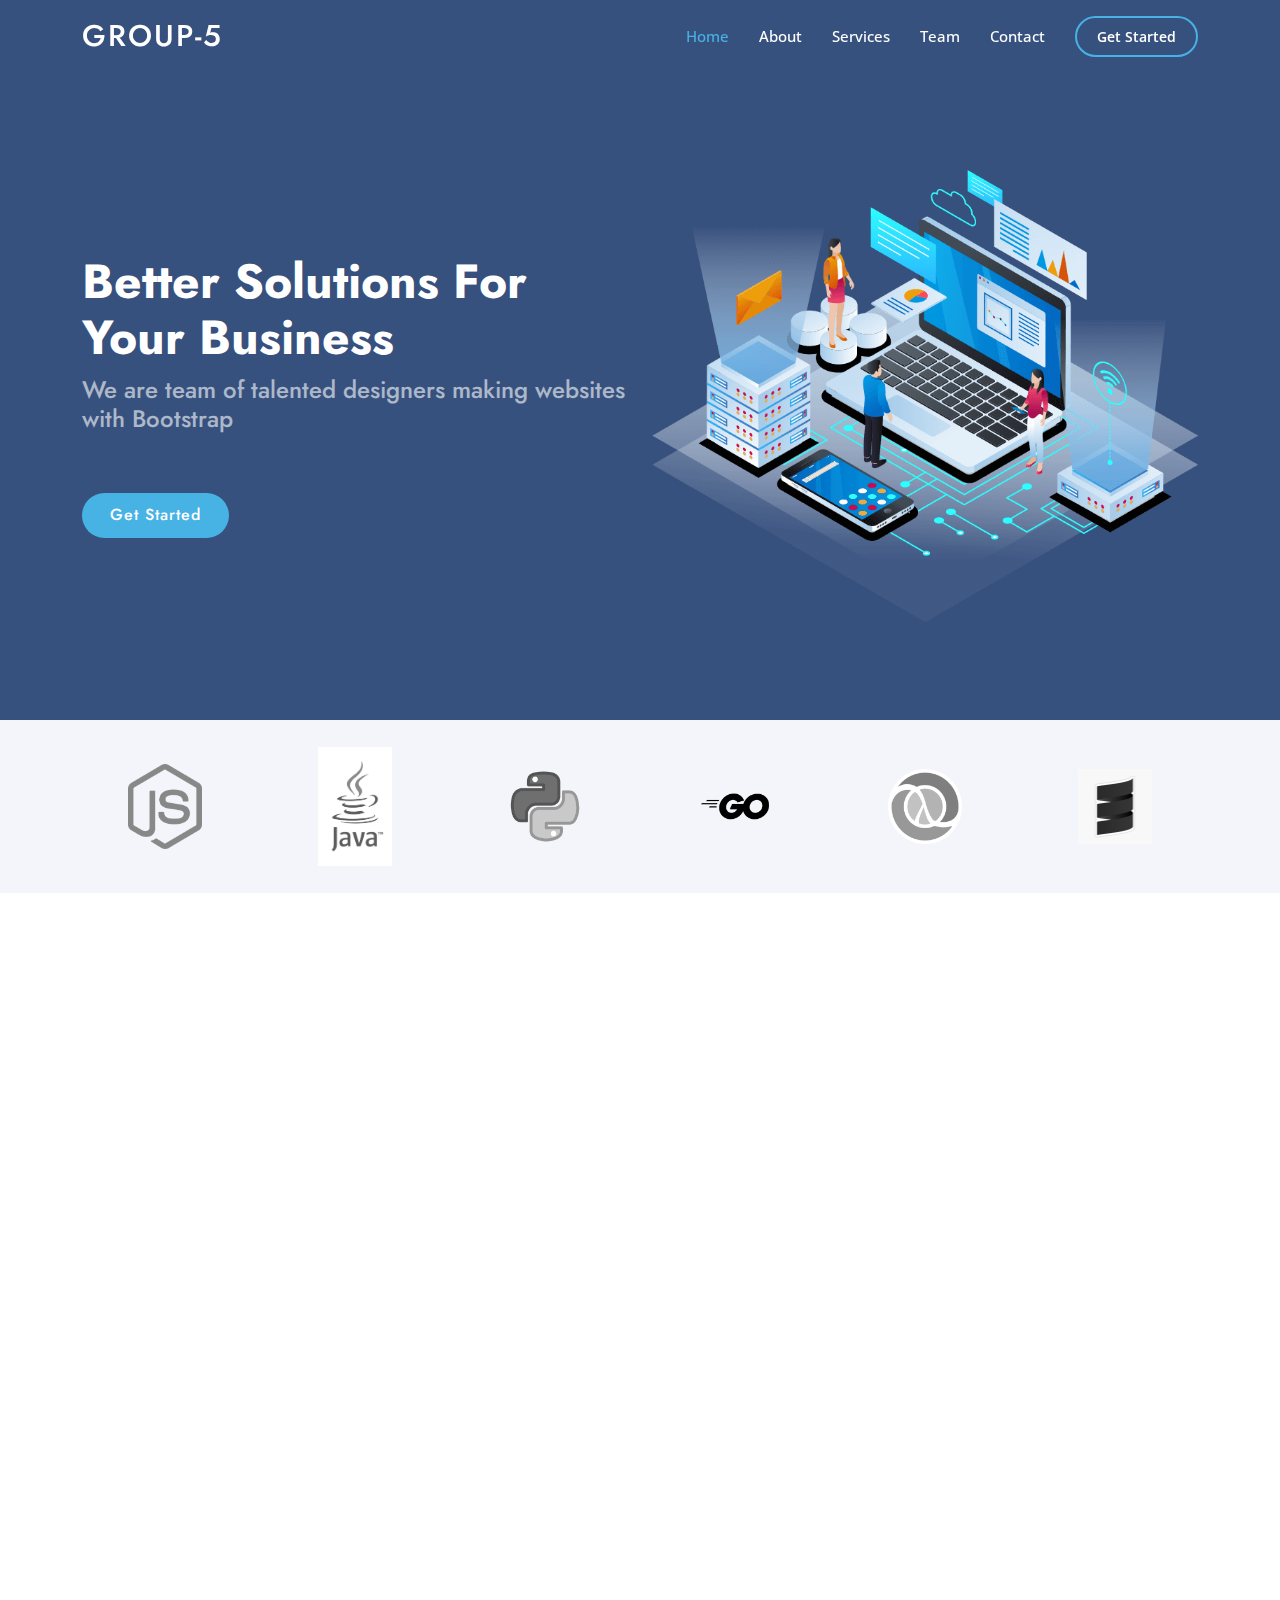
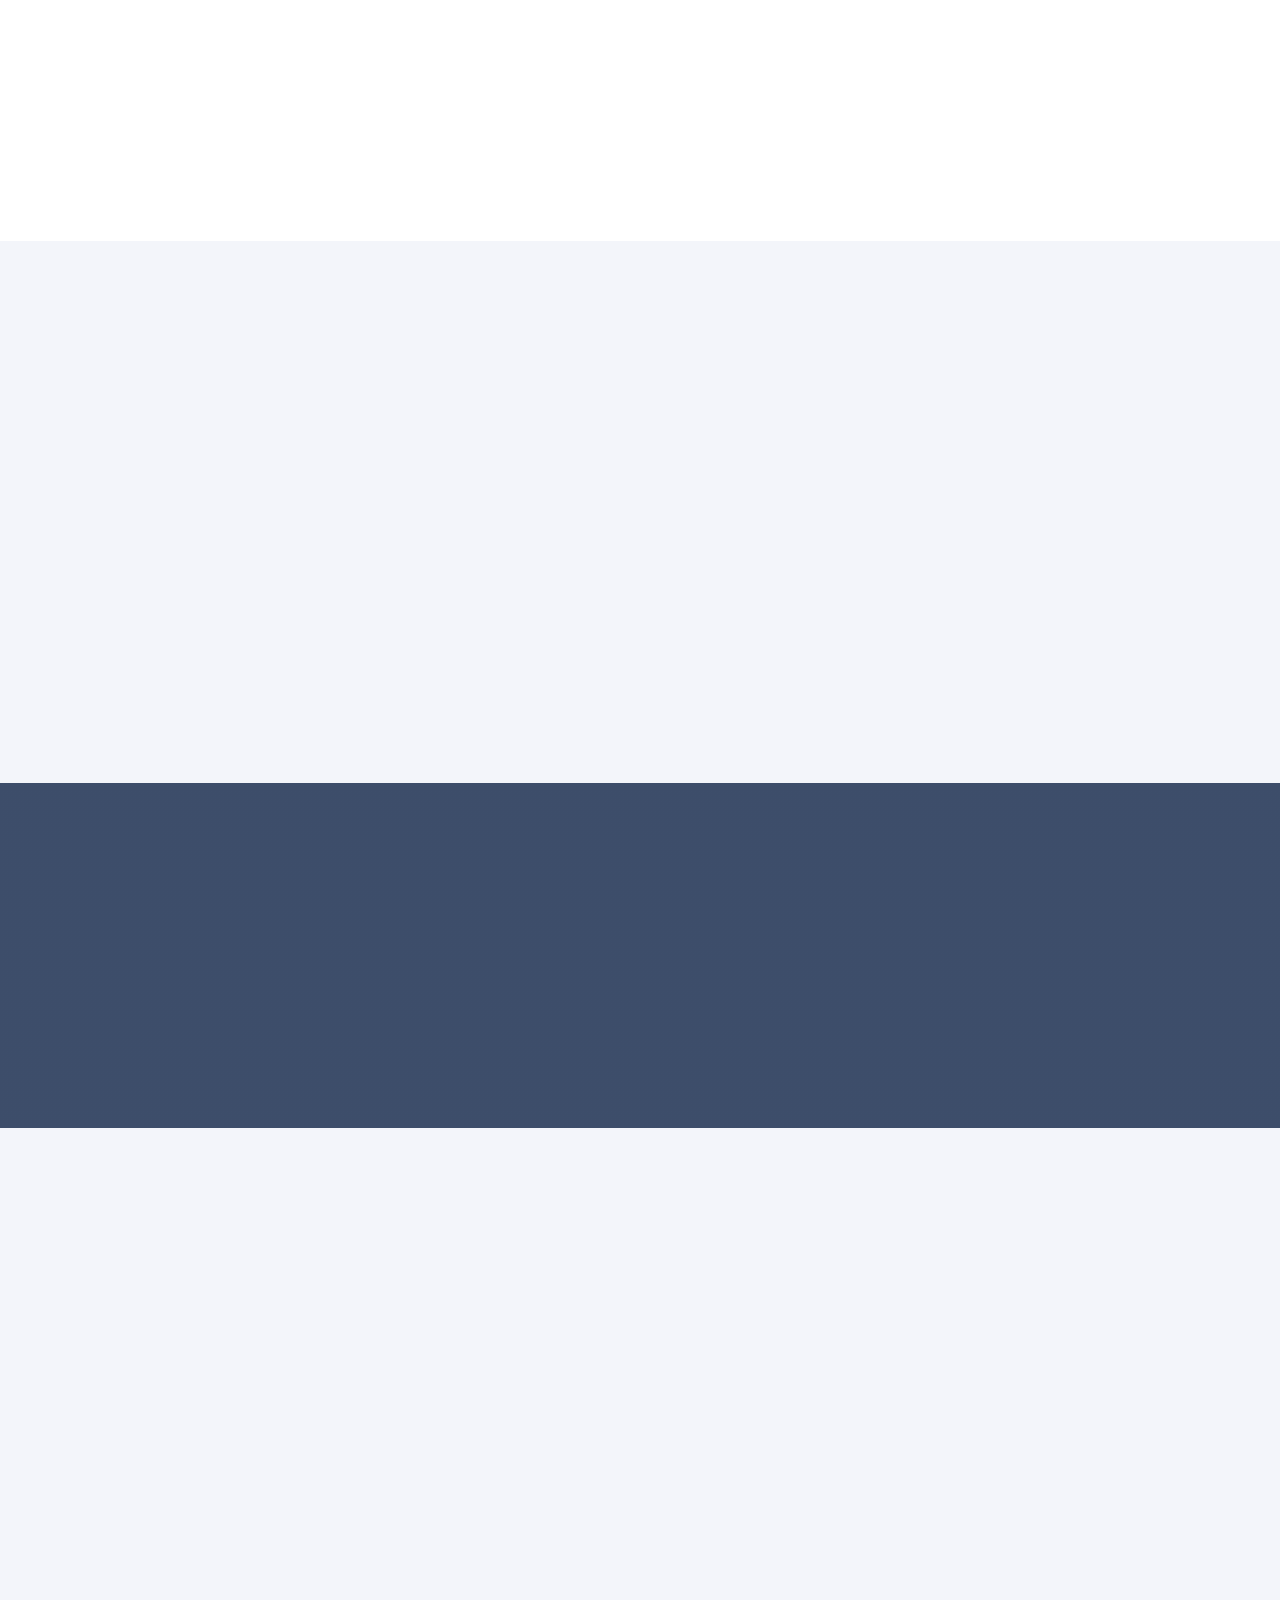
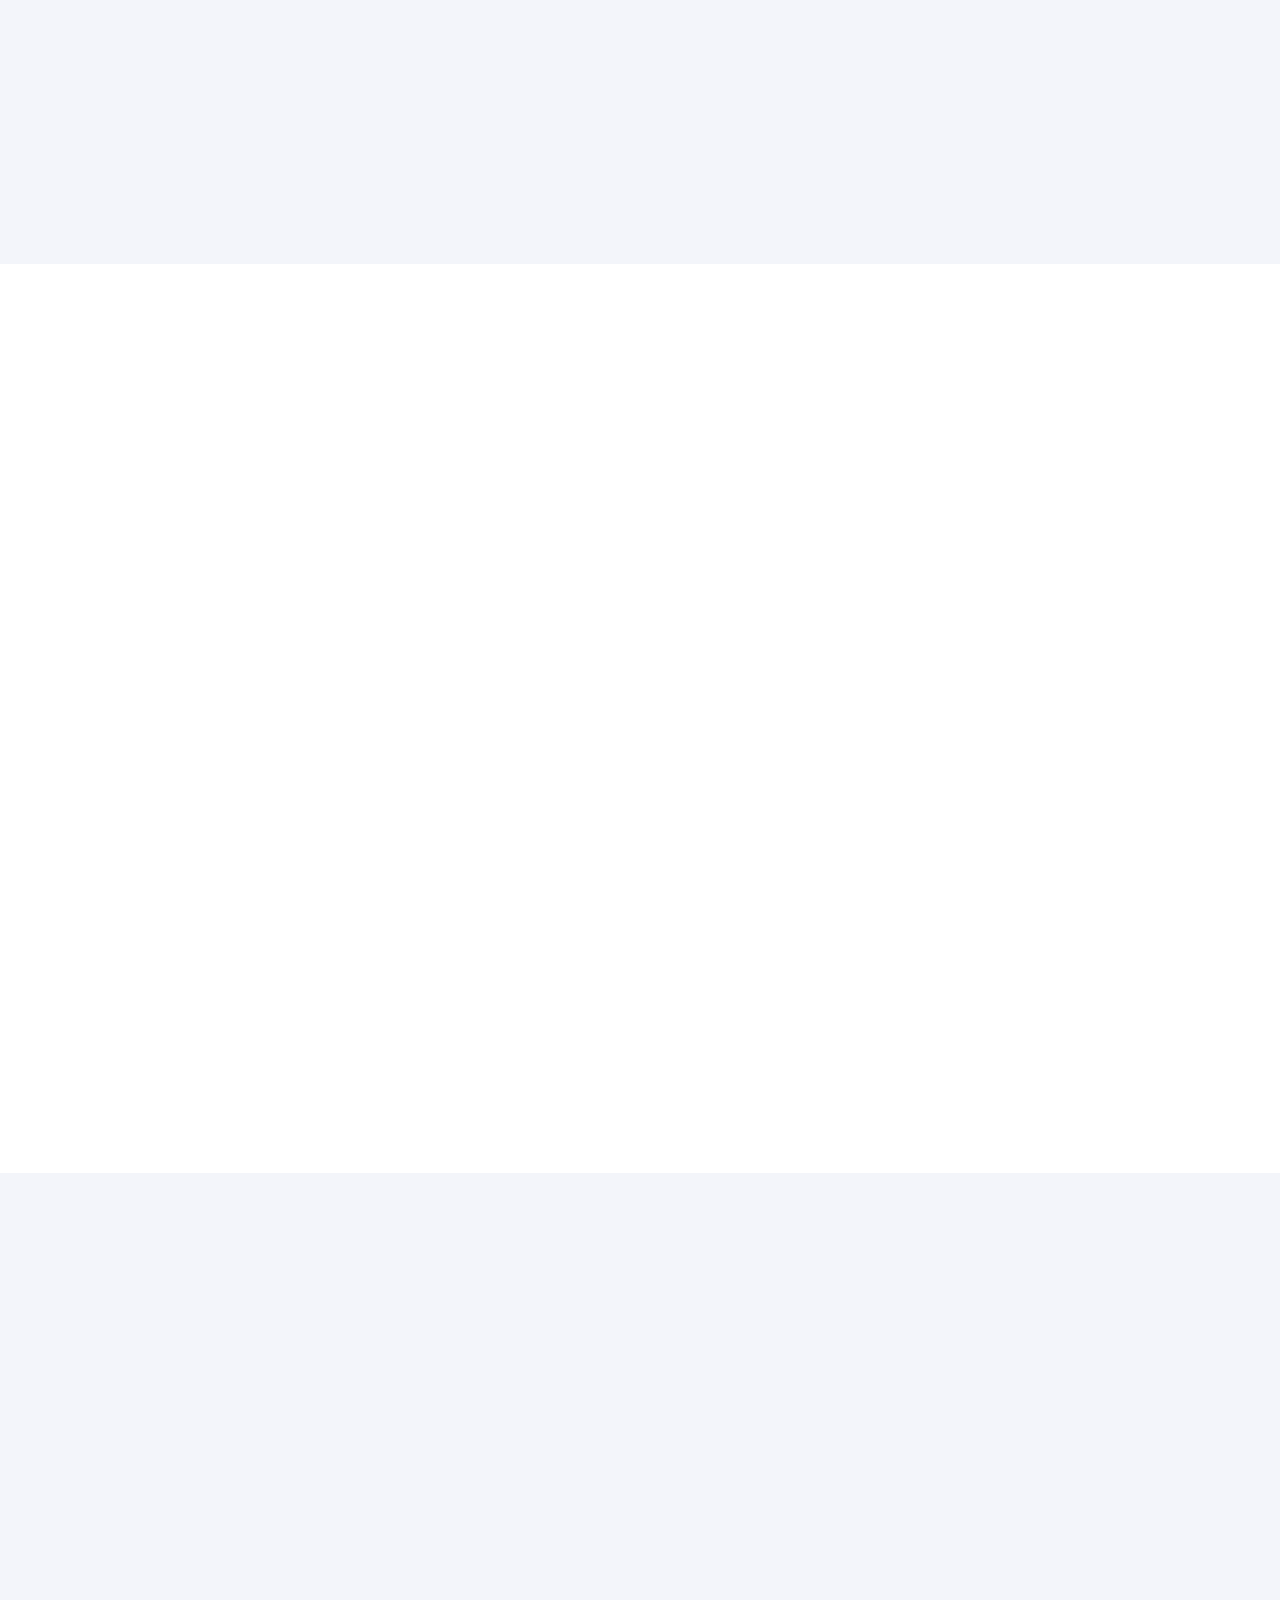
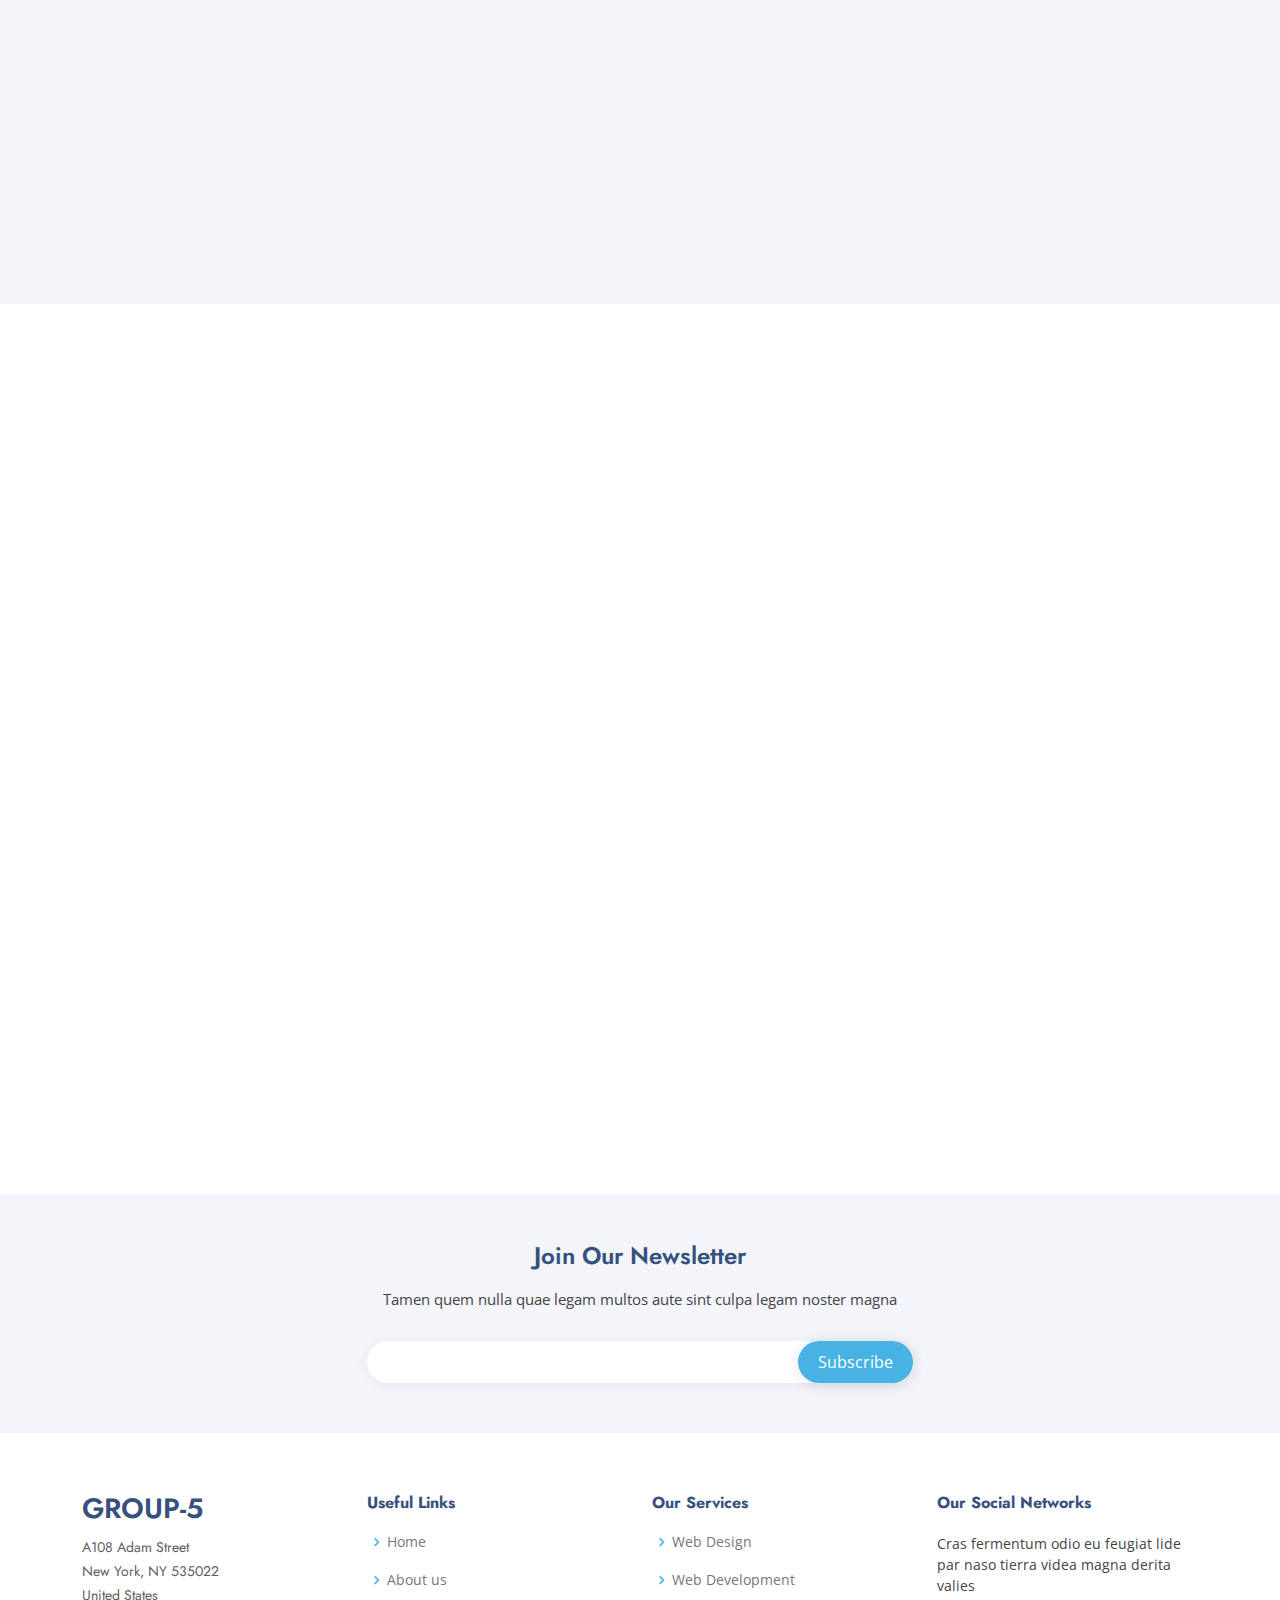
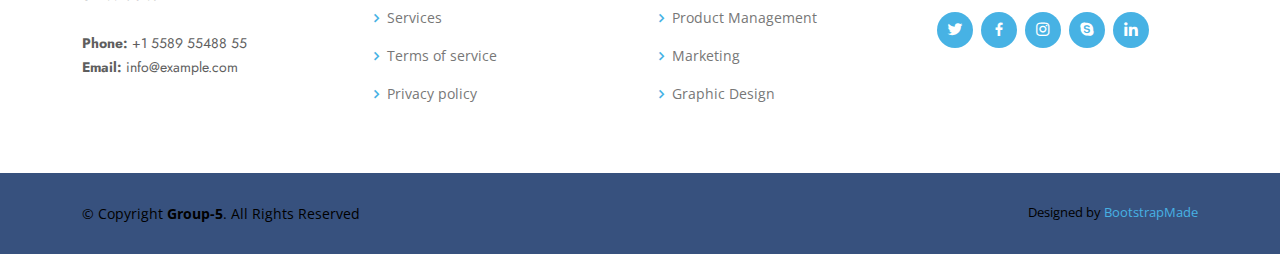
<file: index.html>
<!DOCTYPE html>
<html lang="en">

<head>
  <meta charset="utf-8">
  <meta content="width=device-width, initial-scale=1.0" name="viewport">

  <title>Group-5</title>
  <meta content="" name="description">
  <meta content="" name="keywords">

  <!-- Favicons -->
  <link href="assets/img/icon.png" rel="icon">
  <link href="assets/img/icon.png" rel="apple-touch-icon">

  <!-- Google Fonts -->
  <link href="https://fonts.googleapis.com/css?family=Open+Sans:300,300i,400,400i,600,600i,700,700i|Jost:300,300i,400,400i,500,500i,600,600i,700,700i|Poppins:300,300i,400,400i,500,500i,600,600i,700,700i" rel="stylesheet">

  <!-- Vendor CSS Files -->
  <link href="assets/vendor/aos/aos.css" rel="stylesheet">
  <link href="assets/vendor/bootstrap/css/bootstrap.min.css" rel="stylesheet">
  <link href="assets/vendor/bootstrap-icons/bootstrap-icons.css" rel="stylesheet">
  <link href="assets/vendor/boxicons/css/boxicons.min.css" rel="stylesheet">
  <link href="assets/vendor/glightbox/css/glightbox.min.css" rel="stylesheet">
  <link href="assets/vendor/remixicon/remixicon.css" rel="stylesheet">
  <link href="assets/vendor/swiper/swiper-bundle.min.css" rel="stylesheet">

  <!-- Template Main CSS File -->
  <link href="assets/css/style.css" rel="stylesheet">

  <!-- =======================================================
  
  * Updated: Sep 18 2023 with Bootstrap v5.3.2
  * Template URL: https://bootstrapmade.com/arsha-free-bootstrap-html-template-corporate/
  * Author: BootstrapMade.com
  * License: https://bootstrapmade.com/license/
  ======================================================== -->
</head>

<body>

  <!-- ======= Header ======= -->
  <header id="header" class="fixed-top ">
    <div class="container d-flex align-items-center">

      <h1 class="logo me-auto"><a href="index.html">Group-5</a></h1>
      <!-- Uncomment below if you prefer to use an image logo -->
      <!-- <a href="index.html" class="logo me-auto"><img src="assets/img/logo.png" alt="" class="img-fluid"></a>-->

      <nav id="navbar" class="navbar">
        <ul>
          <li><a class="nav-link scrollto active" href="#hero">Home</a></li>
          <li><a class="nav-link scrollto" href="#about">About</a></li>
          <li><a class="nav-link scrollto" href="#services">Services</a></li>
          
          <li><a class="nav-link scrollto" href="#team">Team</a></li>
         
          <li><a class="nav-link scrollto" href="#contact">Contact</a></li>
          <li><a class="getstarted scrollto" href="#about">Get Started</a></li>
        </ul>
        <i class="bi bi-list mobile-nav-toggle"></i>
      </nav><!-- .navbar -->

    </div>
  </header><!-- End Header -->

  <!-- ======= Hero Section ======= -->
  <section id="hero" class="d-flex align-items-center">

    <div class="container">
      <div class="row">
        <div class="col-lg-6 d-flex flex-column justify-content-center pt-4 pt-lg-0 order-2 order-lg-1" data-aos="fade-up" data-aos-delay="200">
          <h1>Better Solutions For Your Business</h1>
          <h2>We are team of talented designers making websites with Bootstrap</h2>
          <div class="d-flex justify-content-center justify-content-lg-start">
            <a href="#about" class="btn-get-started scrollto">Get Started</a>
            
          </div>
        </div>
        <div class="col-lg-6 order-1 order-lg-2 hero-img" data-aos="zoom-in" data-aos-delay="200">
          <img src="assets/img/hero-img.png" class="img-fluid animated" alt="">
        </div>
      </div>
    </div>

  </section><!-- End Hero -->

  <main id="main">

    <!-- ======= Clients Section ======= -->
    <section id="clients" class="clients section-bg">
      <div class="container">

        <div class="row" data-aos="zoom-in">

          <div class="col-lg-2 col-md-4 col-6 d-flex align-items-center justify-content-center">
            <img src="assets/img/clients/nodejs.png" class="img-fluid" alt="">
          </div>

          <div class="col-lg-2 col-md-4 col-6 d-flex align-items-center justify-content-center">
            <img src="assets/img/clients/java.jpeg" class="img-fluid" alt="">
          </div>

          <div class="col-lg-2 col-md-4 col-6 d-flex align-items-center justify-content-center">
            <img src="assets/img/clients/python.png" class="img-fluid" alt="">
          </div>

          <div class="col-lg-2 col-md-4 col-6 d-flex align-items-center justify-content-center">
            <img src="assets/img/clients/go.png" class="img-fluid" alt="">
          </div>

          <div class="col-lg-2 col-md-4 col-6 d-flex align-items-center justify-content-center">
            <img src="assets/img/clients/clojure.png" class="img-fluid" alt="">
          </div>

          <div class="col-lg-2 col-md-4 col-6 d-flex align-items-center justify-content-center">
            <img src="assets/img/clients/scala.jpg" class="img-fluid" alt="">
          </div>

        </div>

      </div>
    </section><!-- End Cliens Section -->

    <!-- ======= About Us Section ======= -->
    <section id="about" class="about">
      <div class="container" data-aos="fade-up">

        <div class="section-title">
          <h2>About Us</h2>
        </div>

        <div class="row content">
          <div class="col-lg-6">
            <p>
              Lorem ipsum dolor sit amet, consectetur adipiscing elit, sed do eiusmod tempor incididunt ut labore et dolore
              magna aliqua.
            </p>
            <ul>
              <li><i class="ri-check-double-line"></i> Ullamco laboris nisi ut aliquip ex ea commodo consequat</li>
              <li><i class="ri-check-double-line"></i> Duis aute irure dolor in reprehenderit in voluptate velit</li>
              <li><i class="ri-check-double-line"></i> Ullamco laboris nisi ut aliquip ex ea commodo consequat</li>
            </ul>
          </div>
          <div class="col-lg-6 pt-4 pt-lg-0">
            <p>
              Ullamco laboris nisi ut aliquip ex ea commodo consequat. Duis aute irure dolor in reprehenderit in voluptate
              velit esse cillum dolore eu fugiat nulla pariatur. Excepteur sint occaecat cupidatat non proident, sunt in
              culpa qui officia deserunt mollit anim id est laborum.
            </p>
            <a href="#" class="btn-learn-more">Learn More</a>
          </div>
        </div>

      </div>
    </section><!-- End About Us Section -->

   

    <!-- ======= Skills Section ======= -->
    <section id="skills" class="skills">
      <div class="container" data-aos="fade-up">

        <div class="row">
          <div class="col-lg-6 d-flex align-items-center" data-aos="fade-right" data-aos-delay="100">
            <img src="assets/img/skills.png" class="img-fluid" alt="">
          </div>
          <div class="col-lg-6 pt-4 pt-lg-0 content" data-aos="fade-left" data-aos-delay="100">
            <h3>Voluptatem dignissimos provident quasi corporis voluptates</h3>
            <p class="fst-italic">
              Lorem ipsum dolor sit amet, consectetur adipiscing elit, sed do eiusmod tempor incididunt ut labore et dolore
              magna aliqua.
            </p>

            <div class="skills-content">

              <div class="progress">
                <span class="skill">HTML <i class="val">100%</i></span>
                <div class="progress-bar-wrap">
                  <div class="progress-bar" role="progressbar" aria-valuenow="100" aria-valuemin="0" aria-valuemax="100"></div>
                </div>
              </div>

              <div class="progress">
                <span class="skill">CSS <i class="val">90%</i></span>
                <div class="progress-bar-wrap">
                  <div class="progress-bar" role="progressbar" aria-valuenow="90" aria-valuemin="0" aria-valuemax="100"></div>
                </div>
              </div>

              <div class="progress">
                <span class="skill">JavaScript <i class="val">75%</i></span>
                <div class="progress-bar-wrap">
                  <div class="progress-bar" role="progressbar" aria-valuenow="75" aria-valuemin="0" aria-valuemax="100"></div>
                </div>
              </div>

              <div class="progress">
                <span class="skill">Photoshop <i class="val">55%</i></span>
                <div class="progress-bar-wrap">
                  <div class="progress-bar" role="progressbar" aria-valuenow="55" aria-valuemin="0" aria-valuemax="100"></div>
                </div>
              </div>

            </div>

          </div>
        </div>

      </div>
    </section><!-- End Skills Section -->

    <!-- ======= Services Section ======= -->
    <section id="services" class="services section-bg">
      <div class="container" data-aos="fade-up">

        <div class="section-title">
          <h2>Services</h2>
          <p>Magnam dolores commodi suscipit. Necessitatibus eius consequatur ex aliquid fuga eum quidem. Sit sint consectetur velit. Quisquam quos quisquam cupiditate. Et nemo qui impedit suscipit alias ea. Quia fugiat sit in iste officiis commodi quidem hic quas.</p>
        </div>

        <div class="row">
          <div class="col-xl-3 col-md-6 d-flex align-items-stretch" data-aos="zoom-in" data-aos-delay="100">
            <div class="icon-box">
              <div class="icon"><i class="bx bxl-dribbble"></i></div>
              <h4><a href="">Lorem Ipsum</a></h4>
              <p>Voluptatum deleniti atque corrupti quos dolores et quas molestias excepturi</p>
            </div>
          </div>

          <div class="col-xl-3 col-md-6 d-flex align-items-stretch mt-4 mt-md-0" data-aos="zoom-in" data-aos-delay="200">
            <div class="icon-box">
              <div class="icon"><i class="bx bx-file"></i></div>
              <h4><a href="">Sed ut perspici</a></h4>
              <p>Duis aute irure dolor in reprehenderit in voluptate velit esse cillum dolore</p>
            </div>
          </div>

          <div class="col-xl-3 col-md-6 d-flex align-items-stretch mt-4 mt-xl-0" data-aos="zoom-in" data-aos-delay="300">
            <div class="icon-box">
              <div class="icon"><i class="bx bx-tachometer"></i></div>
              <h4><a href="">Magni Dolores</a></h4>
              <p>Excepteur sint occaecat cupidatat non proident, sunt in culpa qui officia</p>
            </div>
          </div>

          <div class="col-xl-3 col-md-6 d-flex align-items-stretch mt-4 mt-xl-0" data-aos="zoom-in" data-aos-delay="400">
            <div class="icon-box">
              <div class="icon"><i class="bx bx-layer"></i></div>
              <h4><a href="">Nemo Enim</a></h4>
              <p>At vero eos et accusamus et iusto odio dignissimos ducimus qui blanditiis</p>
            </div>
          </div>

        </div>

      </div>
    </section><!-- End Services Section -->

    <!-- ======= Cta Section ======= -->
    <section id="cta" class="cta">
      <div class="container" data-aos="zoom-in">

        <div class="row">
          <div class="col-lg-9 text-center text-lg-start">
            <h3>Call To Action</h3>
            <p> Duis aute irure dolor in reprehenderit in voluptate velit esse cillum dolore eu fugiat nulla pariatur. Excepteur sint occaecat cupidatat non proident, sunt in culpa qui officia deserunt mollit anim id est laborum.</p>
          </div>
          <div class="col-lg-3 cta-btn-container text-center">
            <a class="cta-btn align-middle" href="#">Call To Action</a>
          </div>
        </div>

      </div>
    </section><!-- End Cta Section -->

    
    <!-- ======= Team Section ======= -->
    <section id="team" class="team section-bg">
      <div class="container" data-aos="fade-up">

        <div class="section-title">
          <h2>Team</h2>
          <p>Magnam dolores commodi suscipit. Necessitatibus eius consequatur ex aliquid fuga eum quidem. Sit sint consectetur velit. Quisquam quos quisquam cupiditate. Et nemo qui impedit suscipit alias ea. Quia fugiat sit in iste officiis commodi quidem hic quas.</p>
        </div>

        <div class="row">

          <div class="col-lg-6" data-aos="zoom-in" data-aos-delay="100">
            <div class="member d-flex align-items-start">
              <div class="pic"><img src="assets/img/team/team-1.jpg" class="img-fluid" alt=""></div>
              <div class="member-info">
                <h4>Walter White</h4>
                <span>Chief Executive Officer</span>
                <p>Explicabo voluptatem mollitia et repellat qui dolorum quasi</p>
                <div class="social">
                  <a href=""><i class="ri-twitter-fill"></i></a>
                  <a href=""><i class="ri-facebook-fill"></i></a>
                  <a href=""><i class="ri-instagram-fill"></i></a>
                  <a href=""> <i class="ri-linkedin-box-fill"></i> </a>
                </div>
              </div>
            </div>
          </div>

          <div class="col-lg-6 mt-4 mt-lg-0" data-aos="zoom-in" data-aos-delay="200">
            <div class="member d-flex align-items-start">
              <div class="pic"><img src="assets/img/team/team-2.jpg" class="img-fluid" alt=""></div>
              <div class="member-info">
                <h4>Sarah Jhonson</h4>
                <span>Product Manager</span>
                <p>Aut maiores voluptates amet et quis praesentium qui senda para</p>
                <div class="social">
                  <a href=""><i class="ri-twitter-fill"></i></a>
                  <a href=""><i class="ri-facebook-fill"></i></a>
                  <a href=""><i class="ri-instagram-fill"></i></a>
                  <a href=""> <i class="ri-linkedin-box-fill"></i> </a>
                </div>
              </div>
            </div>
          </div>

          <div class="col-lg-6 mt-4" data-aos="zoom-in" data-aos-delay="300">
            <div class="member d-flex align-items-start">
              <div class="pic"><img src="assets/img/team/team-3.jpg" class="img-fluid" alt=""></div>
              <div class="member-info">
                <h4>William Anderson</h4>
                <span>CTO</span>
                <p>Quisquam facilis cum velit laborum corrupti fuga rerum quia</p>
                <div class="social">
                  <a href=""><i class="ri-twitter-fill"></i></a>
                  <a href=""><i class="ri-facebook-fill"></i></a>
                  <a href=""><i class="ri-instagram-fill"></i></a>
                  <a href=""> <i class="ri-linkedin-box-fill"></i> </a>
                </div>
              </div>
            </div>
          </div>

          <div class="col-lg-6 mt-4" data-aos="zoom-in" data-aos-delay="400">
            <div class="member d-flex align-items-start">
              <div class="pic"><img src="assets/img/team/team-4.jpg" class="img-fluid" alt=""></div>
              <div class="member-info">
                <h4>Amanda Jepson</h4>
                <span>Accountant</span>
                <p>Dolorum tempora officiis odit laborum officiis et et accusamus</p>
                <div class="social">
                  <a href=""><i class="ri-twitter-fill"></i></a>
                  <a href=""><i class="ri-facebook-fill"></i></a>
                  <a href=""><i class="ri-instagram-fill"></i></a>
                  <a href=""> <i class="ri-linkedin-box-fill"></i> </a>
                </div>
              </div>
            </div>
          </div>

        </div>

      </div>
    </section><!-- End Team Section -->

    <!-- ======= Pricing Section ======= -->
    <section id="pricing" class="pricing">
      <div class="container" data-aos="fade-up">

        <div class="section-title">
          <h2>Pricing</h2>
          <p>Magnam dolores commodi suscipit. Necessitatibus eius consequatur ex aliquid fuga eum quidem. Sit sint consectetur velit. Quisquam quos quisquam cupiditate. Et nemo qui impedit suscipit alias ea. Quia fugiat sit in iste officiis commodi quidem hic quas.</p>
        </div>

        <div class="row">

          <div class="col-lg-4" data-aos="fade-up" data-aos-delay="100">
            <div class="box">
              <h3>Free Plan</h3>
              <h4><sup>$</sup>0<span>per month</span></h4>
              <ul>
                <li><i class="bx bx-check"></i> Quam adipiscing vitae proin</li>
                <li><i class="bx bx-check"></i> Nec feugiat nisl pretium</li>
                <li><i class="bx bx-check"></i> Nulla at volutpat diam uteera</li>
                <li class="na"><i class="bx bx-x"></i> <span>Pharetra massa massa ultricies</span></li>
                <li class="na"><i class="bx bx-x"></i> <span>Massa ultricies mi quis hendrerit</span></li>
              </ul>
              <a href="#" class="buy-btn">Get Started</a>
            </div>
          </div>

          <div class="col-lg-4 mt-4 mt-lg-0" data-aos="fade-up" data-aos-delay="200">
            <div class="box featured">
              <h3>Business Plan</h3>
              <h4><sup>$</sup>29<span>per month</span></h4>
              <ul>
                <li><i class="bx bx-check"></i> Quam adipiscing vitae proin</li>
                <li><i class="bx bx-check"></i> Nec feugiat nisl pretium</li>
                <li><i class="bx bx-check"></i> Nulla at volutpat diam uteera</li>
                <li><i class="bx bx-check"></i> Pharetra massa massa ultricies</li>
                <li><i class="bx bx-check"></i> Massa ultricies mi quis hendrerit</li>
              </ul>
              <a href="#" class="buy-btn">Get Started</a>
            </div>
          </div>

          <div class="col-lg-4 mt-4 mt-lg-0" data-aos="fade-up" data-aos-delay="300">
            <div class="box">
              <h3>Developer Plan</h3>
              <h4><sup>$</sup>49<span>per month</span></h4>
              <ul>
                <li><i class="bx bx-check"></i> Quam adipiscing vitae proin</li>
                <li><i class="bx bx-check"></i> Nec feugiat nisl pretium</li>
                <li><i class="bx bx-check"></i> Nulla at volutpat diam uteera</li>
                <li><i class="bx bx-check"></i> Pharetra massa massa ultricies</li>
                <li><i class="bx bx-check"></i> Massa ultricies mi quis hendrerit</li>
              </ul>
              <a href="#" class="buy-btn">Get Started</a>
            </div>
          </div>

        </div>

      </div>
    </section><!-- End Pricing Section -->

    <!-- ======= Frequently Asked Questions Section ======= -->
    <section id="faq" class="faq section-bg">
      <div class="container" data-aos="fade-up">

        <div class="section-title">
          <h2>Frequently Asked Questions</h2>
          <p>Magnam dolores commodi suscipit. Necessitatibus eius consequatur ex aliquid fuga eum quidem. Sit sint consectetur velit. Quisquam quos quisquam cupiditate. Et nemo qui impedit suscipit alias ea. Quia fugiat sit in iste officiis commodi quidem hic quas.</p>
        </div>

        <div class="faq-list">
          <ul>
            <li data-aos="fade-up" data-aos-delay="100">
              <i class="bx bx-help-circle icon-help"></i> <a data-bs-toggle="collapse" class="collapse" data-bs-target="#faq-list-1">Non consectetur a erat nam at lectus urna duis? <i class="bx bx-chevron-down icon-show"></i><i class="bx bx-chevron-up icon-close"></i></a>
              <div id="faq-list-1" class="collapse show" data-bs-parent=".faq-list">
                <p>
                  Feugiat pretium nibh ipsum consequat. Tempus iaculis urna id volutpat lacus laoreet non curabitur gravida. Venenatis lectus magna fringilla urna porttitor rhoncus dolor purus non.
                </p>
              </div>
            </li>

            <li data-aos="fade-up" data-aos-delay="200">
              <i class="bx bx-help-circle icon-help"></i> <a data-bs-toggle="collapse" data-bs-target="#faq-list-2" class="collapsed">Feugiat scelerisque varius morbi enim nunc? <i class="bx bx-chevron-down icon-show"></i><i class="bx bx-chevron-up icon-close"></i></a>
              <div id="faq-list-2" class="collapse" data-bs-parent=".faq-list">
                <p>
                  Dolor sit amet consectetur adipiscing elit pellentesque habitant morbi. Id interdum velit laoreet id donec ultrices. Fringilla phasellus faucibus scelerisque eleifend donec pretium. Est pellentesque elit ullamcorper dignissim. Mauris ultrices eros in cursus turpis massa tincidunt dui.
                </p>
              </div>
            </li>

            <li data-aos="fade-up" data-aos-delay="300">
              <i class="bx bx-help-circle icon-help"></i> <a data-bs-toggle="collapse" data-bs-target="#faq-list-3" class="collapsed">Dolor sit amet consectetur adipiscing elit? <i class="bx bx-chevron-down icon-show"></i><i class="bx bx-chevron-up icon-close"></i></a>
              <div id="faq-list-3" class="collapse" data-bs-parent=".faq-list">
                <p>
                  Eleifend mi in nulla posuere sollicitudin aliquam ultrices sagittis orci. Faucibus pulvinar elementum integer enim. Sem nulla pharetra diam sit amet nisl suscipit. Rutrum tellus pellentesque eu tincidunt. Lectus urna duis convallis convallis tellus. Urna molestie at elementum eu facilisis sed odio morbi quis
                </p>
              </div>
            </li>

            <li data-aos="fade-up" data-aos-delay="400">
              <i class="bx bx-help-circle icon-help"></i> <a data-bs-toggle="collapse" data-bs-target="#faq-list-4" class="collapsed">Tempus quam pellentesque nec nam aliquam sem et tortor consequat? <i class="bx bx-chevron-down icon-show"></i><i class="bx bx-chevron-up icon-close"></i></a>
              <div id="faq-list-4" class="collapse" data-bs-parent=".faq-list">
                <p>
                  Molestie a iaculis at erat pellentesque adipiscing commodo. Dignissim suspendisse in est ante in. Nunc vel risus commodo viverra maecenas accumsan. Sit amet nisl suscipit adipiscing bibendum est. Purus gravida quis blandit turpis cursus in.
                </p>
              </div>
            </li>

            <li data-aos="fade-up" data-aos-delay="500">
              <i class="bx bx-help-circle icon-help"></i> <a data-bs-toggle="collapse" data-bs-target="#faq-list-5" class="collapsed">Tortor vitae purus faucibus ornare. Varius vel pharetra vel turpis nunc eget lorem dolor? <i class="bx bx-chevron-down icon-show"></i><i class="bx bx-chevron-up icon-close"></i></a>
              <div id="faq-list-5" class="collapse" data-bs-parent=".faq-list">
                <p>
                  Laoreet sit amet cursus sit amet dictum sit amet justo. Mauris vitae ultricies leo integer malesuada nunc vel. Tincidunt eget nullam non nisi est sit amet. Turpis nunc eget lorem dolor sed. Ut venenatis tellus in metus vulputate eu scelerisque.
                </p>
              </div>
            </li>

          </ul>
        </div>

      </div>
    </section><!-- End Frequently Asked Questions Section -->

    <!-- ======= Contact Section ======= -->
    <section id="contact" class="contact">
      <div class="container" data-aos="fade-up">

        <div class="section-title">
          <h2>Contact</h2>
          <p>Magnam dolores commodi suscipit. Necessitatibus eius consequatur ex aliquid fuga eum quidem. Sit sint consectetur velit. Quisquam quos quisquam cupiditate. Et nemo qui impedit suscipit alias ea. Quia fugiat sit in iste officiis commodi quidem hic quas.</p>
        </div>

        <div class="row">

          <div class="col-lg-5 d-flex align-items-stretch">
            <div class="info">
              <div class="address">
                <i class="bi bi-geo-alt"></i>
                <h4>Location:</h4>
                <p>A108 Adam Street, New York, NY 535022</p>
              </div>

              <div class="email">
                <i class="bi bi-envelope"></i>
                <h4>Email:</h4>
                <p>info@example.com</p>
              </div>

              <div class="phone">
                <i class="bi bi-phone"></i>
                <h4>Call:</h4>
                <p>+1 5589 55488 55s</p>
              </div>

              <iframe src="https://www.google.com/maps/embed?pb=!1m14!1m8!1m3!1d12097.433213460943!2d-74.0062269!3d40.7101282!3m2!1i1024!2i768!4f13.1!3m3!1m2!1s0x0%3A0xb89d1fe6bc499443!2sDowntown+Conference+Center!5e0!3m2!1smk!2sbg!4v1539943755621" frameborder="0" style="border:0; width: 100%; height: 290px;" allowfullscreen></iframe>
            </div>

          </div>

          <div class="col-lg-7 mt-5 mt-lg-0 d-flex align-items-stretch">
            <form action="forms/contact.php" method="post" role="form" class="php-email-form">
              <div class="row">
                <div class="form-group col-md-6">
                  <label for="name">Your Name</label>
                  <input type="text" name="name" class="form-control" id="name" required>
                </div>
                <div class="form-group col-md-6">
                  <label for="name">Your Email</label>
                  <input type="email" class="form-control" name="email" id="email" required>
                </div>
              </div>
              <div class="form-group">
                <label for="name">Subject</label>
                <input type="text" class="form-control" name="subject" id="subject" required>
              </div>
              <div class="form-group">
                <label for="name">Message</label>
                <textarea class="form-control" name="message" rows="10" required></textarea>
              </div>
              <div class="my-3">
                <div class="loading">Loading</div>
                <div class="error-message"></div>
                <div class="sent-message">Your message has been sent. Thank you!</div>
              </div>
              <div class="text-center"><button type="submit">Send Message</button></div>
            </form>
          </div>

        </div>

      </div>
    </section><!-- End Contact Section -->

  </main><!-- End #main -->

  <!-- ======= Footer ======= -->
  <footer id="footer">

    <div class="footer-newsletter">
      <div class="container">
        <div class="row justify-content-center">
          <div class="col-lg-6">
            <h4>Join Our Newsletter</h4>
            <p>Tamen quem nulla quae legam multos aute sint culpa legam noster magna</p>
            <form action="" method="post">
              <input type="email" name="email"><input type="submit" value="Subscribe">
            </form>
          </div>
        </div>
      </div>
    </div>

    <div class="footer-top">
      <div class="container">
        <div class="row">

          <div class="col-lg-3 col-md-6 footer-contact">
            <h3>Group-5</h3>
            <p>
              A108 Adam Street <br>
              New York, NY 535022<br>
              United States <br><br>
              <strong>Phone:</strong> +1 5589 55488 55<br>
              <strong>Email:</strong> info@example.com<br>
            </p>
          </div>

          <div class="col-lg-3 col-md-6 footer-links">
            <h4>Useful Links</h4>
            <ul>
              <li><i class="bx bx-chevron-right"></i> <a href="#">Home</a></li>
              <li><i class="bx bx-chevron-right"></i> <a href="#">About us</a></li>
              <li><i class="bx bx-chevron-right"></i> <a href="#">Services</a></li>
              <li><i class="bx bx-chevron-right"></i> <a href="#">Terms of service</a></li>
              <li><i class="bx bx-chevron-right"></i> <a href="#">Privacy policy</a></li>
            </ul>
          </div>

          <div class="col-lg-3 col-md-6 footer-links">
            <h4>Our Services</h4>
            <ul>
              <li><i class="bx bx-chevron-right"></i> <a href="#">Web Design</a></li>
              <li><i class="bx bx-chevron-right"></i> <a href="#">Web Development</a></li>
              <li><i class="bx bx-chevron-right"></i> <a href="#">Product Management</a></li>
              <li><i class="bx bx-chevron-right"></i> <a href="#">Marketing</a></li>
              <li><i class="bx bx-chevron-right"></i> <a href="#">Graphic Design</a></li>
            </ul>
          </div>

          <div class="col-lg-3 col-md-6 footer-links">
            <h4>Our Social Networks</h4>
            <p>Cras fermentum odio eu feugiat lide par naso tierra videa magna derita valies</p>
            <div class="social-links mt-3">
              <a href="#" class="twitter"><i class="bx bxl-twitter"></i></a>
              <a href="#" class="facebook"><i class="bx bxl-facebook"></i></a>
              <a href="#" class="instagram"><i class="bx bxl-instagram"></i></a>
              <a href="#" class="google-plus"><i class="bx bxl-skype"></i></a>
              <a href="#" class="linkedin"><i class="bx bxl-linkedin"></i></a>
            </div>
          </div>

        </div>
      </div>
    </div>

    <div class="container footer-bottom clearfix">
      <div class="copyright">
        &copy; Copyright <strong><span>Group-5</span></strong>. All Rights Reserved
      </div>
      <div class="credits">
        <!-- All the links in the footer should remain intact. -->
        <!-- You can delete the links only if you purchased the pro version. -->
        <!-- Licensing information: https://bootstrapmade.com/license/ -->
        <!-- Purchase the pro version with working PHP/AJAX contact form: https://bootstrapmade.com/arsha-free-bootstrap-html-template-corporate/ -->
        Designed by <a href="https://bootstrapmade.com/">BootstrapMade</a>
      </div>
    </div>
  </footer><!-- End Footer -->

  <div id="preloader"></div>
  <a href="#" class="back-to-top d-flex align-items-center justify-content-center"><i class="bi bi-arrow-up-short"></i></a>

  <!-- Vendor JS Files -->
  <script src="assets/vendor/aos/aos.js"></script>
  <script src="assets/vendor/bootstrap/js/bootstrap.bundle.min.js"></script>
  <script src="assets/vendor/glightbox/js/glightbox.min.js"></script>
  <script src="assets/vendor/isotope-layout/isotope.pkgd.min.js"></script>
  <script src="assets/vendor/swiper/swiper-bundle.min.js"></script>
  <script src="assets/vendor/waypoints/noframework.waypoints.js"></script>
  <script src="assets/vendor/php-email-form/validate.js"></script>

  <!-- Template Main JS File -->
  <script src="assets/js/main.js"></script>

</body>

</html>
</file>
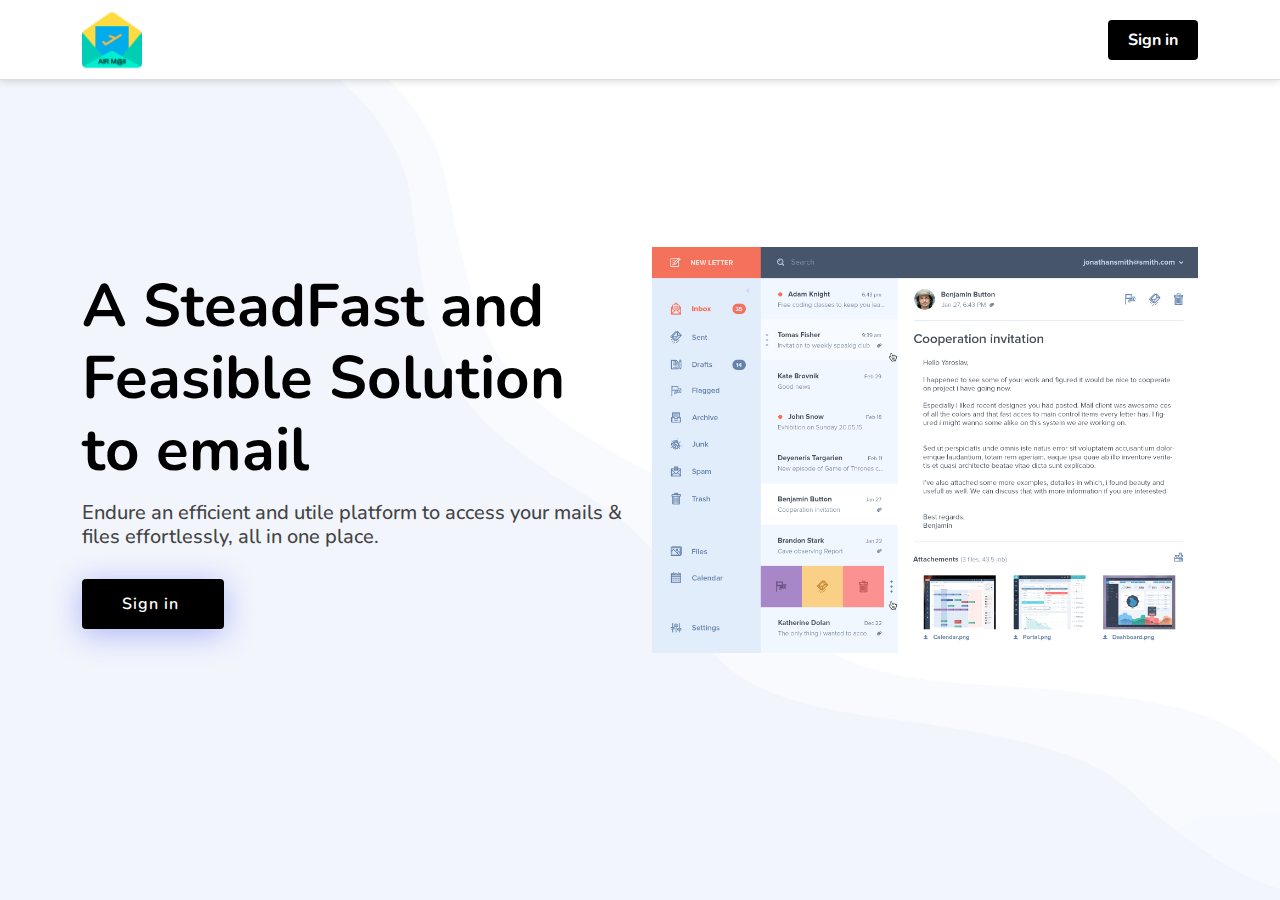
<file: Air M@il/getvmail.com/index.html>
<!DOCTYPE html>
<html lang="en">

<head>
    <meta charset="utf-8">
    <meta content="width=device-width, initial-scale=1.0" name="viewport">

    <title>AIR M@il</title>
    <meta content="" name="description">

    <meta content="" name="keywords">
    <!-- Favicons -->
    <link href="assets/img/AIR.png" rel="icon">

    <!-- Google Fonts -->
    <link href="https://fonts.googleapis.com/css?family=Open+Sans:300,300i,400,400i,600,600i,700,700i|Nunito:300,300i,400,400i,600,600i,700,700i|Poppins:300,300i,400,400i,500,500i,600,600i,700,700i" rel="stylesheet">

    <!-- Vendor CSS Files -->
    <link href="assets/vendor/bootstrap/css/bootstrap.min.css" rel="stylesheet">
    <link href="assets/css/style.css" rel="stylesheet">


</head>

<body>

    <!-- ======= Header ======= -->
    <header id="header" class="header fixed-top">
        <div class="container-fluid container-xl d-flex align-items-center justify-content-between">

            <a href="http://getvmail.com/" class="logo d-flex align-items-center">
        <img src="assets/img/air-mail.png" alt="">
      </a>


            <nav id="navbar" class="navbar">
                <ul>
                    <!-- <li><a class="nav-link scrollto" href="#">Sign in</a></li> -->
                    <li><a class="getstarted scrollto" href="https://getvmail.com:2096/" target="_blank">Sign in</a></li>
                </ul>
                <i class="bi bi-list mobile-nav-toggle"></i>
            </nav>
            <!-- .navbar -->

        </div>
    </header>
    <!-- End Header -->

    <!-- ======= Hero Section ======= -->
    <section id="hero" class="hero d-flex align-items-center">

        <div class="container">
            <div class="row">
                <div class="col-lg-6 d-flex flex-column justify-content-center">
                    <h1 data-aos="fade-up">A SteadFast and Feasible Solution <br>to email</h1>
                    <h2 data-aos="fade-up" data-aos-delay="400">Endure an efficient and utile platform to access your mails & files effortlessly, all in one place.</h2>
                    <div data-aos="fade-up" data-aos-delay="600">
                        <div class="text-center text-lg-start">
                            <a href="https://getvmail.com:2096/" target="_blank" class="btn-get-started scrollto d-inline-flex align-items-center justify-content-center align-self-center">
                <span>Sign in</span>
                <i class="bi bi-arrow-right"></i>
              </a>
                        </div>
                    </div>
                </div>
                <div class="col-lg-6 hero-img" data-aos="zoom-out" data-aos-delay="200">
                    <img src="assets/img/Email-ui-small.png" class="img-fluid" alt="">
                </div>
            </div>
        </div>

    </section>
    <!-- End Hero -->
</body>

</html>
</file>
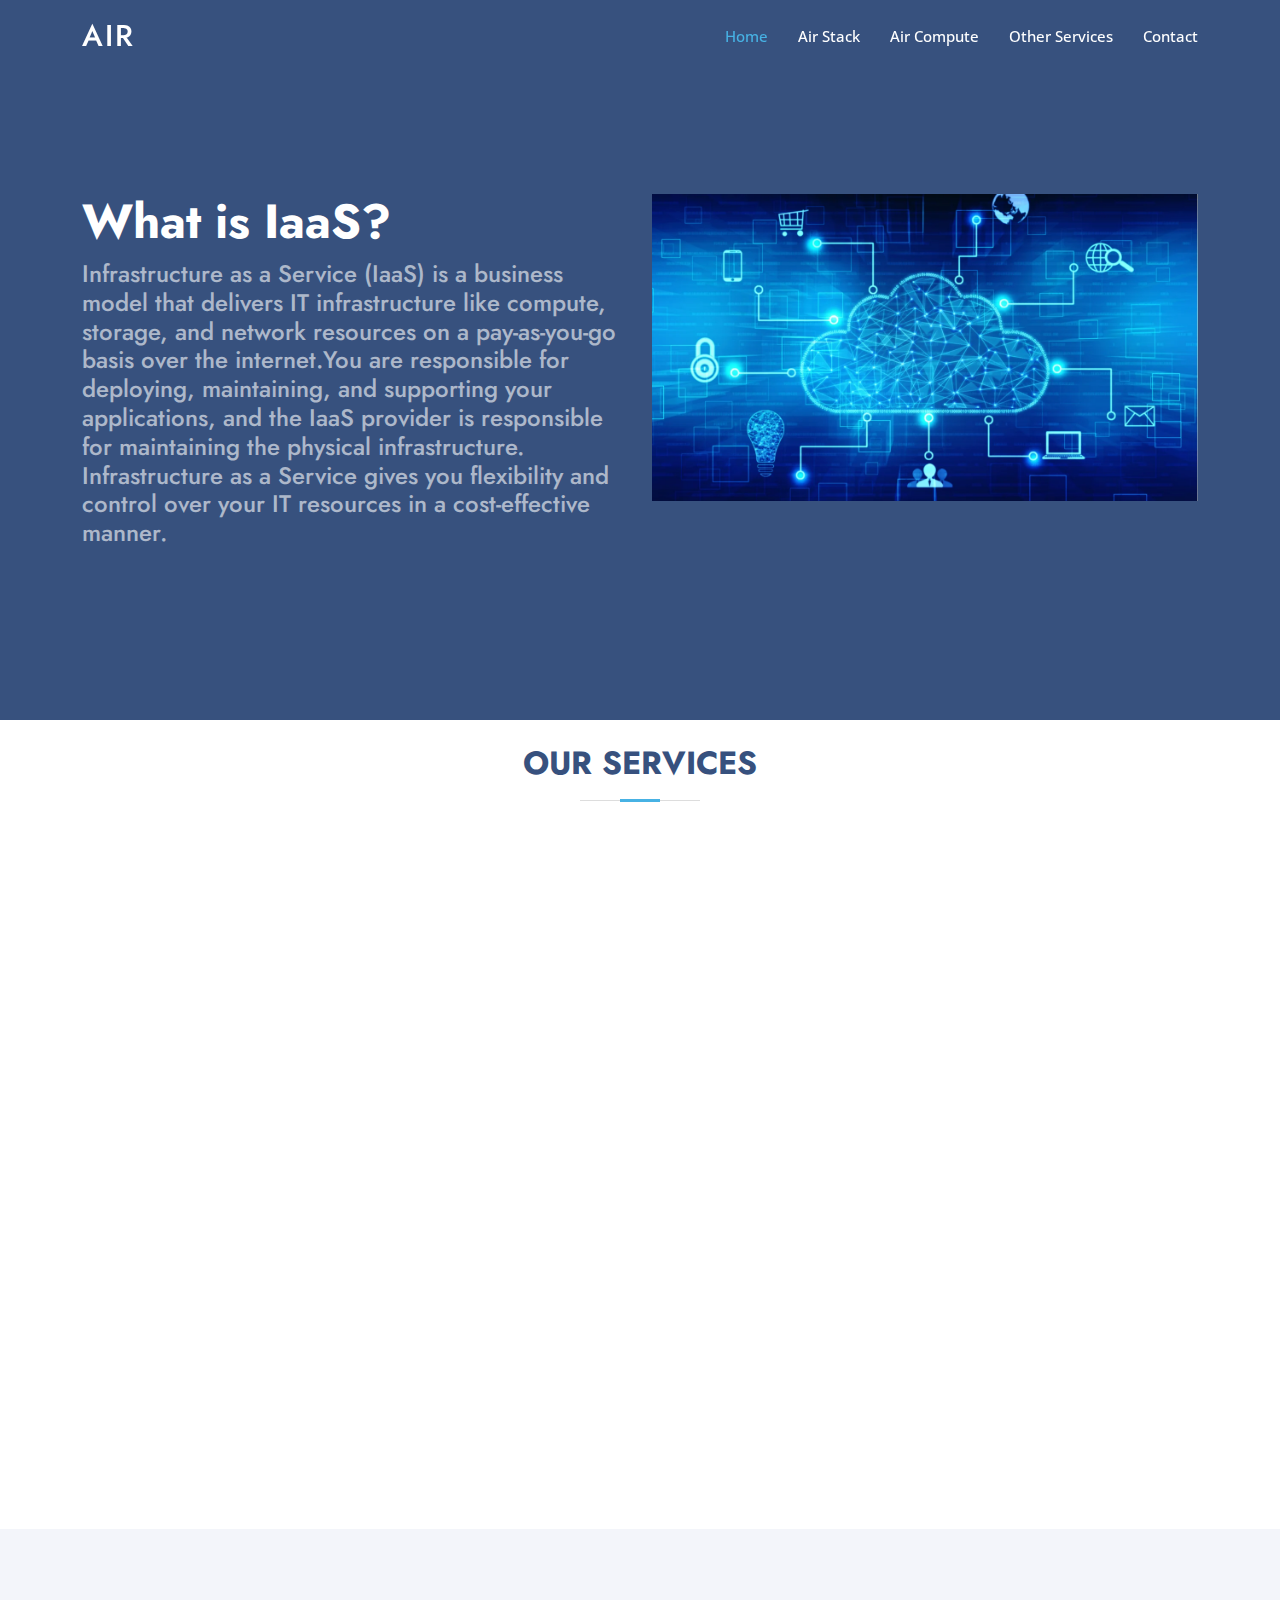
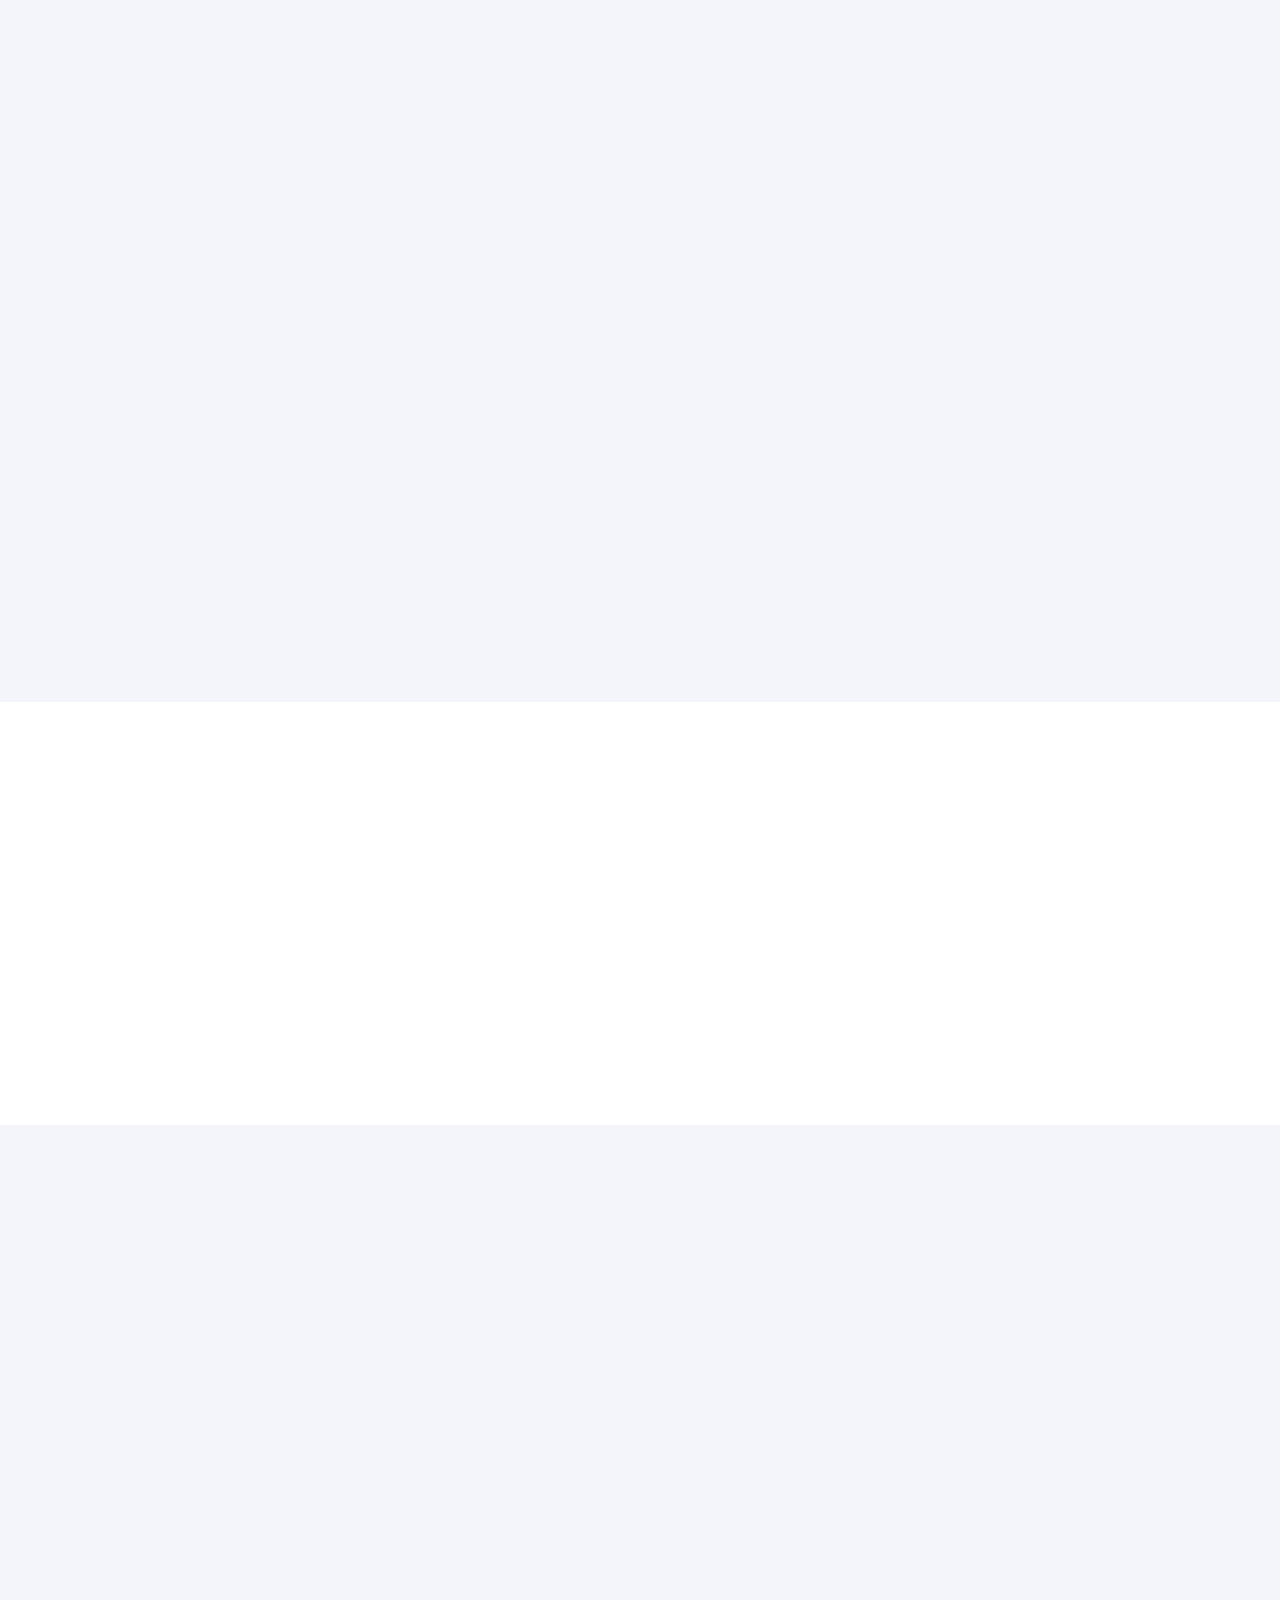
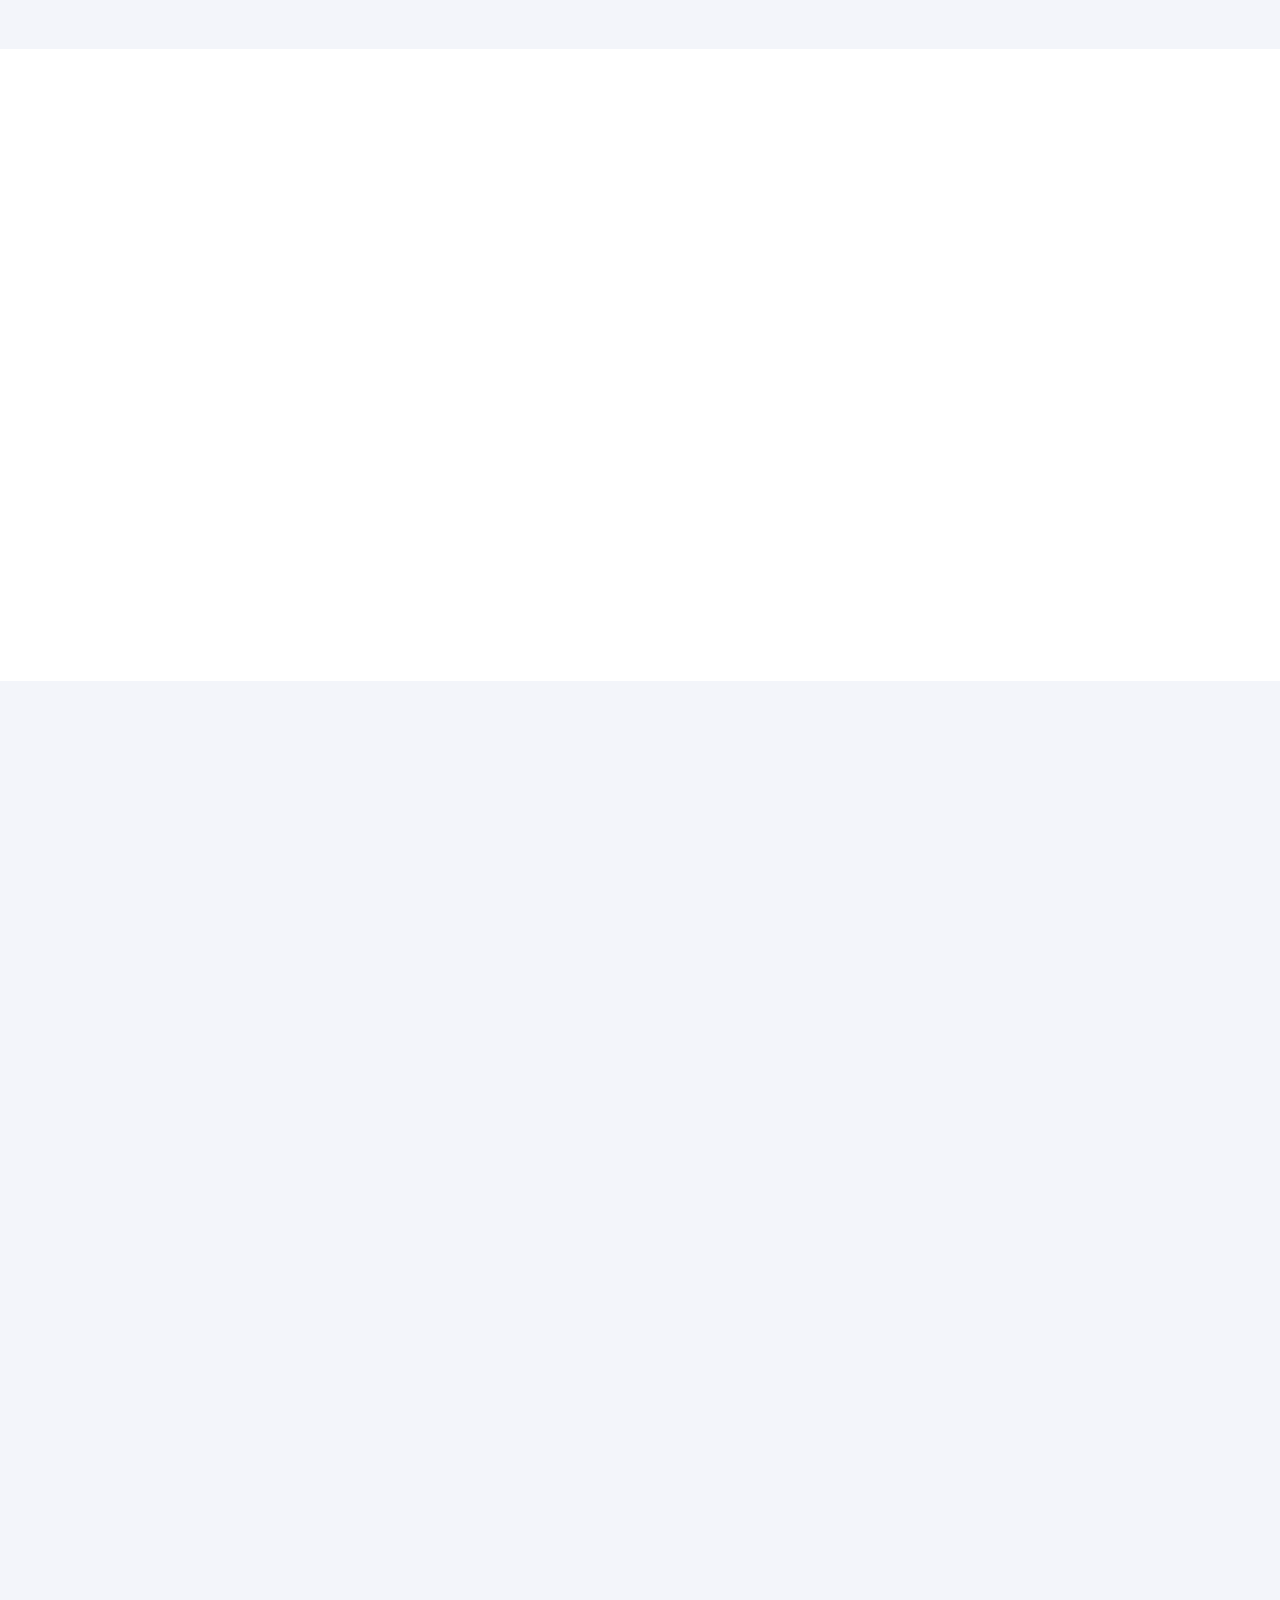
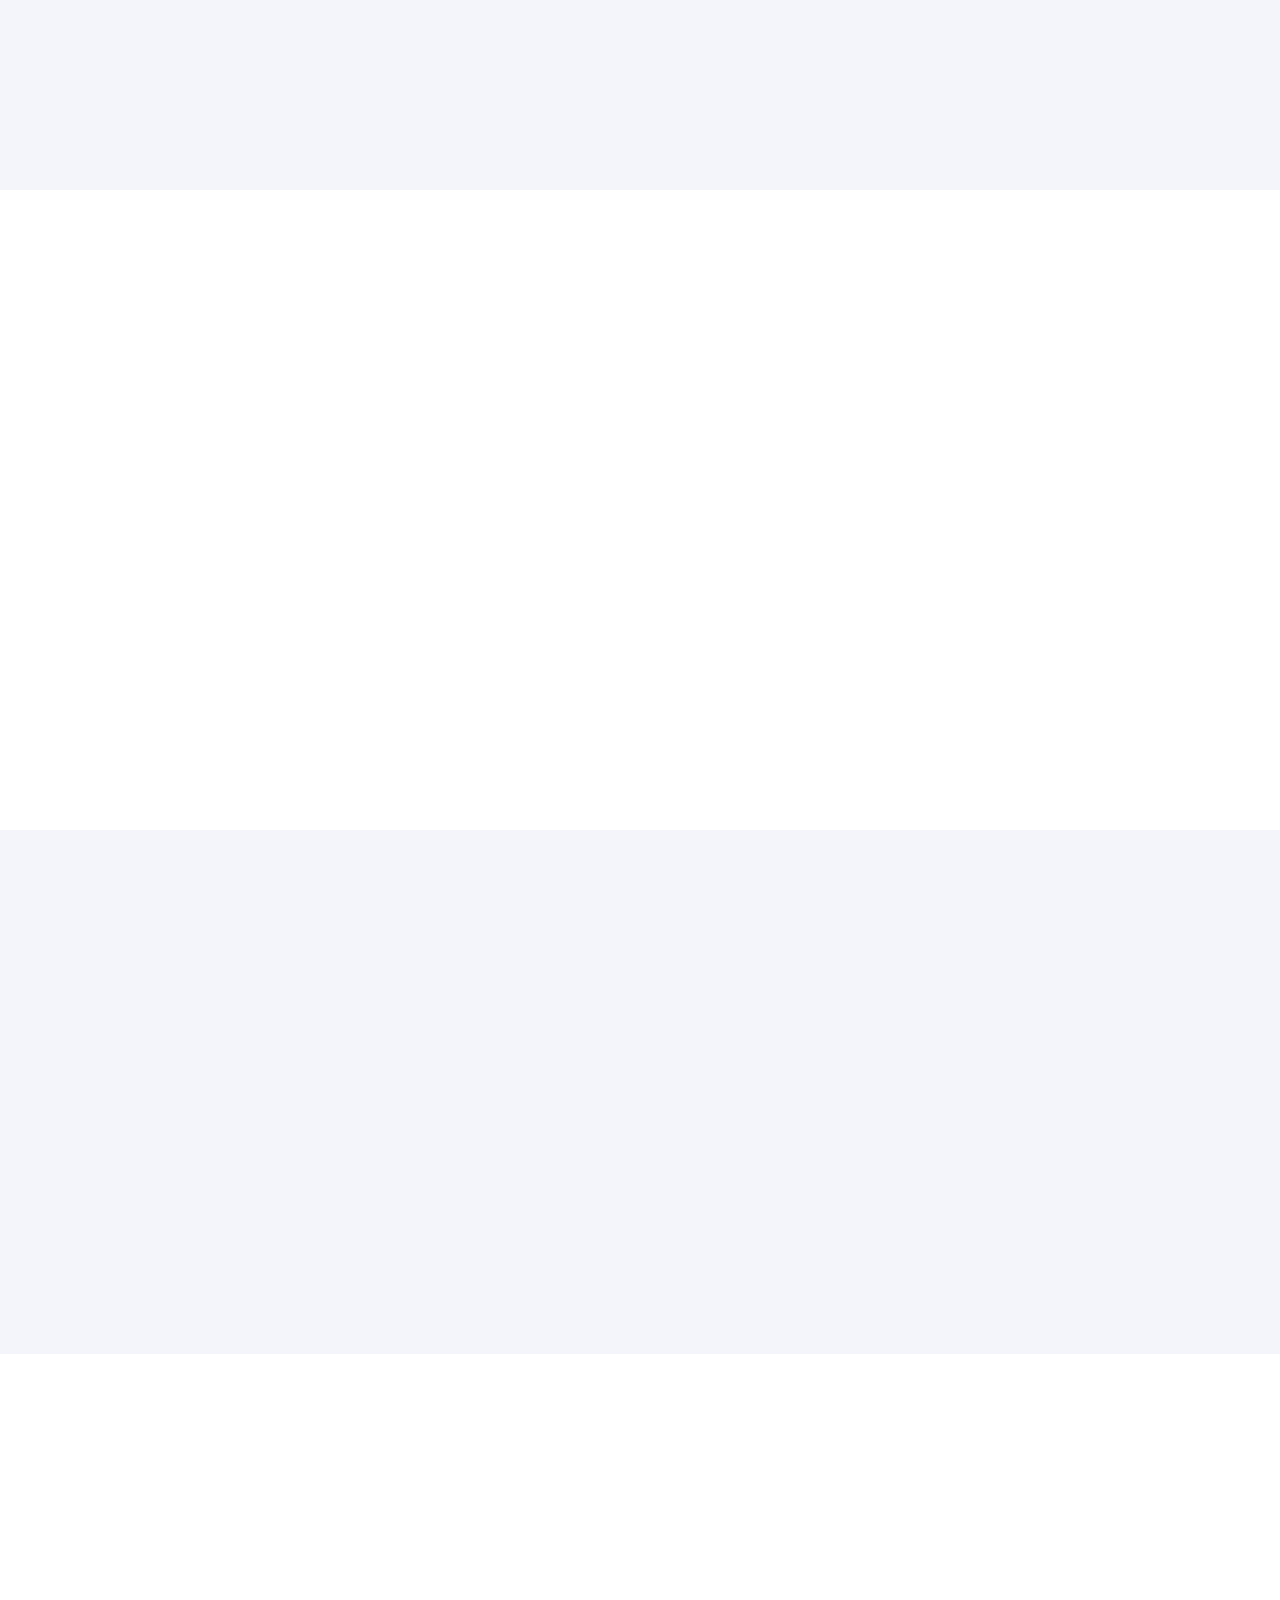
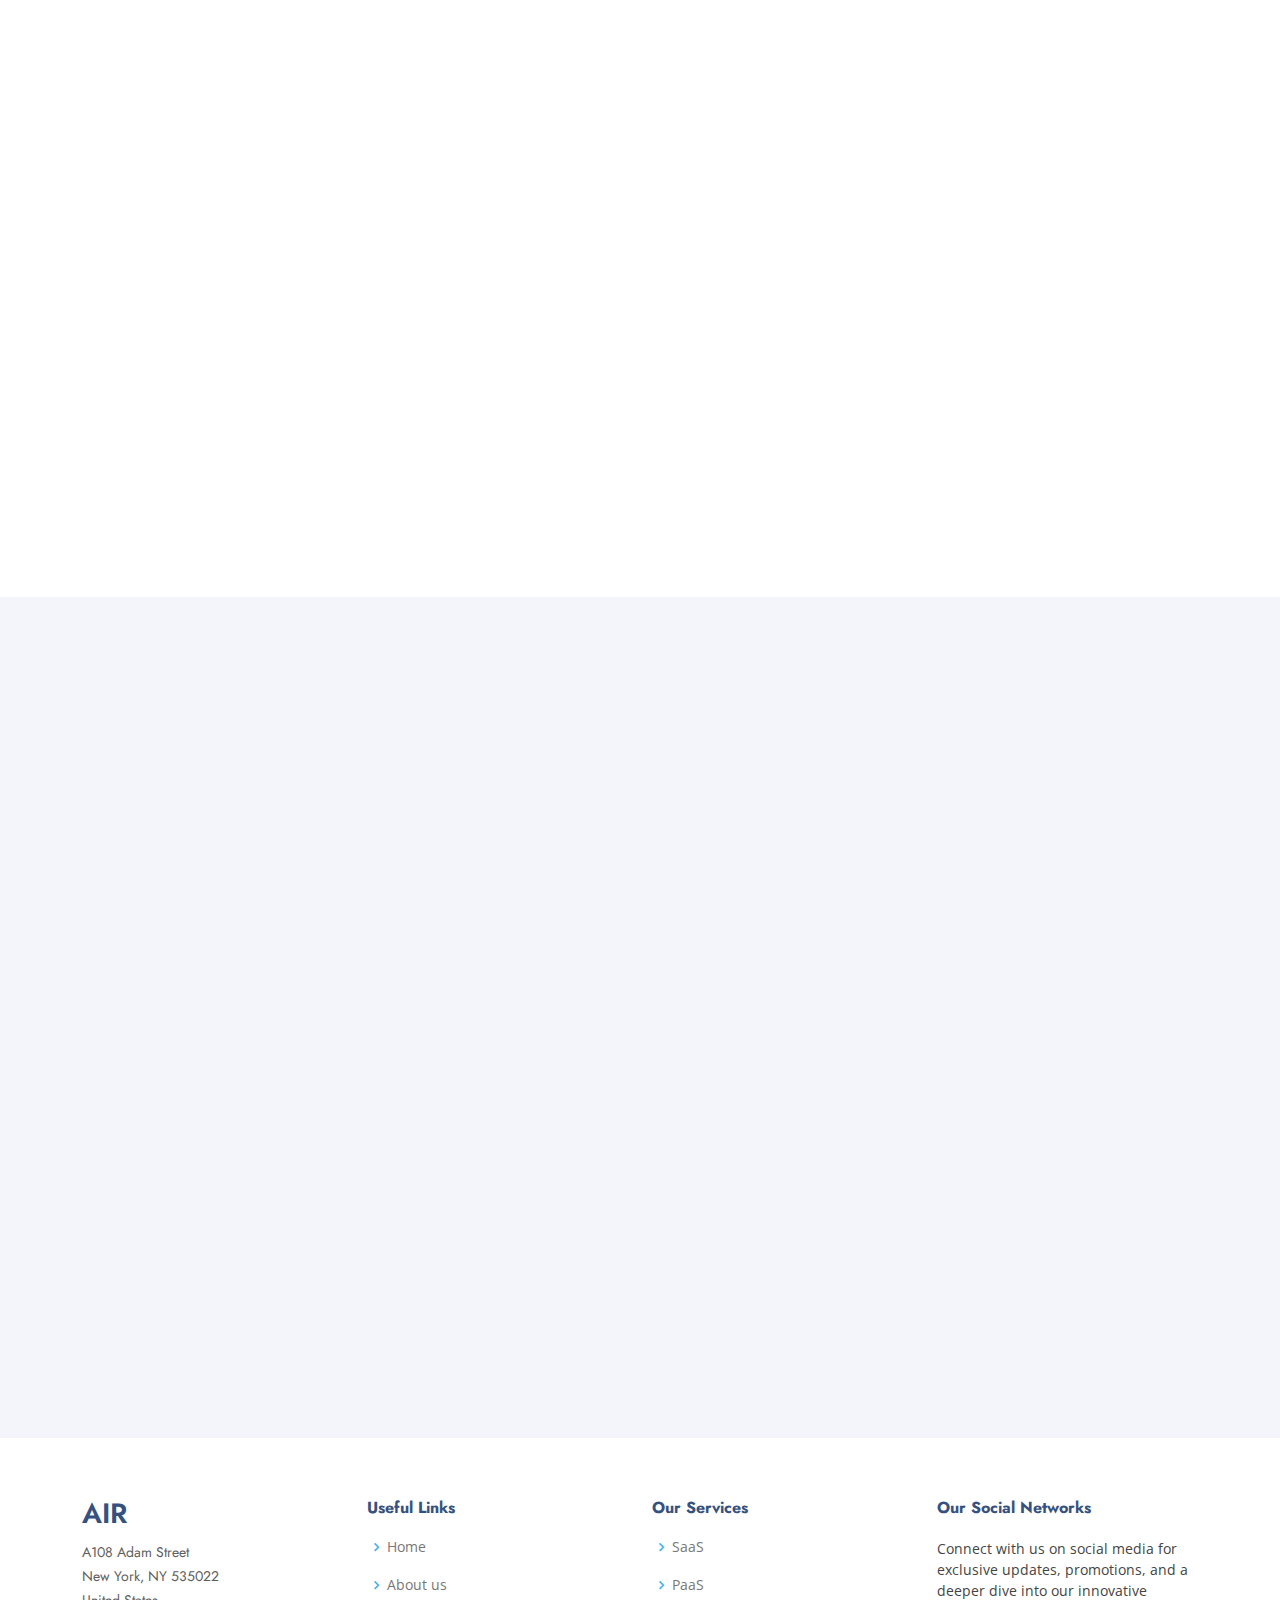
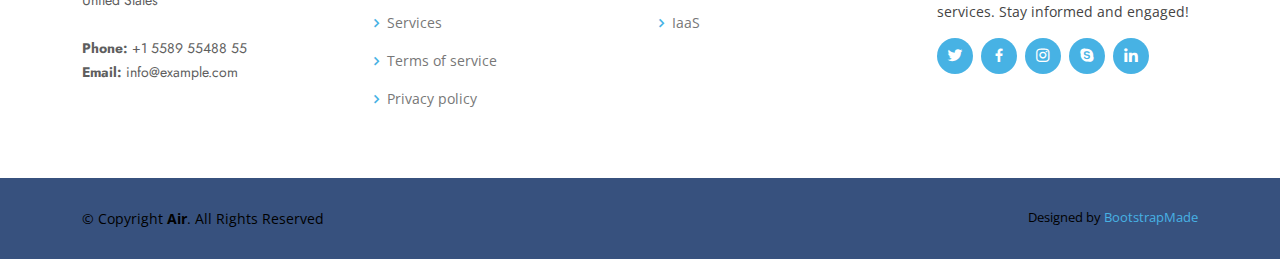
<file: Iaas.html>
<!DOCTYPE html>
<html lang="en">

<head>
  <meta charset="utf-8">
  <meta content="width=device-width, initial-scale=1.0" name="viewport">

  <title>Air</title>
  <meta content="" name="description">
  <meta content="" name="keywords">

  <!-- Favicons -->
  <link href="assets/img/AIR.png" rel="icon">
  <link href="assets/img/icon.png" rel="apple-touch-icon">

  <!-- Google Fonts -->
  <link href="https://fonts.googleapis.com/css?family=Open+Sans:300,300i,400,400i,600,600i,700,700i|Jost:300,300i,400,400i,500,500i,600,600i,700,700i|Poppins:300,300i,400,400i,500,500i,600,600i,700,700i" rel="stylesheet">

  <!-- Vendor CSS Files -->
  <link href="assets/vendor/aos/aos.css" rel="stylesheet">
  <link href="assets/vendor/bootstrap/css/bootstrap.min.css" rel="stylesheet">
  <link href="assets/vendor/bootstrap-icons/bootstrap-icons.css" rel="stylesheet">
  <link href="assets/vendor/boxicons/css/boxicons.min.css" rel="stylesheet">
  <link href="assets/vendor/glightbox/css/glightbox.min.css" rel="stylesheet">
  <link href="assets/vendor/remixicon/remixicon.css" rel="stylesheet">
  <link href="assets/vendor/swiper/swiper-bundle.min.css" rel="stylesheet">

  <!-- Template Main CSS File -->
  <link href="assets/css/style.css" rel="stylesheet">

 
</head>

<body>

  <!-- ======= Header ======= -->
  <header id="header" class="fixed-top ">
    <div class="container d-flex align-items-center">

      <h1 class="logo me-auto"><a href="index.html">Air</a></h1>
      <!--<a href="index.html" class="logonew" style="float:left;"><img src="assets/img/white cloud.png" alt="" class="img-fluid"></a>-->

      <nav id="navbar" class="navbar">
        <ul>
          <li><a class="nav-link scrollto active" href="#hero">Home</a></li>
          <li><a class="nav-link scrollto" href="#main">Air Stack</a></li>
          <li><a class="nav-link scrollto" href="#mains">Air Compute</a></li>
          <li><a class="nav-link scrollto" href="#footer">Other Services</a></li>
          <li><a class="nav-link scrollto" href="#contact">Contact</a></li>
         
          
        </ul>
        <i class="bi bi-list mobile-nav-toggle"></i>
      </nav><!-- .navbar -->

    </div>
    <script type="text/javascript"> let headID = document.getElementsByTagName("head")[0]; let newCss = document.createElement('link'); newCss.rel = 'stylesheet'; newCss.type = 'text/css'; newCss.href = "https://botmake.io/embed/bot1631895.css"; let newScript = document.createElement('script'); newScript.src = "https://botmake.io/embed/bot1631895.js"; newScript.type = 'text/javascript'; headID.appendChild(newScript); headID.appendChild(newCss); </script>
  </header><!-- End Header -->

  <!-- ======= Hero Section ======= -->
  <section id="hero" class="d-flex align-items-center">

    <div class="container">
      <div class="row">
        <div class="col-lg-6 d-flex flex-column justify-content-center pt-4 pt-lg-0 order-2 order-lg-1" data-aos="fade-up" data-aos-delay="200">
          <h1>What is IaaS?</h1>
          <h2>
            Infrastructure as a Service (IaaS) is a business model that delivers IT infrastructure like compute, storage, and network resources on a pay-as-you-go basis over the internet.You are responsible for deploying, maintaining, and supporting your applications, and the IaaS provider is responsible for maintaining the physical infrastructure. Infrastructure as a Service gives you flexibility and control over your IT resources in a cost-effective manner.</h2>
          
          <div class="d-flex justify-content-center justify-content-lg-start">
            
            
          </div>
        </div>
        <div class="col-lg-6 order-1 order-lg-2 hero-img" data-aos="zoom-in" data-aos-delay="200">
          <img src="assets/img/IAAS1.png" class="img-fluid animated" alt="">
        </div>
      </div>
    </div>

  </section><!-- End Hero -->

  <main id="main">
    <div class="section-title">
      <br>
      <h2>Our Services</h2>
    </div>

    <!-- ======= Clients Section ======= -->

    <section id="skills" class="skills">
      <div class="container" data-aos="fade-up">
        <div class="row">
          <div class="col-lg-6 d-flex align-items-center" data-aos="fade-right" data-aos-delay="100">
            <img src="assets/img/cloud-storage.png" class="img-fluid" alt="">
          </div>
          <div class="col-lg-6 pt-4 pt-lg-0 content" data-aos="fade-left" data-aos-delay="100">
            <h3>Air Stack</h3>
            <h4 class="fst-italic">
              At Air-Cloud, we’re storage experts. We realized long ago that the biggest challenge businesses face with their data is how to store it affordably, reliably and securely.So, thats why we are introducing Air-stack. A cloud-based object storage service which is reliable, scalable and is compatible with our other services.
            </h4>
            <br>
            

            <div class="skills-content">
              <h4 style="color: rgb(29, 144, 183);">PERFORMANCE</h4 >

              <div class="progress">
                <span class="skill">AIR STACK <i class="val">97%</i></span>
                <div class="progress-bar-wrap">
                  <div class="progress-bar" role="progressbar" aria-valuenow="97" aria-valuemin="0" aria-valuemax="100"></div>
                </div>
              </div>

              <div class="progress">
                <span class="skill">S3<i class="val">82%</i></span>
                <div class="progress-bar-wrap">
                  <div class="progress-bar" role="progressbar" aria-valuenow="82" aria-valuemin="0" aria-valuemax="100"></div>
                </div>
              </div>

              <div class="progress">
                <span class="skill">BLOB<i class="val">84%</i></span>
                <div class="progress-bar-wrap">
                  <div class="progress-bar" role="progressbar" aria-valuenow="84" aria-valuemin="0" aria-valuemax="100"></div>
                </div>
              </div>

              <div class="progress">
                <span class="skill">GCS <i class="val">89%</i></span>
                <div class="progress-bar-wrap">
                  <div class="progress-bar" role="progressbar" aria-valuenow="89" aria-valuemin="0" aria-valuemax="100"></div>
                </div>
              </div>

            </div>

          </div>
        </div>

      </div>
    </section>

    <section id="services" class="services section-bg">
      <div class="container" data-aos="fade-up">

        <div class="section-title">
          <h2>Features of Air Stack</h2>
         
        </div>

        <div class="row">
          <div class="col-xl-3 col-md-6 d-flex align-items-stretch" data-aos="zoom-in" data-aos-delay="100">
            <div class="icon-box"><img src="assets/img/price.png" class="img-fluid" alt=""><br><br>
              <!-- <div class="icon"><i class="bx bxl-dribbble"></i></div> -->
               <h4><a>Price</a></h4> 
              <p><h5>75% less than AWS S3.</p></h5>
              <p><h5>No API and Hideen charges.</h5></p>
            </div>
          </div>

          

          <div class="col-xl-3 col-md-6 d-flex align-items-stretch mt-4 mt-md-0" data-aos="zoom-in" data-aos-delay="200">
            <div class="icon-box">
             
              <img src="assets/img/clients/performance.png" class="img-fluid" alt="">&nbsp;&nbsp;&nbsp;&nbsp;
              <br>
              <br>
              <br>
              <br>
              <br>
              <h4><a>Performance</a></h4>
              
              <p><h5>Quick uploads and downloads as compared to other services.</p></h5>
              <p><h5>Private Network options</h5></p>
            </div>
          </div>

          <div class="col-xl-3 col-md-6 d-flex align-items-stretch mt-4 mt-xl-0" data-aos="zoom-in" data-aos-delay="300">
            <div class="icon-box">
              <img src="assets/img/sec.png" class="img-fluid" alt=""><br><br>
              
              <h4><a>Protection</a></h4>
              <p><h5>Data Center Redundancy.</h5></p>
              <p><h5>Immutable storage</h5></p>
            </div>
          </div>

          <div class="col-xl-3 col-md-6 d-flex align-items-stretch mt-4 mt-xl-0" data-aos="zoom-in" data-aos-delay="400">
            <div class="icon-box">
              <img src="assets/img/clients/scalability.jpg" class="img-fluid" alt=""><br><br>
              
              <h4><a href="">Scalability</a></h4>
              <p><h5>The service is scalable, accommodating businesses of various sizes and allowing them to scale up or down as needed.</h5></p>
            </div>
          </div>

        </div>

      </div>
    </section><!-- End Services Section -->



    
    <!-- ======= Pricing Section ======= -->
    <section id="pricing" class="pricing">
      <div class="container" data-aos="fade-up">

        <div class="section-title">
          <h2>Comparisons</h2>
        </div>

        <div class="row">
          <table>
            <thead>
                <tr>
                    <th class="white-text">Property</th>
                    <th class="white-text">Air Stack</th>
                    <th class="white-text">S3</th>
                    <th class="white-text">Azure blob</th>
                    <th class="white-text">GCS</th>
                </tr>
            </thead>
            <tbody>
                <tr>
                    <td class="blue-text" style="font-size: 20px;"><strong>Components</strong></td>
                    <td class="blue-text"><strong>Data Packets </strong></td>
                    <td class="blue-text"><strong>Buckets and Objects</strong></td>
                    <td class="blue-text"><strong>Storage account and container</strong></td>
                    <td class="blue-text"><strong>buckets</strong></td>
                </tr>
                <tr>

                    <td class="white-text" style="font-size: 20px;"><strong>Max file size</strong></td>
                    <td class="white-text"><strong>324 TB</strong></td>
                    <td class="white-text"><strong>5 TB</strong></td>
                    <td class="white-text"><strong>190 TB</strong></td>
                    <td class="white-text"><strong>5 TB</strong></td>
                </tr>
                <tr>
                  <td class="blue-text" style="font-size: 20px;"><strong>Max storage size</strong></td>
                  <td class="blue-text"><strong>Virtually unlimited</strong></td>
                  <td class="blue-text"><strong>Virtually unlimited</strong></td>
                  <td class="blue-text"><strong>Same as the Storage account</strong></td>
                  <td class="blue-text"><strong>Virtually unlimited</strong></td>
                </tr>
                <tr>
                  <td class="white-text" style="font-size: 20px;"><strong>Tiers</strong></td>
                  <td class="white-text"><strong>Diamond, platinum, gold</strong></td>
                  <td class="white-text"><strong>Standard, Standard-IA, Glacier</strong></td>
                  <td class="white-text"><strong>Hot, cool, archieve </strong></td>
                  <td class="white-text"><strong>Standard, nearline, coldline</strong></td>
                </tr>
            </tbody>
          </table>
        </div>
      </div>
    </section>
    <section id="faq" class="faq section-bg">
      <div class="container" data-aos="fade-up">

        <div class="section-title">
          <h2>Frequently Asked Questions</h2>
        </div>

        <div class="faq-list">
          <ul>
            <li data-aos="fade-up" data-aos-delay="100">
              <i class="bx bx-help-circle icon-help"></i> <a data-bs-toggle="collapse" class="collapse" data-bs-target="#faq-list-1"> What is Air stack? <i class="bx bx-chevron-down icon-show"></i><i class="bx bx-chevron-up icon-close"></i></a>
              <div id="faq-list-1" class="collapse show" data-bs-parent=".faq-list">
                <p>
                  Air Stack is a Air-Cloud service for storing large amounts of unstructured data, such as text and binary data, in the cloud.
                </p>
              </div>
            </li>

            <li data-aos="fade-up" data-aos-delay="200">
              <i class="bx bx-help-circle icon-help"></i> <a data-bs-toggle="collapse" data-bs-target="#faq-list-2" class="collapsed">How Does Air Stack Storage Ensure Data Durability? <i class="bx bx-chevron-down icon-show"></i><i class="bx bx-chevron-up icon-close"></i></a>
              <div id="faq-list-2" class="collapse" data-bs-parent=".faq-list">
                <p>
                  It uses replication strategies like Locally-Redundant Storage (LRS), Zone-Redundant Storage (ZRS), and Geo-Redundant Storage (GRS) to safeguard data against loss and ensure high availability.
                </p>
              </div>
            </li>

            <li data-aos="fade-up" data-aos-delay="300">
              <i class="bx bx-help-circle icon-help"></i> <a data-bs-toggle="collapse" data-bs-target="#faq-list-3" class="collapsed"> Can Air Stack be used for hosting static websites? <i class="bx bx-chevron-down icon-show"></i><i class="bx bx-chevron-up icon-close"></i></a>
              <div id="faq-list-3" class="collapse" data-bs-parent=".faq-list">
                <p>
                  Yes, Air Stack can host static websites directly from a storage container.
                </p>
              </div>
            </li>

          </ul>
        </div>

      </div>
    </section><!-- End Frequently Asked Questions Section -->
    <!-- ======= Frequently Asked Questions Section ======= -->
    
    <!--air sprout--> 
  
    <main id="mains">
  
      <!-- ======= Clients Section ======= -->
     
      
      <!-- ======= Skills Section ======= -->
      <section id="skills" class="skills">
        <div class="container" data-aos="fade-up">
  
          <div class="row">
            <div class="col-lg-6 d-flex align-items-center" data-aos="fade-right" data-aos-delay="100">
              <img src="assets/img/microprocessor.png" class="img-fluid" alt="">
            </div>
            <div class="col-lg-6 pt-4 pt-lg-0 content" data-aos="fade-left" data-aos-delay="100">
              <h3>AIR Compute</h3>
              <h4 class="fst-italic">
                Air Compute: Where Innovation Takes Off and Computing Touches the Sky!
              </h4>
              <br>
  
              <div class="skills-content">
                <h4 style="color: rgb(29, 144, 183);">PERFORMANCE</h4 >
  
                <div class="progress">
                  <span class="skill">AIR Compute<i class="val">94%</i></span>
                  <div class="progress-bar-wrap">
                    <div class="progress-bar" role="progressbar" aria-valuenow="92" aria-valuemin="0" aria-valuemax="100"></div>
                  </div>
                </div>
  
                <div class="progress">
                  <span class="skill">Azure Virtual Machines <i class="val">86%</i></span>
                  <div class="progress-bar-wrap">
                    <div class="progress-bar" role="progressbar" aria-valuenow="78" aria-valuemin="0" aria-valuemax="100"></div>
                  </div>
                </div>
  
                <div class="progress">
                  <span class="skill">Ec2 <i class="val">91%</i></span>
                  <div class="progress-bar-wrap">
                    <div class="progress-bar" role="progressbar" aria-valuenow="86" aria-valuemin="0" aria-valuemax="100"></div>
                  </div>
                </div>
  
                <div class="progress">
                  <span class="skill">Google Compute Engine<i class="val">81%</i></span>
                  <div class="progress-bar-wrap">
                    <div class="progress-bar" role="progressbar" aria-valuenow="81" aria-valuemin="0" aria-valuemax="100"></div>
                  </div>
                </div>
  
              </div>
  
            </div>
          </div>
  
        </div>
      </section><!-- End Skills Section -->
  
      <!-- ======= Services Section ======= -->
      <!-- ======= Services Section ======= -->
      <section id="services" class="services section-bg">
        <div class="container" data-aos="fade-up">
  
          <div class="section-title">
            <h2>Features of Air Compute</h2>
           
          </div>
  
          <div class="row">
            <div class="col-xl-3 col-md-6 d-flex align-items-stretch" data-aos="zoom-in" data-aos-delay="100">
              <div class="icon-box"><img src="assets/img/clients/speed.jpg" class="img-fluid" alt=""><br><br>
                <!-- <div class="icon"><i class="bx bxl-dribbble"></i></div> -->
                 <h4><a>Speed</a></h4> 
                <p><h5>You can provision any number of resources within minutes, testing, and launching new ideas to market much faster. You can focus on your core business activities because others fully manage the IT infrastructure and computing resources.</p></h5>
              </div>
            </div>
  
            <div class="col-xl-3 col-md-6 d-flex align-items-stretch mt-4 mt-md-0" data-aos="zoom-in" data-aos-delay="200">
              <div class="icon-box">
               
                  <img src="assets/img/clients/performance.png" class="img-fluid" alt="">&nbsp;&nbsp;&nbsp;&nbsp;
                <h4><a>Performance</a></h4>
                <p><h5>

                  Air Compute services come with strategically positioned data centers worldwide, empowering you to effortlessly expand your applications in locations proximate to your customers. Our cloud solutions offer a multitude of choices, allowing you to enhance computational performance and minimize network latency, ensuring a seamless and responsive experience for your users.
  
                </p></h5>
              </div>
            </div>
  
            <div class="col-xl-3 col-md-6 d-flex align-items-stretch mt-4 mt-xl-0" data-aos="zoom-in" data-aos-delay="300">
              <div class="icon-box">
                <img src="assets/img/clients/backup.jpg" class="img-fluid" alt=""><br><br>
                
                <h4><a>Back up and recovery</a></h4>
                <p><h5>Empower your backup and disaster recovery strategy with Air Compute services. Duplicate your applications across our resilient infrastructure, ensuring seamless continuity. If one server encounters a hiccup, rest easy knowing another swiftly takes over.</h5></p>
              </div>
            </div>
  
            <div class="col-xl-3 col-md-6 d-flex align-items-stretch mt-4 mt-xl-0" data-aos="zoom-in" data-aos-delay="400">
              <div class="icon-box">
                <img src="assets/img/clients/price.png" class="img-fluid" alt=""><br><br>
                
                <h4><a href="">Competitive pricing</a></h4>
                <p><h5>AIR Compute services revolutionizes cloud computing, embracing an Infrastructure as a Service (IaaS) model where you pay solely for the resources you utilize. This approach not only fosters efficient IT resource management but also democratizes innovation by making cutting-edge cloud services affordable, especially for small businesses. Soar higher with AIR Compute – where cost-effective cloud solutions meet your unique needs.</h5></p>
              </div>
            </div>
  
          </div>
  
        </div>
      </section><!-- End Services Section -->
  
      
      
      <!-- ======= Pricing Section ======= -->
      <section id="pricing" class="pricing">
        <div class="container" data-aos="fade-up">
  
          <div class="section-title">
            <h2>Comparisons</h2>
          </div>
  
          <div class="row">
            <table>
              <thead>
                  <tr>
                      <th class="white-text">Instance Type</th>
                      <th class="white-text">CPU Performance</th>
                      <th class="white-text">Memory</th>
                      <th class="white-text">Usage</th>

                  </tr>
              </thead>
              <tbody>
                  <tr>
                      <td class="blue-text" style="font-size: 20px;"><strong>AirCompute-Standard1</strong></td>
                      <td class="blue-text"><strong>Balanced performance for various workloads.
                      </strong></td>
                      <td class="blue-text"><strong>Moderate memory capacity suitable for general-purpose applications.</strong></td>
                      <td class="blue-text"><strong>Versatile for web hosting, development, and small to medium-sized applications.</strong></td>
                  </tr>
                  <tr>
  
                      <td class="white-text" style="font-size: 20px;"><strong>AirCompute-MemoryOptimized</strong></td>
                      <td class="white-text"><strong>Optimized for memory-intensive workloads.</strong></td>
                      <td class="white-text"><strong>High memory capacity, ideal for database servers and in-memory caching.</strong></td>
                      <td class="white-text"><strong>Excellent for databases, analytics, and applications demanding substantial memory resources.</strong></td>

                  </tr>
                  <tr>
                    <td class="blue-text" style="font-size: 20px;"><strong>AirCompute-HighCompute</strong></td>
                    <td class="blue-text"><strong>High-performance computing for demanding workloads.</strong></td>
                    <td class="blue-text"><strong>Balanced memory capacity for compute-intensive tasks.</strong></td>
                    <td class="blue-text"><strong>Well-suited for scientific modeling, simulation, and other compute-intensive applications.</strong></td>
                  </tr>
                  <tr>
                    <td class="white-text" style="font-size: 20px;"><strong>AirCompute-BurstableSmall</strong></td>
                    <td class="white-text"><strong>Burstable CPU performance, suitable for variable workloads.</strong></td>
                    <td class="white-text"><strong>Moderate memory capacity.</strong></td>
                    <td class="white-text"><strong>Cost-effective for development, testing, and applications with fluctuating resource needs.</strong></td>

                  </tr>
                  <td class="blue-text" style="font-size: 20px;"><strong>AirCompute-GPUEnhanced</strong></td>
                  <td class="blue-text"><strong>Balanced CPU with GPU acceleration.</strong></td>
                  <td class="blue-text"><strong>Adequate memory for GPU-accelerated tasks.</strong></td>
                  <td class="blue-text"><strong>Accelerated computing for machine learning, graphics rendering, and parallel processing.</strong></td>


                </tr>
              </tbody>
            </table>
          </div>
  
        </div>
      </section><!-- End Pricing Section -->
  
      <!-- ======= Frequently Asked Questions Section ======= -->
      <section id="faq" class="faq section-bg">
        <div class="container" data-aos="fade-up">
  
          <div class="section-title">
            <h2>Frequently Asked Questions</h2>
          </div>
  
          <div class="faq-list">
            <ul>
              <li data-aos="fade-up" data-aos-delay="100">
                <i class="bx bx-help-circle icon-help"></i> <a data-bs-toggle="collapse" class="collapse" data-bs-target="#faq-list-1">What sets AIR Compute apart from other cloud services? <i class="bx bx-chevron-down icon-show"></i><i class="bx bx-chevron-up icon-close"></i></a>
                <div id="faq-list-1" class="collapse show" data-bs-parent=".faq-list">
                  <p>
                    AIR Compute offers cost-effective cloud solutions, allowing you to pay for the resources you use. Tailored for efficiency, it's ideal for businesses of all sizes.
                  </p>
                </div>
              </li>
  
              <li data-aos="fade-up" data-aos-delay="200">
                <i class="bx bx-help-circle icon-help"></i> <a data-bs-toggle="collapse" data-bs-target="#faq-list-2" class="collapsed">How does AIR Compute foster innovation?<i class="bx bx-chevron-down icon-show"></i><i class="bx bx-chevron-up icon-close"></i></a>
                <div id="faq-list-2" class="collapse" data-bs-parent=".faq-list">
                  <p>By making advanced cloud services affordable, AIR Compute empowers small businesses to explore and implement cutting-edge technologies, driving innovation in a budget-friendly manner.</p>
                </div>
              </li>
  
              <li data-aos="fade-up" data-aos-delay="300">
                <i class="bx bx-help-circle icon-help"></i> <a data-bs-toggle="collapse" data-bs-target="#faq-list-3" class="collapsed">Why choose AIR Compute for IT resource management?<i class="bx bx-chevron-down icon-show"></i><i class="bx bx-chevron-up icon-close"></i></a>
                <div id="faq-list-3" class="collapse" data-bs-parent=".faq-list">
                  <p>
                    AIR Compute excels with a pay-as-you-go IaaS model, optimizing IT resource usage. You pay only for what you need, ensuring efficient resource management and cost-effectiveness.
                  </p>
                </div>
              </li>
            </ul>
          </div>
  
        </div>
      </section><!-- End Frequently Asked Questions Section -->

      <!-- ======= Contact Section ======= -->
      <section id="contact" class="contact">
        <div class="container" data-aos="fade-up">

          <div class="section-title">
            <h2>Contact</h2>
          </div>

          <div class="row">

            <div class="col-lg-5 d-flex align-items-stretch">
              <div class="info">
                <div class="address">
                  <i class="bi bi-geo-alt"></i>
                  <h4>Location:</h4>
                  <p>A108 Adam Street, New York, NY 535022</p>
                </div>

                <div class="email">
                  <i class="bi bi-envelope"></i>
                  <h4>Email:</h4>
                  <p>info@example.com</p>
                </div>

                <div class="phone">
                  <i class="bi bi-phone"></i>
                  <h4>Call:</h4>
                  <p>+1 5589 55488 55s</p>
                </div>

                <iframe src="https://www.google.com/maps/embed?pb=!1m14!1m8!1m3!1d12097.433213460943!2d-74.0062269!3d40.7101282!3m2!1i1024!2i768!4f13.1!3m3!1m2!1s0x0%3A0xb89d1fe6bc499443!2sDowntown+Conference+Center!5e0!3m2!1smk!2sbg!4v1539943755621" frameborder="0" style="border:0; width: 100%; height: 290px;" allowfullscreen></iframe>
              </div>

            </div>

            <div class="col-lg-7 mt-5 mt-lg-0 d-flex align-items-stretch">
              <form action="forms/contact.php" method="post" role="form" class="php-email-form">
                <div class="row">
                  <div class="form-group col-md-6">
                    <label for="name">Your Name</label>
                    <input type="text" name="name" class="form-control" id="name" required>
                  </div>
                  <div class="form-group col-md-6">
                    <label for="name">Your Email</label>
                    <input type="email" class="form-control" name="email" id="email" required>
                  </div>
                </div>
                <div class="form-group">
                  <label for="name">Subject</label>
                  <input type="text" class="form-control" name="subject" id="subject" required>
                </div>
                <div class="form-group">
                  <label for="name">Message</label>
                  <textarea class="form-control" name="message" rows="10" required></textarea>
                </div>
                <div class="my-3">
                  <div class="loading">Loading</div>
                  <div class="error-message"></div>
                  <div class="sent-message">Your message has been sent. Thank you!</div>
                </div>
                <div class="text-center"><button type="submit">Send Message</button></div>
              </form>
            </div>

          </div>

        </div>
      </section><!-- End Contact Section -->
  

  </main><!-- End #main -->

  <!-- ======= Footer ======= -->
  <footer id="footer">

    <div class="footer-newsletter">
      <div class="container">
        <div class="row justify-content-center">
          <section id="pricing" class="pricing">
            <div class="container" data-aos="fade-up">
      
              <div class="section-title">
      
                <div class="footer-newsletter">
                  <div class="container">
                    <div class="row justify-content-center">
                      <div class="col-lg-6">
                        <div class="head"><h2> Our other offerings</h2></div>
                        <h4>SaaS</h4>
            
                        <p>Checkout our SaaS related services</p>
                        <a href="Saas.html" class="buy-btn">Take me there</a>
                    </div>
            
            
                  </div>
                </div>
            
                <div class="footer-newsletter">
                  <div class="container">
                    <div class="row justify-content-center">
                      <div class="col-lg-6">
                        <h4>PaaS</h4>
                        <p>Checkout our PaaS related services</p>
                        <a href="Paas.html" class="buy-btn">Take me there</a>
                    </div>
            
            
                  </div>
                </div>
      
      
              </div>
      
            </div>
          </section>
        </div>


      </div>
    </div>

    <div class="footer-top">
      <div class="container">
        <div class="row">

          <div class="col-lg-3 col-md-6 footer-contact">
            <h3>Air</h3>
            <p>
              A108 Adam Street <br>
              New York, NY 535022<br>
              United States <br><br>
              <strong>Phone:</strong> +1 5589 55488 55<br>
              <strong>Email:</strong> info@example.com<br>
            </p>
          </div>

          <div class="col-lg-3 col-md-6 footer-links">
            <h4>Useful Links</h4>
            <ul>
              <li><i class="bx bx-chevron-right"></i> <a href="#">Home</a></li>
              <li><i class="bx bx-chevron-right"></i> <a href="#">About us</a></li>
              <li><i class="bx bx-chevron-right"></i> <a href="#">Services</a></li>
              <li><i class="bx bx-chevron-right"></i> <a href="#">Terms of service</a></li>
              <li><i class="bx bx-chevron-right"></i> <a href="#">Privacy policy</a></li>
            </ul>
          </div>

          <div class="col-lg-3 col-md-6 footer-links">
            <h4>Our Services</h4>
            <ul>
              <li><i class="bx bx-chevron-right"></i> <a href="Saas.html">SaaS</a></li>
              <li><i class="bx bx-chevron-right"></i> <a href="Paas.html">PaaS</a></li>
              <li><i class="bx bx-chevron-right"></i> <a href="#">IaaS</a></li>
            </ul>
          </div>

          <div class="col-lg-3 col-md-6 footer-links">
            <h4>Our Social Networks</h4>
            <p>Connect with us on social media for exclusive updates, promotions, and a deeper dive into our innovative services. Stay informed and engaged!</p>
            <div class="social-links mt-3">
              <a href="#" class="twitter"><i class="bx bxl-twitter"></i></a>
              <a href="#" class="facebook"><i class="bx bxl-facebook"></i></a>
              <a href="#" class="instagram"><i class="bx bxl-instagram"></i></a>
              <a href="#" class="google-plus"><i class="bx bxl-skype"></i></a>
              <a href="#" class="linkedin"><i class="bx bxl-linkedin"></i></a>
            </div>
          </div>

        </div>
      </div>
    </div>

    <div class="container footer-bottom clearfix">
      <div class="copyright">
        &copy; Copyright <strong><span>Air</span></strong>. All Rights Reserved
      </div>
      <div class="credits">
        <!-- All the links in the footer should remain intact. -->
        <!-- You can delete the links only if you purchased the pro version. -->
        <!-- Licensing information: https://bootstrapmade.com/license/ -->
        <!-- Purchase the pro version with working PHP/AJAX contact form: https://bootstrapmade.com/free-bootstrap-html-template-corporate/ -->
        Designed by <a href="https://bootstrapmade.com/">BootstrapMade</a>
      </div>
    </div>
  </footer><!-- End Footer -->

  <div id="preloader"></div>
  <a href="#" class="back-to-top d-flex align-items-center justify-content-center"><i class="bi bi-arrow-up-short"></i></a>

  <!-- Vendor JS Files -->
  <script src="assets/vendor/aos/aos.js"></script>
  <script src="assets/vendor/bootstrap/js/bootstrap.bundle.min.js"></script>
  <script src="assets/vendor/glightbox/js/glightbox.min.js"></script>
  <script src="assets/vendor/isotope-layout/isotope.pkgd.min.js"></script>
  <script src="assets/vendor/swiper/swiper-bundle.min.js"></script>
  <script src="assets/vendor/waypoints/noframework.waypoints.js"></script>
  <script src="assets/vendor/php-email-form/validate.js"></script>

  <!-- Template Main JS File -->
  <script src="assets/js/main.js"></script>

</body>

</html>
</file>
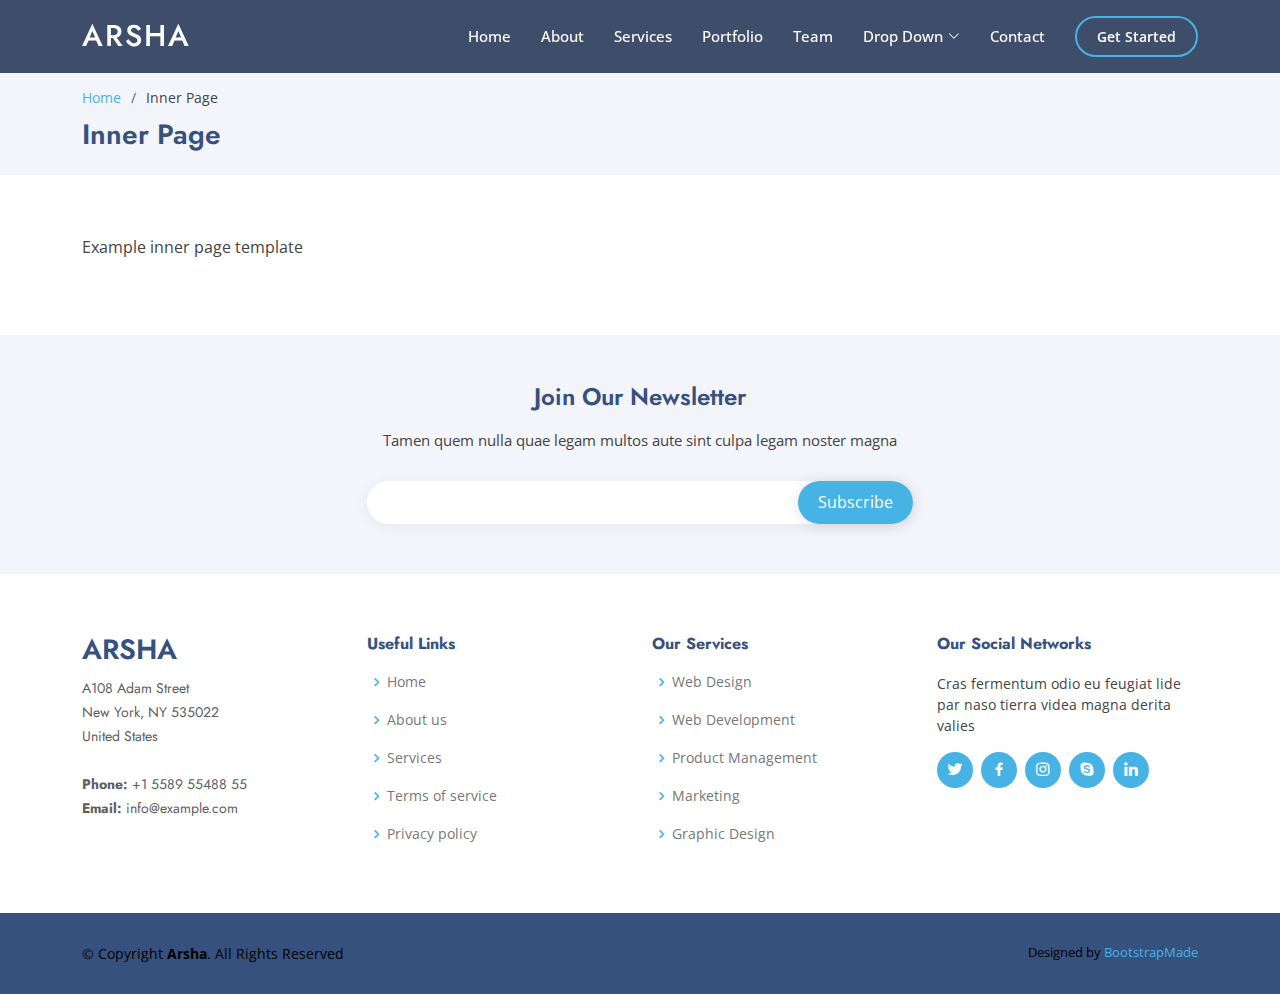
<file: inner-page.html>
<!DOCTYPE html>
<html lang="en">

<head>
  <meta charset="utf-8">
  <meta content="width=device-width, initial-scale=1.0" name="viewport">

  <title>Inner Page - Arsha Bootstrap Template</title>
  <meta content="" name="description">
  <meta content="" name="keywords">

  <!-- Favicons -->
  <link href="assets/img/favicon.png" rel="icon">
  <link href="assets/img/apple-touch-icon.png" rel="apple-touch-icon">

  <!-- Google Fonts -->
  <link href="https://fonts.googleapis.com/css?family=Open+Sans:300,300i,400,400i,600,600i,700,700i|Jost:300,300i,400,400i,500,500i,600,600i,700,700i|Poppins:300,300i,400,400i,500,500i,600,600i,700,700i" rel="stylesheet">

  <!-- Vendor CSS Files -->
  <link href="assets/vendor/aos/aos.css" rel="stylesheet">
  <link href="assets/vendor/bootstrap/css/bootstrap.min.css" rel="stylesheet">
  <link href="assets/vendor/bootstrap-icons/bootstrap-icons.css" rel="stylesheet">
  <link href="assets/vendor/boxicons/css/boxicons.min.css" rel="stylesheet">
  <link href="assets/vendor/glightbox/css/glightbox.min.css" rel="stylesheet">
  <link href="assets/vendor/remixicon/remixicon.css" rel="stylesheet">
  <link href="assets/vendor/swiper/swiper-bundle.min.css" rel="stylesheet">

  <!-- Template Main CSS File -->
  <link href="assets/css/style.css" rel="stylesheet">

  <!-- =======================================================
  * Template Name: Arsha
  * Updated: Sep 18 2023 with Bootstrap v5.3.2
  * Template URL: https://bootstrapmade.com/arsha-free-bootstrap-html-template-corporate/
  * Author: BootstrapMade.com
  * License: https://bootstrapmade.com/license/
  ======================================================== -->
</head>

<body>

  <!-- ======= Header ======= -->
  <header id="header" class="fixed-top header-inner-pages">
    <div class="container d-flex align-items-center">

      <h1 class="logo me-auto"><a href="index.html">Arsha</a></h1>
      <!-- Uncomment below if you prefer to use an image logo -->
      <!-- <a href="index.html" class="logo me-auto"><img src="assets/img/logo.png" alt="" class="img-fluid"></a>-->

      <nav id="navbar" class="navbar">
        <ul>
          <li><a class="nav-link scrollto " href="#hero">Home</a></li>
          <li><a class="nav-link scrollto" href="#about">About</a></li>
          <li><a class="nav-link scrollto" href="#services">Services</a></li>
          <li><a class="nav-link   scrollto" href="#portfolio">Portfolio</a></li>
          <li><a class="nav-link scrollto" href="#team">Team</a></li>
          <li class="dropdown"><a href="#"><span>Drop Down</span> <i class="bi bi-chevron-down"></i></a>
            <ul>
              <li><a href="#">Drop Down 1</a></li>
              <li class="dropdown"><a href="#"><span>Deep Drop Down</span> <i class="bi bi-chevron-right"></i></a>
                <ul>
                  <li><a href="#">Deep Drop Down 1</a></li>
                  <li><a href="#">Deep Drop Down 2</a></li>
                  <li><a href="#">Deep Drop Down 3</a></li>
                  <li><a href="#">Deep Drop Down 4</a></li>
                  <li><a href="#">Deep Drop Down 5</a></li>
                </ul>
              </li>
              <li><a href="#">Drop Down 2</a></li>
              <li><a href="#">Drop Down 3</a></li>
              <li><a href="#">Drop Down 4</a></li>
            </ul>
          </li>
          <li><a class="nav-link scrollto" href="#contact">Contact</a></li>
          <li><a class="getstarted scrollto" href="#about">Get Started</a></li>
        </ul>
        <i class="bi bi-list mobile-nav-toggle"></i>
      </nav><!-- .navbar -->

    </div>
  </header><!-- End Header -->

  <main id="main">

    <!-- ======= Breadcrumbs ======= -->
    <section id="breadcrumbs" class="breadcrumbs">
      <div class="container">

        <ol>
          <li><a href="index.html">Home</a></li>
          <li>Inner Page</li>
        </ol>
        <h2>Inner Page</h2>

      </div>
    </section><!-- End Breadcrumbs -->

    <section class="inner-page">
      <div class="container">
        <p>
          Example inner page template
        </p>
      </div>
    </section>

  </main><!-- End #main -->

  <!-- ======= Footer ======= -->
  <footer id="footer">

    <div class="footer-newsletter">
      <div class="container">
        <div class="row justify-content-center">
          <div class="col-lg-6">
            <h4>Join Our Newsletter</h4>
            <p>Tamen quem nulla quae legam multos aute sint culpa legam noster magna</p>
            <form action="" method="post">
              <input type="email" name="email"><input type="submit" value="Subscribe">
            </form>
          </div>
        </div>
      </div>
    </div>

    <div class="footer-top">
      <div class="container">
        <div class="row">

          <div class="col-lg-3 col-md-6 footer-contact">
            <h3>Arsha</h3>
            <p>
              A108 Adam Street <br>
              New York, NY 535022<br>
              United States <br><br>
              <strong>Phone:</strong> +1 5589 55488 55<br>
              <strong>Email:</strong> info@example.com<br>
            </p>
          </div>

          <div class="col-lg-3 col-md-6 footer-links">
            <h4>Useful Links</h4>
            <ul>
              <li><i class="bx bx-chevron-right"></i> <a href="#">Home</a></li>
              <li><i class="bx bx-chevron-right"></i> <a href="#">About us</a></li>
              <li><i class="bx bx-chevron-right"></i> <a href="#">Services</a></li>
              <li><i class="bx bx-chevron-right"></i> <a href="#">Terms of service</a></li>
              <li><i class="bx bx-chevron-right"></i> <a href="#">Privacy policy</a></li>
            </ul>
          </div>

          <div class="col-lg-3 col-md-6 footer-links">
            <h4>Our Services</h4>
            <ul>
              <li><i class="bx bx-chevron-right"></i> <a href="#">Web Design</a></li>
              <li><i class="bx bx-chevron-right"></i> <a href="#">Web Development</a></li>
              <li><i class="bx bx-chevron-right"></i> <a href="#">Product Management</a></li>
              <li><i class="bx bx-chevron-right"></i> <a href="#">Marketing</a></li>
              <li><i class="bx bx-chevron-right"></i> <a href="#">Graphic Design</a></li>
            </ul>
          </div>

          <div class="col-lg-3 col-md-6 footer-links">
            <h4>Our Social Networks</h4>
            <p>Cras fermentum odio eu feugiat lide par naso tierra videa magna derita valies</p>
            <div class="social-links mt-3">
              <a href="#" class="twitter"><i class="bx bxl-twitter"></i></a>
              <a href="#" class="facebook"><i class="bx bxl-facebook"></i></a>
              <a href="#" class="instagram"><i class="bx bxl-instagram"></i></a>
              <a href="#" class="google-plus"><i class="bx bxl-skype"></i></a>
              <a href="#" class="linkedin"><i class="bx bxl-linkedin"></i></a>
            </div>
          </div>

        </div>
      </div>
    </div>

    <div class="container footer-bottom clearfix">
      <div class="copyright">
        &copy; Copyright <strong><span>Arsha</span></strong>. All Rights Reserved
      </div>
      <div class="credits">
        <!-- All the links in the footer should remain intact. -->
        <!-- You can delete the links only if you purchased the pro version. -->
        <!-- Licensing information: https://bootstrapmade.com/license/ -->
        <!-- Purchase the pro version with working PHP/AJAX contact form: https://bootstrapmade.com/arsha-free-bootstrap-html-template-corporate/ -->
        Designed by <a href="https://bootstrapmade.com/">BootstrapMade</a>
      </div>
    </div>
  </footer><!-- End Footer -->

  <div id="preloader"></div>
  <a href="#" class="back-to-top d-flex align-items-center justify-content-center"><i class="bi bi-arrow-up-short"></i></a>

  <!-- Vendor JS Files -->
  <script src="assets/vendor/aos/aos.js"></script>
  <script src="assets/vendor/bootstrap/js/bootstrap.bundle.min.js"></script>
  <script src="assets/vendor/glightbox/js/glightbox.min.js"></script>
  <script src="assets/vendor/isotope-layout/isotope.pkgd.min.js"></script>
  <script src="assets/vendor/swiper/swiper-bundle.min.js"></script>
  <script src="assets/vendor/waypoints/noframework.waypoints.js"></script>
  <script src="assets/vendor/php-email-form/validate.js"></script>

  <!-- Template Main JS File -->
  <script src="assets/js/main.js"></script>

</body>

</html>
</file>
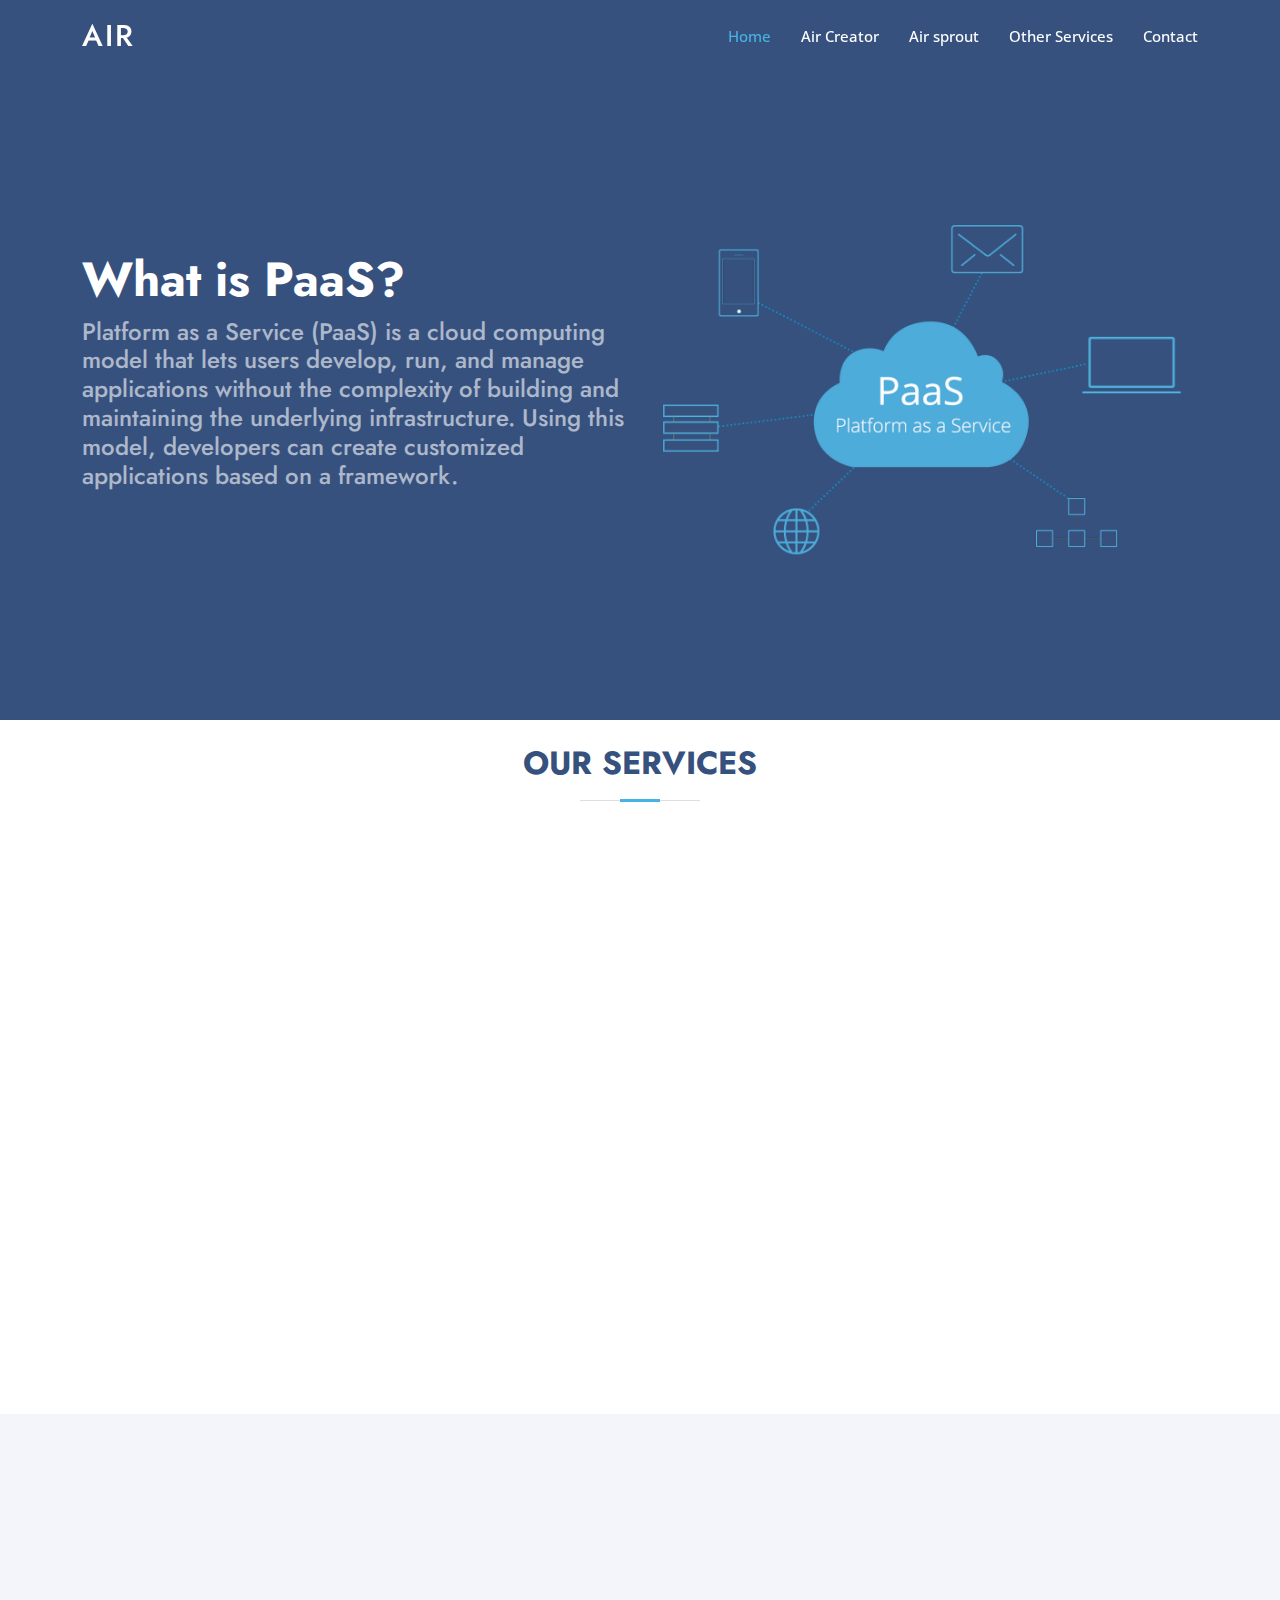
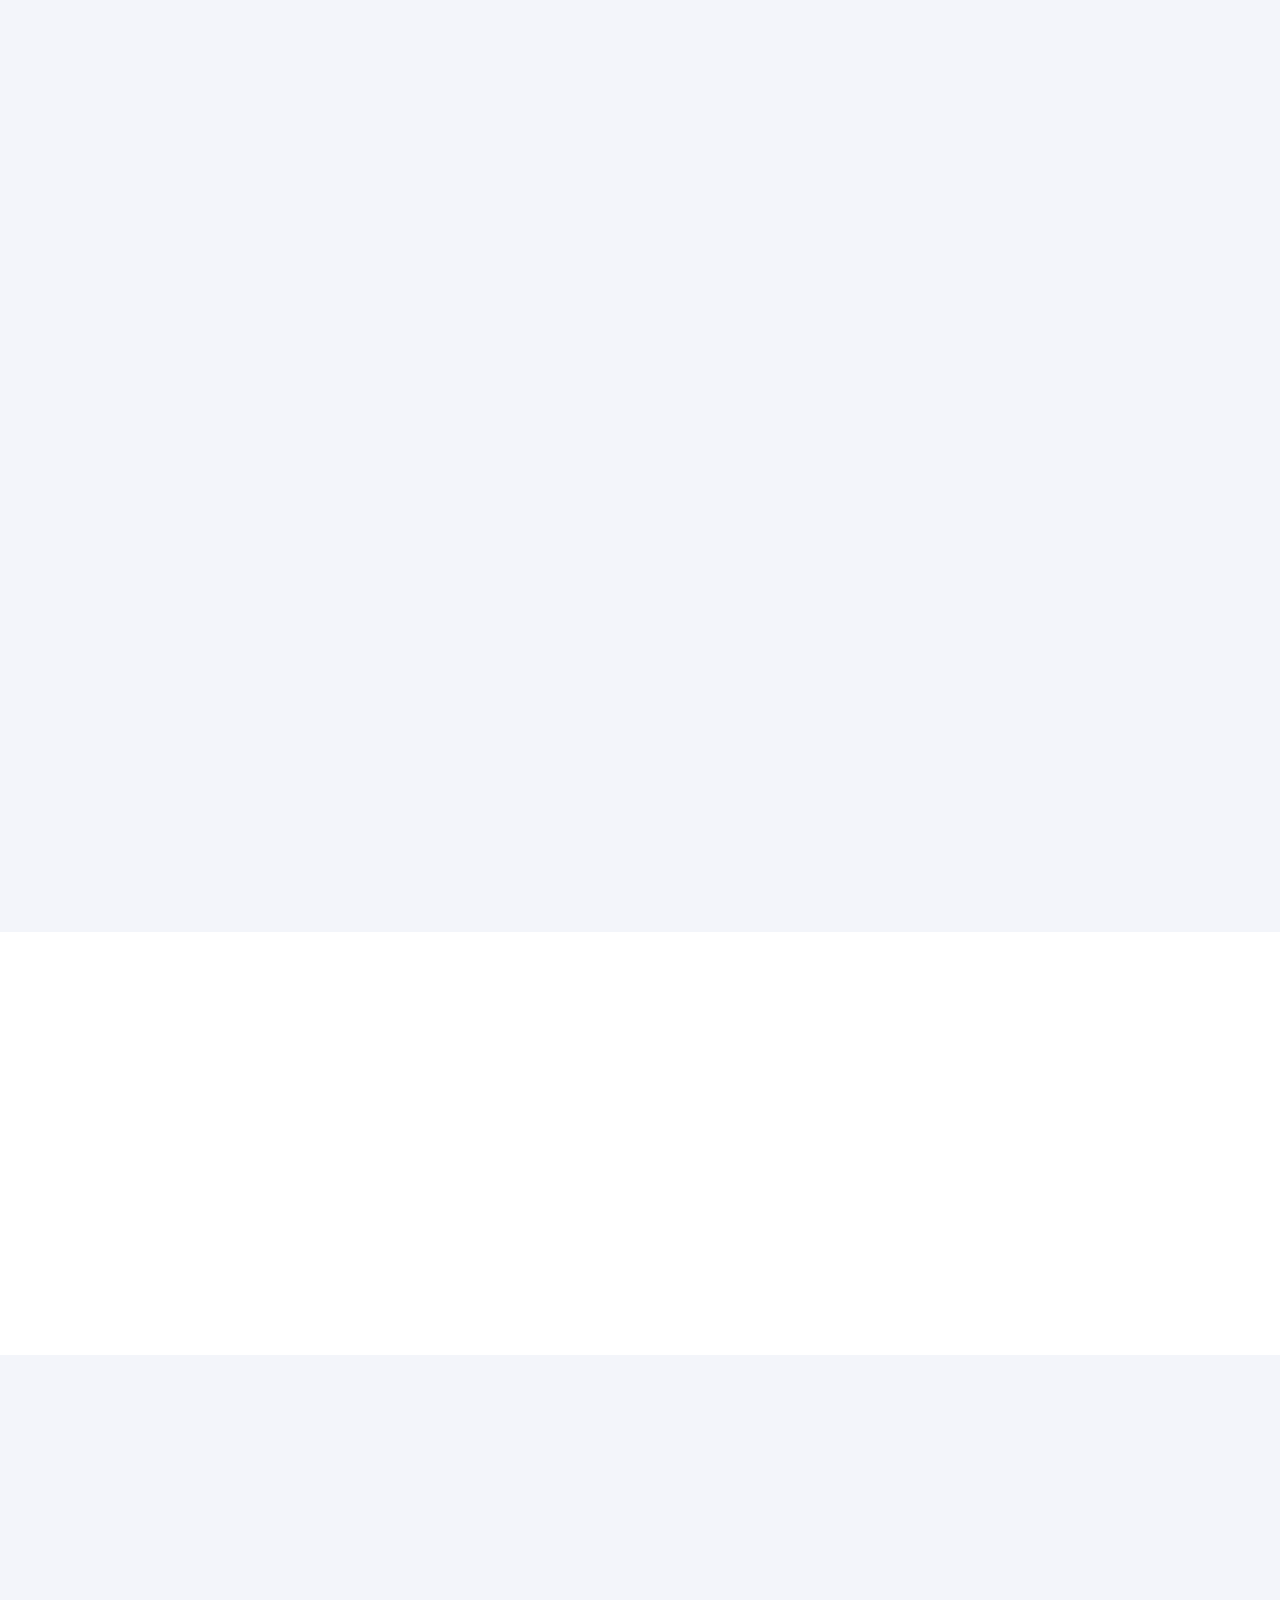
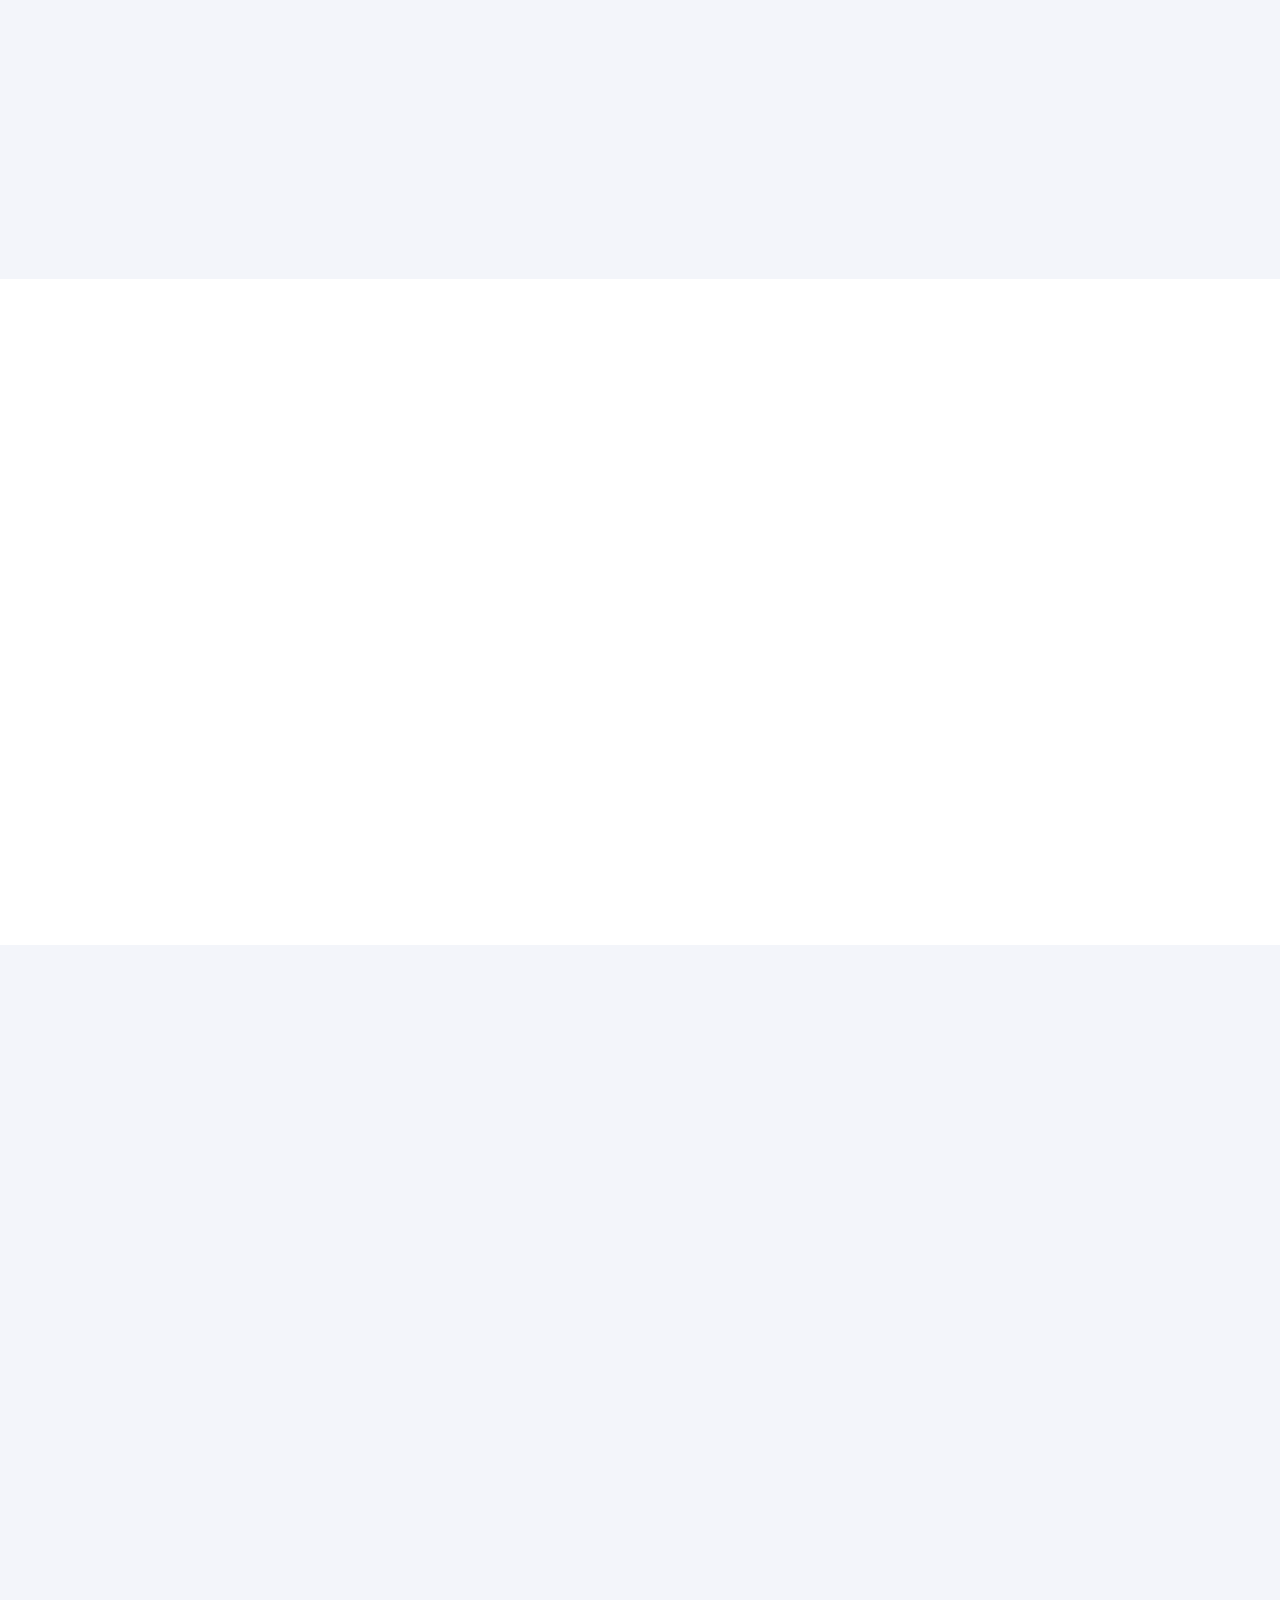
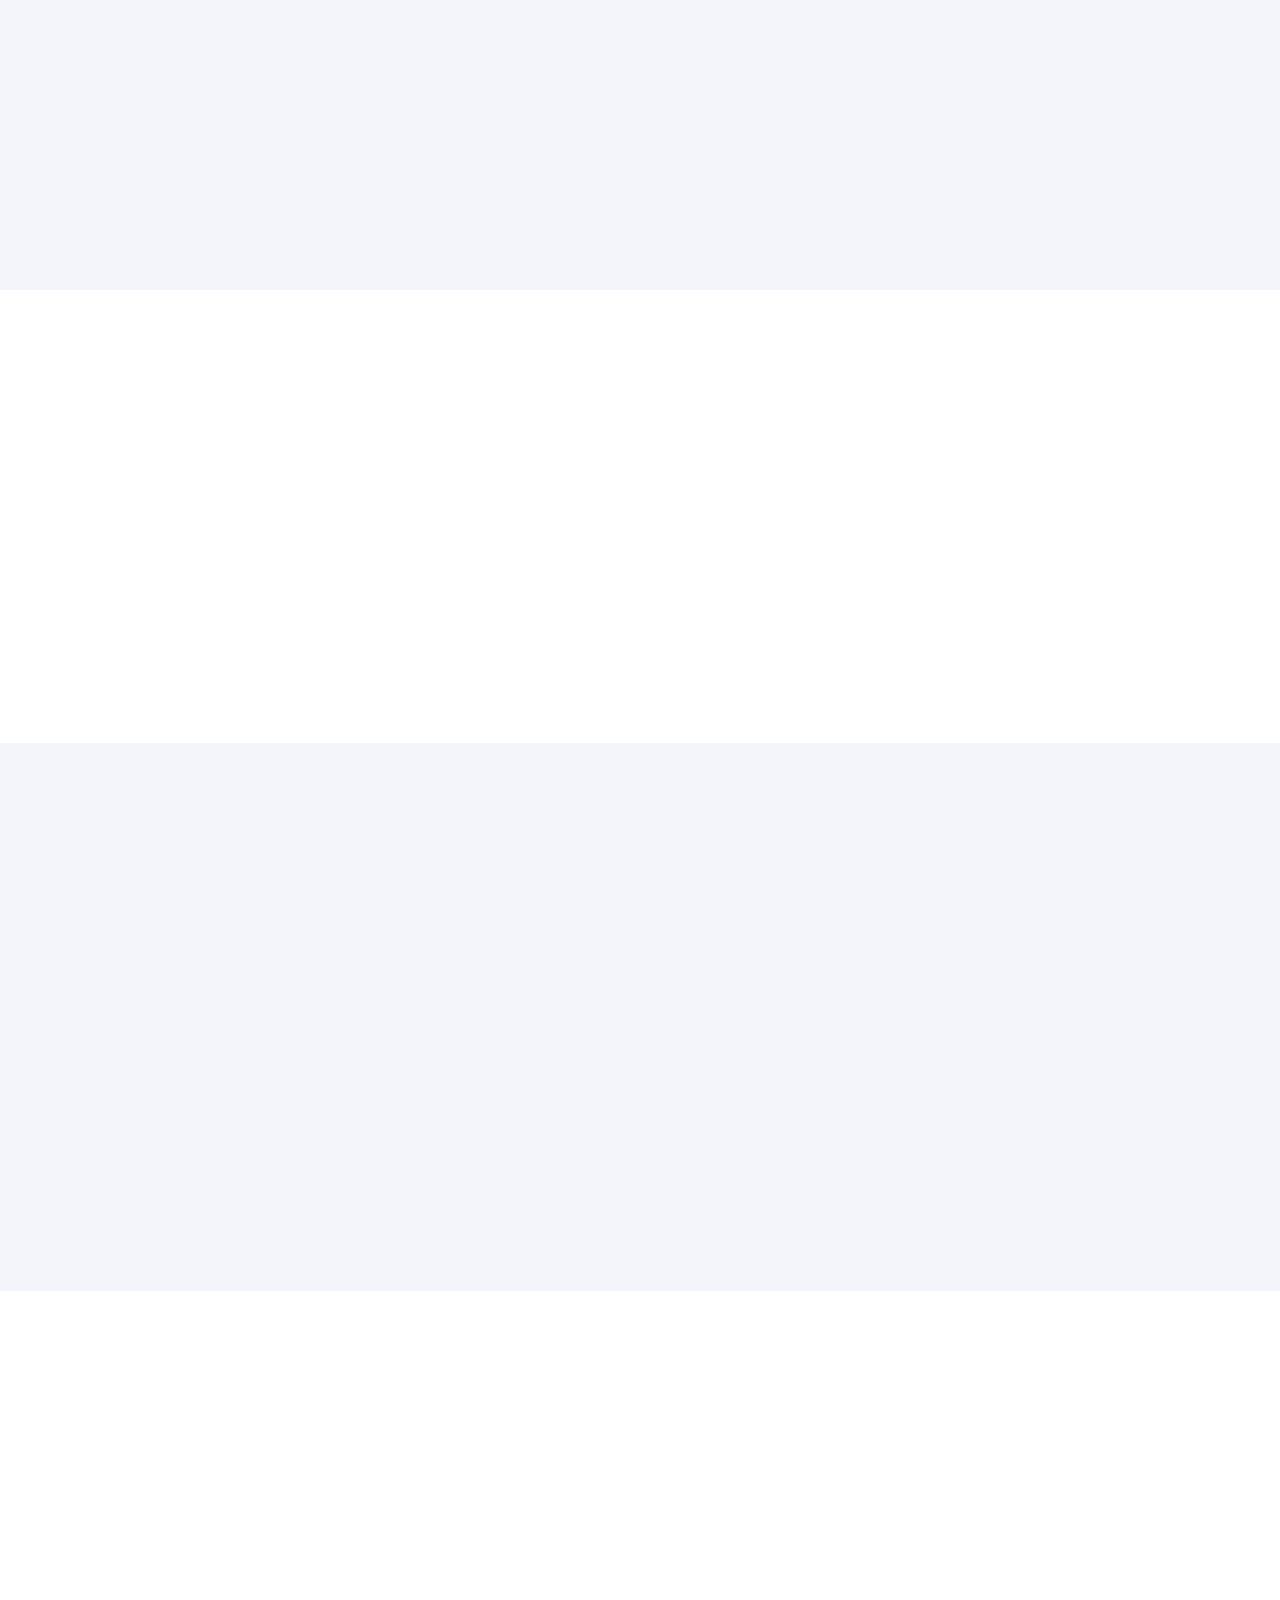
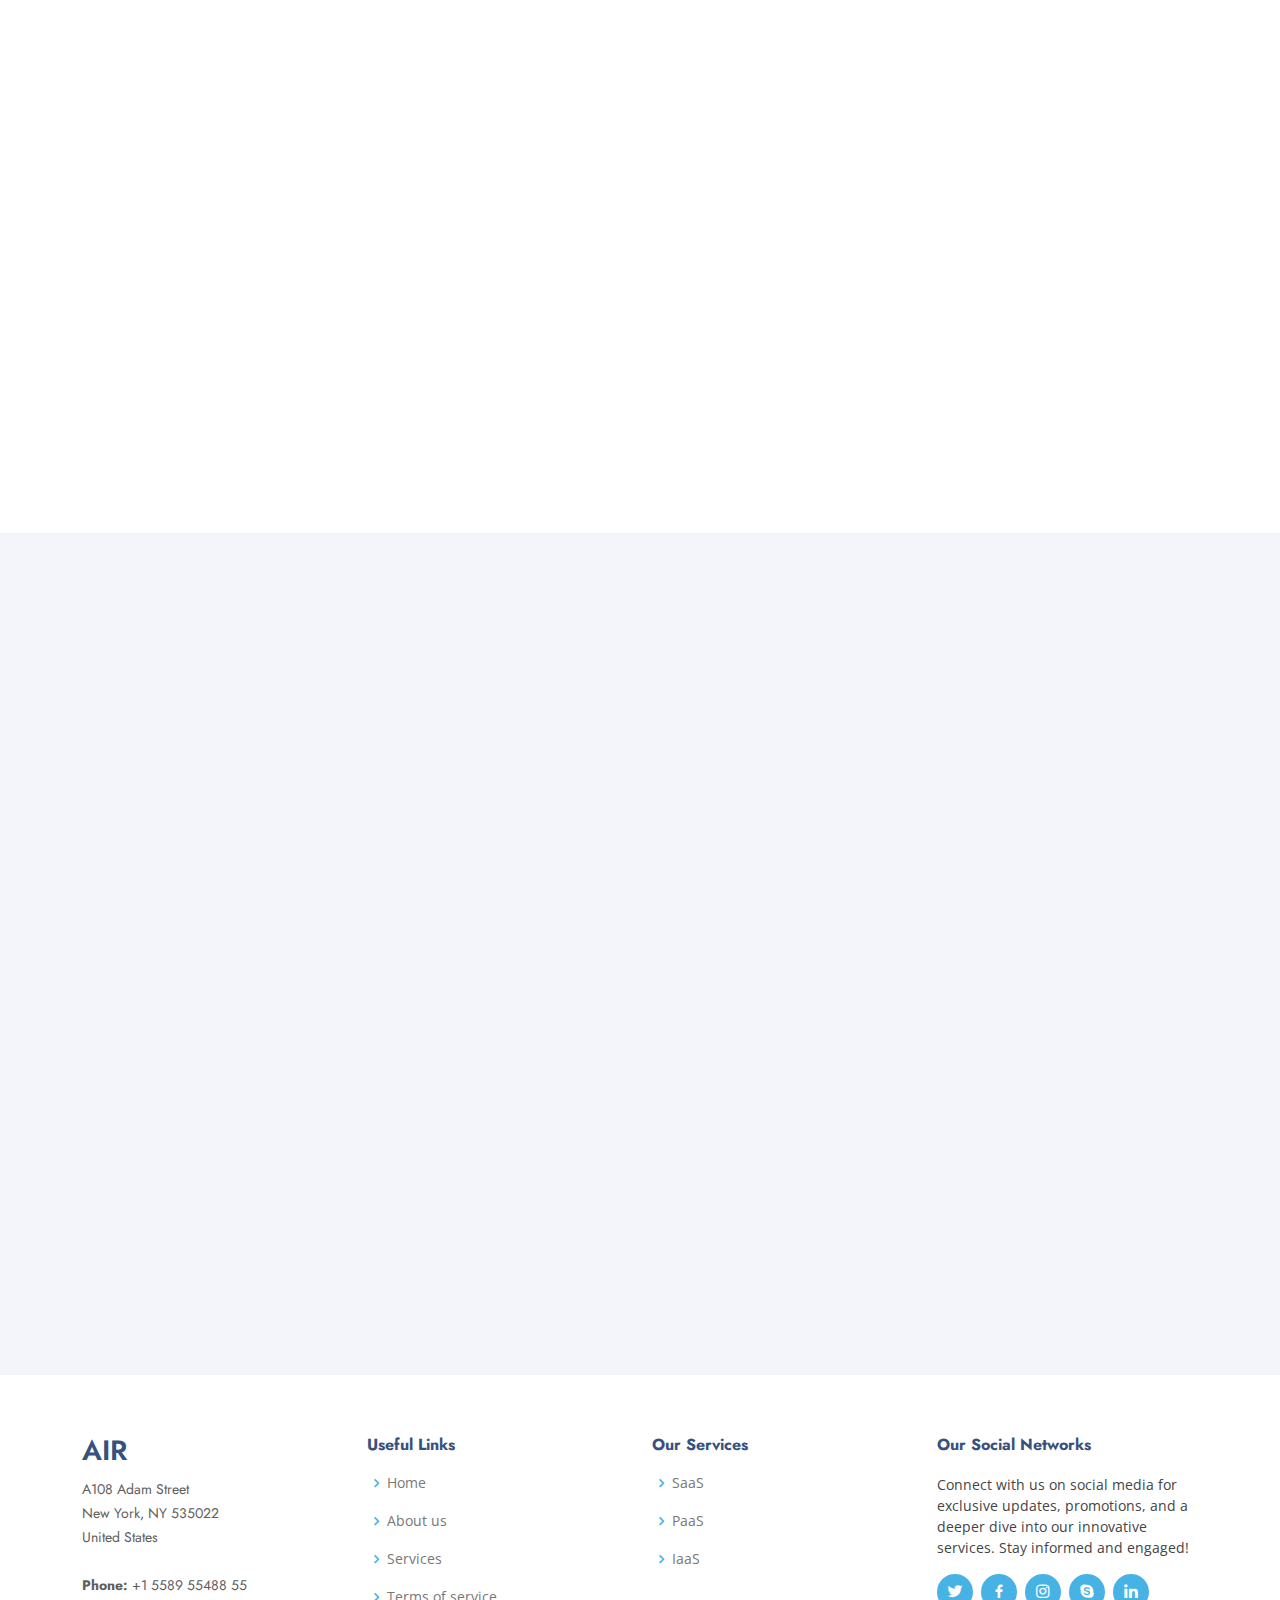
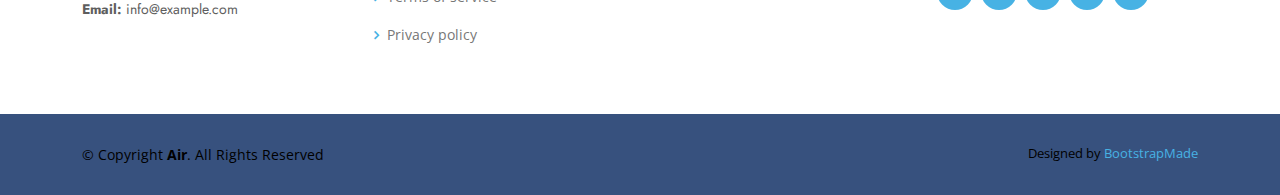
<file: Paas.html>
<!DOCTYPE html>
<html lang="en">

<head>
  <meta charset="utf-8">
  <meta content="width=device-width, initial-scale=1.0" name="viewport">

  <title>Air</title>
  <meta content="" name="description">
  <meta content="" name="keywords">

  <!-- Favicons -->
  <link href="assets/img/AIR.png" rel="icon">
  <link href="assets/img/icon.png" rel="apple-touch-icon">

  <!-- Google Fonts -->
  <link href="https://fonts.googleapis.com/css?family=Open+Sans:300,300i,400,400i,600,600i,700,700i|Jost:300,300i,400,400i,500,500i,600,600i,700,700i|Poppins:300,300i,400,400i,500,500i,600,600i,700,700i" rel="stylesheet">

  <!-- Vendor CSS Files -->
  <link href="assets/vendor/aos/aos.css" rel="stylesheet">
  <link href="assets/vendor/bootstrap/css/bootstrap.min.css" rel="stylesheet">
  <link href="assets/vendor/bootstrap-icons/bootstrap-icons.css" rel="stylesheet">
  <link href="assets/vendor/boxicons/css/boxicons.min.css" rel="stylesheet">
  <link href="assets/vendor/glightbox/css/glightbox.min.css" rel="stylesheet">
  <link href="assets/vendor/remixicon/remixicon.css" rel="stylesheet">
  <link href="assets/vendor/swiper/swiper-bundle.min.css" rel="stylesheet">

  <!-- Template Main CSS File -->
  <link href="assets/css/style.css" rel="stylesheet">

 
</head>

<body>

  <!-- ======= Header ======= -->
  <header id="header" class="fixed-top ">
    <div class="container d-flex align-items-center">

      <h1 class="logo me-auto"><a href="index.html">Air</a></h1>
      <!--<a href="index.html" class="logonew" style="float:left;"><img src="assets/img/white cloud.png" alt="" class="img-fluid"></a>-->

      <nav id="navbar" class="navbar">
        <ul>
          <li><a class="nav-link scrollto active" href="#hero">Home</a></li>
          <li><a class="nav-link scrollto" href="#main">Air Creator</a></li>
          <li><a class="nav-link scrollto" href="#mains">Air sprout</a></li>
          <li><a class="nav-link scrollto" href="#footer">Other Services</a></li>
          <li><a class="nav-link scrollto" href="#contact">Contact</a></li>
          
        </ul>
        <i class="bi bi-list mobile-nav-toggle"></i>
      </nav><!-- .navbar -->

    </div>
    <script type="text/javascript"> let headID = document.getElementsByTagName("head")[0]; let newCss = document.createElement('link'); newCss.rel = 'stylesheet'; newCss.type = 'text/css'; newCss.href = "https://botmake.io/embed/bot1631895.css"; let newScript = document.createElement('script'); newScript.src = "https://botmake.io/embed/bot1631895.js"; newScript.type = 'text/javascript'; headID.appendChild(newScript); headID.appendChild(newCss); </script>
  </header><!-- End Header -->

  <!-- ======= Hero Section ======= -->
  <section id="hero" class="d-flex align-items-center">

    <div class="container">
      <div class="row">
        <div class="col-lg-6 d-flex flex-column justify-content-center pt-4 pt-lg-0 order-2 order-lg-1" data-aos="fade-up" data-aos-delay="200">
          <h1>What is PaaS?</h1>
          <h2>Platform as a Service (PaaS) is a cloud computing model that lets users develop, run, and manage applications without the complexity of building and maintaining the underlying infrastructure. Using this model, developers can create customized applications based on a framework.</h2>
          
          <div class="d-flex justify-content-center justify-content-lg-start">
           
            
          </div>
        </div>
        <div class="col-lg-6 order-1 order-lg-2 hero-img" data-aos="zoom-in" data-aos-delay="200">
          <img src="assets/img/paas.png" class="img-fluid animated" alt="">
        </div>
      </div>
    </div>

  </section><!-- End Hero -->

  <main id="main">
    <div class="section-title">
      <br>
      <h2>Our Services</h2>
    </div>

    <!-- ======= Clients Section ======= -->
   
    
    <!-- ======= Skills Section ======= -->
    <section id="skills" class="skills">
      <div class="container" data-aos="fade-up">
        <div class="row">
          <div class="col-lg-6 d-flex align-items-center" data-aos="fade-right" data-aos-delay="100">
            <img src="assets/img/air creator.jpg" class="img-fluid" alt="">
          </div>
          <div class="col-lg-6 pt-4 pt-lg-0 content" data-aos="fade-left" data-aos-delay="100">
            <h3>AIR CREATOR</h3>
            <h4 class="fst-italic">
              Air Creator is a low-code application development platform that helps you design, develop and run any business software you need.
            </h4>
            <br>
            

            <div class="skills-content">
              <h4 style="color: rgb(29, 144, 183);">PERFORMANCE</h4 >

              <div class="progress">
                <span class="skill">AIR CREATOR <i class="val">97%</i></span>
                <div class="progress-bar-wrap">
                  <div class="progress-bar" role="progressbar" aria-valuenow="97" aria-valuemin="0" aria-valuemax="100"></div>
                </div>
              </div>

              <div class="progress">
                <span class="skill"> HEROKU<i class="val">82%</i></span>
                <div class="progress-bar-wrap">
                  <div class="progress-bar" role="progressbar" aria-valuenow="82" aria-valuemin="0" aria-valuemax="100"></div>
                </div>
              </div>

              <div class="progress">
                <span class="skill">AZURE APP SERVICE <i class="val">84%</i></span>
                <div class="progress-bar-wrap">
                  <div class="progress-bar" role="progressbar" aria-valuenow="84" aria-valuemin="0" aria-valuemax="100"></div>
                </div>
              </div>

              <div class="progress">
                <span class="skill">AWS  <i class="val">89%</i></span>
                <div class="progress-bar-wrap">
                  <div class="progress-bar" role="progressbar" aria-valuenow="89" aria-valuemin="0" aria-valuemax="100"></div>
                </div>
              </div>

            </div>

          </div>
        </div>

      </div>
    </section><!-- End Skills Section -->

    <!-- ======= Services Section ======= -->
    <!-- ======= Services Section ======= -->
    <section id="services" class="services section-bg">
      <div class="container" data-aos="fade-up">

        <div class="section-title">
          <h2>Features of Air Creator</h2>
         
        </div>

        <div class="row">
          <div class="col-xl-3 col-md-6 d-flex align-items-stretch" data-aos="zoom-in" data-aos-delay="100">
            <div class="icon-box"><img src="assets/img/multidevice.png" class="img-fluid" alt="" type="image/webp"><br><br>
              <!-- <div class="icon"><i class="bx bxl-dribbble"></i></div> -->
               <h4><a>MULTI-DEVICE APP CREATOR</a></h4> 
              <p><h5>Build Apps that run on all devices</p></h5>
              <br><br>
              <h5>A modern low-code platform for building, deploying, and managing digital workplace tools across web and mobile, all from a single platform!</h5>
            </div>
          </div>

          

          <div class="col-xl-3 col-md-6 d-flex align-items-stretch" data-aos="zoom-in" data-aos-delay="200">
            <div class="icon-box">
             
                <img src="assets/img/integ.jpg" class="img-fluid" alt="">&nbsp;&nbsp;&nbsp;&nbsp;
              <br><br>
              <h4><a>INTEGRATION CREATOR</a></h4>
              <p><h5>
                Air Creator has thousands of prebuilt integrations
                </h5>
                <br><br>
                <h5>
                Through integrations, you may link all the resources required for the expansion and success of your company. With the extensive number of prebuilt and bespoke connectors and configurations that Air Creator offers, you may accomplish a wide range of tasks from any location in the world.

              </p></h5>
            </div>
          </div>

          <div class="col-xl-3 col-md-6 d-flex align-items-stretch mt-4 mt-xl-0" data-aos="zoom-in" data-aos-delay="300">
            <div class="icon-box">
              <img src="assets/img/ai.jpg" class="img-fluid" alt=""><br><br>
              
              <h4><a>AI CREATOR</a></h4>
              <p><h5>
                Bring AI to your business apps in a few clicks without coding algorithms.
                </h5>
              <br><br>
              <h5>
                The AI Modeller in Air-Creator enhances business processes by forecasting future events or mechanising tasks that usually demand for human involvement. You may quickly and simply integrate machine learning and artificial intelligence into your bespoke workflows and applications using this capability.
              </h5></p>
            </div>
          </div>

          <div class="col-xl-3 col-md-6 d-flex align-items-stretch mt-4 mt-xl-0" data-aos="zoom-in" data-aos-delay="400">
            <div class="icon-box">
              <img src="assets/img/bi.png" class="img-fluid" alt=""><br><br>
              <br><br>
              
              <h4><a href="">BI & ANALYTICS CREATOR</a></h4>
              <p><h5>
                Real-time, conversational analytic.</h5>
              <br><br>
              <h5>
                Business intelligence provides you with a consistent, real-time picture of what's happening with your business, so that you can derive insights, take necessary actions, and make better decisions.
              </h5></p>
            </div>
          </div>

        </div>

      </div>
    </section><!-- End Services Section -->

    
    
    <!-- ======= Pricing Section ======= -->
    <section id="pricing" class="pricing">
      <div class="container" data-aos="fade-up">

        <div class="section-title">
          <h2>Comparisons</h2>
        </div>

        <div class="row">
          <table>
            <thead>
                <tr>
                    <th class="white-text">Property</th>
                    <th class="white-text">Air-Cloud</th>
                    <th class="white-text">Heroku</th>
                    <th class="white-text">Amazon EC2</th>
                    <th class="white-text">Google App Engine</th>
                    <th class="white-text">Azure app service</th>
                </tr>
            </thead>
            <tbody>
                <tr>
                    <td class="blue-text" style="font-size: 20px;"><strong>Focus</strong></td>
                    <td class="blue-text"><strong>Infrastructure</strong></td>
                    <td class="blue-text"><strong>Platform</strong></td>
                    <td class="blue-text"><strong>Infrastructure</strong></td>
                    <td class="blue-text"><strong>Platform</strong></td>
                    <td class="blue-text"><strong>Infrastructure</strong></td>
                </tr>
                <tr>

                    <td class="white-text" style="font-size: 20px;"><strong>Virtualization</strong></td>
                    <td class="white-text"><strong>OS level</strong></td>
                    <td class="white-text"><strong>Applicaion Container</strong></td>
                    <td class="white-text"><strong>OS level</strong></td>
                    <td class="white-text"><strong>Aplication Container</strong></td>
                    <td class="white-text"><strong>OS level</strong></td>
                </tr>
                <tr>
                  <td class="blue-text" style="font-size: 20px;"><strong>Web API's</strong></td>
                  <td class="blue-text"><strong>Yes</strong></td>
                  <td class="blue-text"><strong>Unknown</strong></td>
                  <td class="blue-text"><strong>Yes</strong></td>
                  <td class="blue-text"><strong>Yes</strong></td>
                  <td class="blue-text"><strong>Unknown</strong></td>
                </tr>
                <tr>
                  <td class="white-text" style="font-size: 20px;"><strong>Value added service providers</strong></td>
                  <td class="white-text"><strong>Yes</strong></td>
                  <td class="white-text"><strong>No</strong></td>
                  <td class="white-text"><strong>Yes</strong></td>
                  <td class="white-text"><strong>No</strong></td>
                  <td class="white-text"><strong>No</strong></td>
                </tr>
            </tbody>
          </table>
      </div>
    </section><!-- End Pricing Section -->

    <!-- ======= Frequently Asked Questions Section ======= -->
    <section id="faq" class="faq section-bg">
      <div class="container" data-aos="fade-up">

        <div class="section-title">
          <h2>Frequently Asked Questions</h2>
        </div>

        <div class="faq-list">
          <ul>
            <li data-aos="fade-up" data-aos-delay="100">
              <i class="bx bx-help-circle icon-help"></i> <a data-bs-toggle="collapse" class="collapse" data-bs-target="#faq-list-1">What is Air Creator? <i class="bx bx-chevron-down icon-show"></i><i class="bx bx-chevron-up icon-close"></i></a>
              <div id="faq-list-1" class="collapse show" data-bs-parent=".faq-list">
                <p>
                  Air Creator is a fully managed PaaS platform for developers. It supports multiple programming languages, provides a developer-friendly environment, and abstracts infrastructure management.
                </p>
              </div>
            </li>

            <li data-aos="fade-up" data-aos-delay="200">
              <i class="bx bx-help-circle icon-help"></i> <a data-bs-toggle="collapse" data-bs-target="#faq-list-2" class="collapsed">What are the benefits of Air Creator?<i class="bx bx-chevron-down icon-show"></i><i class="bx bx-chevron-up icon-close"></i></a>
              <div id="faq-list-2" class="collapse" data-bs-parent=".faq-list">
                <p>
                  Air Creator reduces coding time and provides customization,flexibility and scalability.
                </p>
              </div>
            </li>

            <li data-aos="fade-up" data-aos-delay="300">
              <i class="bx bx-help-circle icon-help"></i> <a data-bs-toggle="collapse" data-bs-target="#faq-list-3" class="collapsed">How secure is my data in Air Creator's cloud?<i class="bx bx-chevron-down icon-show"></i><i class="bx bx-chevron-up icon-close"></i></a>
              <div id="faq-list-3" class="collapse" data-bs-parent=".faq-list">
                <p>
                  Air Creator uses data encryption and wirefall to secure the customers data.It also provides data backups and redundancy.
                </p>
              </div>
            </li>
          </ul>
        </div>

      </div>
    </section><!-- End Frequently Asked Questions Section -->

    <!--air sprout--> 
  
    <main id="mains">
  
      <!-- ======= Clients Section ======= -->
     
      
      <!-- ======= Skills Section ======= -->
      <section id="skills" class="skills">
        <div class="container" data-aos="fade-up">
  
          <div class="row">
            <div class="col-lg-6 d-flex align-items-center" data-aos="fade-right" data-aos-delay="100">
              <img src="assets/img/air sprout.jpg" class="img-fluid" alt="">
            </div>
            <div class="col-lg-6 pt-4 pt-lg-0 content" data-aos="fade-left" data-aos-delay="100">
              <h3>AIR SPROUT</h3>
              <h4 class="fst-italic">
                Air Sprout is a service used for deploying and scaling web applications and services.By automating numerous procedures related to provisioning, scaling, and managing server infrastructure, it streamlines the process of installing applications on AWS's cloud architecture.
              </h4>
              <br>
  
              <div class="skills-content">
                <h4 style="color: rgb(29, 144, 183);">PERFORMANCE</h4 >
  
                <div class="progress">
                  <span class="skill">AIR SPROUT<i class="val">92%</i></span>
                  <div class="progress-bar-wrap">
                    <div class="progress-bar" role="progressbar" aria-valuenow="92" aria-valuemin="0" aria-valuemax="100"></div>
                  </div>
                </div>
  
                <div class="progress">
                  <span class="skill">HEROKU <i class="val">78%</i></span>
                  <div class="progress-bar-wrap">
                    <div class="progress-bar" role="progressbar" aria-valuenow="78" aria-valuemin="0" aria-valuemax="100"></div>
                  </div>
                </div>
  
                <div class="progress">
                  <span class="skill">AZURE <i class="val">86%</i></span>
                  <div class="progress-bar-wrap">
                    <div class="progress-bar" role="progressbar" aria-valuenow="86" aria-valuemin="0" aria-valuemax="100"></div>
                  </div>
                </div>
  
                <div class="progress">
                  <span class="skill">AWS<i class="val">81%</i></span>
                  <div class="progress-bar-wrap">
                    <div class="progress-bar" role="progressbar" aria-valuenow="81" aria-valuemin="0" aria-valuemax="100"></div>
                  </div>
                </div>
  
              </div>
  
            </div>
          </div>
  
        </div>
      </section><!-- End Skills Section -->
  
      <!-- ======= Services Section ======= -->
      <!-- ======= Services Section ======= -->
      <section id="services" class="services section-bg">
        <div class="container" data-aos="fade-up">
  
          <div class="section-title">
            <h2>Features of Air Sprout</h2>
           
          </div>
  
          <div class="row">
            <div class="col-xl-3 col-md-6 d-flex align-items-stretch" data-aos="zoom-in" data-aos-delay="100">
              <br><br>
              <br>
              <br>
              <div class="icon-box"><img src="assets/img/multi.png" class="img-fluid" alt="" type="image/webp"><br><br>
                <!-- <div class="icon"><i class="bx bxl-dribbble"></i></div> -->
                <br><br>
                 <h4><a>SUPPORTS MULTIPLE PROGRAMMING LANGUAGES</a></h4> 
                 
                <p><h5>Air Sprout supports a range of programming languages like Java, .NET, PHP, Node.js, Python, Ruby, and Docker, along with various frameworks and platforms.</p></h5>
                <br><br>
                <h5></h5>
              </div>
            </div>
  
            
  
            <div class="col-xl-3 col-md-6 d-flex align-items-stretch" data-aos="zoom-in" data-aos-delay="200">
              <div class="icon-box">
               
                  <img src="assets/img/easy.png" class="img-fluid" alt="">&nbsp;&nbsp;&nbsp;&nbsp;
                  <br><br>
                  <br>
                <h4><a>EASY DEVELOPMENT</a></h4>
                
                <p><h5>
                  
                  </h5>
                  <h5>When you upload your application code, Air Sprout seamlessly manages the deployment process
                    including capacity provisioning, load balancing, auto-scaling, and application health monitoring.

  
                </p></h5>
              </div>
            </div>
  
            <div class="col-xl-3 col-md-6 d-flex align-items-stretch mt-4 mt-xl-0" data-aos="zoom-in" data-aos-delay="300">
              <div class="icon-box">
                <img src="assets/img/cus.png" class="img-fluid" alt=""><br><br>
                
                <h4><a>CUSTOMIZATION</a></h4>
                <p><h5>
                  Although it streamlines deployment processes, it also provides users with the option to have control over the other resources that support their application. You have the ability to choose the most suitable resources for your application.                  </h5>
                <h5>
                </h5></p>
              </div>
            </div>
  
            <div class="col-xl-3 col-md-6 d-flex align-items-stretch mt-4 mt-xl-0" data-aos="zoom-in" data-aos-delay="400">
              <div class="icon-box">
                <br>
                <img src="assets/img/sca.png" class="img-fluid" alt=""><br><br>
                <br><br>
                <h4><a href="">SCALING</a></h4>
                <p><h5>
                  Air Sprout can automatically scale your application up or down based on the defined policy or application needs. Air Sprout supports vertical scaling along with the horizontal scaling.
                  </h5>
                <h5>
                </h5></p>
              </div>
            </div>
  
          </div>
  
        </div>
      </section><!-- End Services Section -->
  
      
      
      <!-- ======= Pricing Section ======= -->
      <section id="pricing" class="pricing">
        <div class="container" data-aos="fade-up">
  
          <div class="section-title">
            <h2>Comparisons</h2>
          </div>
  
          <div class="row">
            <table>
              <thead>
                  <tr>
                      <th class="white-text">Property</th>
                      <th class="white-text">Air-Sprout</th>
                      <th class="white-text">Oracle cloud PaaS</th>
                      <th class="white-text">Salesforce platform</th>
                      <th class="white-text">Plesk</th>
                      <th class="white-text">Azure web apps </th>
                  </tr>
              </thead>
              <tbody>
                  <tr>
                      <td class="blue-text" style="font-size: 20px;"><strong>Focus</strong></td>
                      <td class="blue-text"><strong>Infrastructure</strong></td>
                      <td class="blue-text"><strong>Platform</strong></td>
                      <td class="blue-text"><strong>Infrastructure</strong></td>
                      <td class="blue-text"><strong>Platform</strong></td>
                      <td class="blue-text"><strong>Infrastructure</strong></td>
                  </tr>
                  <tr>
  
                      <td class="white-text" style="font-size: 20px;"><strong>Scalability</strong></td>
                      <td class="white-text"><strong>Very High</strong></td>
                      <td class="white-text"><strong>High</strong></td>
                      <td class="white-text"><strong>Medium</strong></td>
                      <td class="white-text"><strong>Medium</strong></td>
                      <td class="white-text"><strong>High</strong></td>
                  </tr>
                  <tr>
                    <td class="blue-text" style="font-size: 20px;"><strong>Ease of use</strong></td>
                    <td class="blue-text"><strong>Very Easy</strong></td>
                    <td class="blue-text"><strong>Complex</strong></td>
                    <td class="blue-text"><strong>Easy</strong></td>
                    <td class="blue-text"><strong>Easy</strong></td>
                    <td class="blue-text"><strong>Easy</strong></td>
                  </tr>
                  <tr>
                    <td class="white-text" style="font-size: 20px;"><strong>Unique Features</strong></td>
                    <td class="white-text"><strong>Deep Intergration with other services</strong></td>
                    <td class="white-text"><strong>Oracle Autonomous Database</strong></td>
                    <td class="white-text"><strong>AppExchange Marketplace</strong></td>
                    <td class="white-text"><strong>Support multiple OS</strong></td>
                    <td class="white-text"><strong>Support .NET Applications</strong></td>
                  </tr>
              </tbody>
            </table>
          </div>
  
        </div>
      </section><!-- End Pricing Section -->
  
      <!-- ======= Frequently Asked Questions Section ======= -->
      <section id="faq" class="faq section-bg">
        <div class="container" data-aos="fade-up">
  
          <div class="section-title">
            <h2>Frequently Asked Questions</h2>
          </div>
  
          <div class="faq-list">
            <ul>
              <li data-aos="fade-up" data-aos-delay="100">
                <i class="bx bx-help-circle icon-help"></i> <a data-bs-toggle="collapse" class="collapse" data-bs-target="#faq-list-1">What is Air Sprout? <i class="bx bx-chevron-down icon-show"></i><i class="bx bx-chevron-up icon-close"></i></a>
                <div id="faq-list-1" class="collapse show" data-bs-parent=".faq-list">
                  <p>
                    Air-Sprout simplifies the process of deploying and managing applications in the Air Cloud for developers. By uploading their application, developers can leave the deployment details of capacity provisioning, load balancing, auto-scaling, and application health monitoring to Air-Sprout, which handles them automatically.
                  </p>
                </div>
              </li>
  
              <li data-aos="fade-up" data-aos-delay="200">
                <i class="bx bx-help-circle icon-help"></i> <a data-bs-toggle="collapse" data-bs-target="#faq-list-2" class="collapsed">What languages and development stacks does Air Sprout support?<i class="bx bx-chevron-down icon-show"></i><i class="bx bx-chevron-up icon-close"></i></a>
                <div id="faq-list-2" class="collapse" data-bs-parent=".faq-list">
                  <p>go</p>
                  <p>java</p>
                  <p>Apache Http</p>
                  <p>Tomcat</p>
                  <p>.NET</p>
                </div>
              </li>
  
              <li data-aos="fade-up" data-aos-delay="300">
                <i class="bx bx-help-circle icon-help"></i> <a data-bs-toggle="collapse" data-bs-target="#faq-list-3" class="collapsed">How Air-Sprout is different from other Apllication containers?<i class="bx bx-chevron-down icon-show"></i><i class="bx bx-chevron-up icon-close"></i></a>
                <div id="faq-list-3" class="collapse" data-bs-parent=".faq-list">
                  <p>
                    With Air-Sprout, developers retain full control over the AWS resources powering their application.Developers have the option to effortlessly handle certain or all components of their infrastructure through the management capabilities provided by Air-Sprout.
                  </p>
                </div>
              </li>
            </ul>
          </div>
  
        </div>
      </section><!-- End Frequently Asked Questions Section -->

        <!-- ======= Contact Section ======= -->
      <section id="contact" class="contact">
        <div class="container" data-aos="fade-up">

          <div class="section-title">
            <h2>Contact</h2>
          </div>

          <div class="row">

            <div class="col-lg-5 d-flex align-items-stretch">
              <div class="info">
                <div class="address">
                  <i class="bi bi-geo-alt"></i>
                  <h4>Location:</h4>
                  <p>A108 Adam Street, New York, NY 535022</p>
                </div>

                <div class="email">
                  <i class="bi bi-envelope"></i>
                  <h4>Email:</h4>
                  <p>info@example.com</p>
                </div>

                <div class="phone">
                  <i class="bi bi-phone"></i>
                  <h4>Call:</h4>
                  <p>+1 5589 55488 55s</p>
                </div>

                <iframe src="https://www.google.com/maps/embed?pb=!1m14!1m8!1m3!1d12097.433213460943!2d-74.0062269!3d40.7101282!3m2!1i1024!2i768!4f13.1!3m3!1m2!1s0x0%3A0xb89d1fe6bc499443!2sDowntown+Conference+Center!5e0!3m2!1smk!2sbg!4v1539943755621" frameborder="0" style="border:0; width: 100%; height: 290px;" allowfullscreen></iframe>
              </div>

            </div>

            <div class="col-lg-7 mt-5 mt-lg-0 d-flex align-items-stretch">
              <form action="forms/contact.php" method="post" role="form" class="php-email-form">
                <div class="row">
                  <div class="form-group col-md-6">
                    <label for="name">Your Name</label>
                    <input type="text" name="name" class="form-control" id="name" required>
                  </div>
                  <div class="form-group col-md-6">
                    <label for="name">Your Email</label>
                    <input type="email" class="form-control" name="email" id="email" required>
                  </div>
                </div>
                <div class="form-group">
                  <label for="name">Subject</label>
                  <input type="text" class="form-control" name="subject" id="subject" required>
                </div>
                <div class="form-group">
                  <label for="name">Message</label>
                  <textarea class="form-control" name="message" rows="10" required></textarea>
                </div>
                <div class="my-3">
                  <div class="loading">Loading</div>
                  <div class="error-message"></div>
                  <div class="sent-message">Your message has been sent. Thank you!</div>
                </div>
                <div class="text-center"><button type="submit">Send Message</button></div>
              </form>
            </div>

          </div>

        </div>
      </section><!-- End Contact Section -->
  



    </main><!-- End #main -->

  <!-- ======= Footer ======= -->
  <footer id="footer">

    <div class="footer-newsletter">
      <div class="container">
        <div class="row justify-content-center">
          <section id="pricing" class="pricing">
            <div class="container" data-aos="fade-up">
      
              <div class="section-title">
      
                <div class="footer-newsletter">
                  <div class="container">
                    <div class="row justify-content-center">
                      <div class="col-lg-6">
                        <div class="head"><h2> Our other offerings</h2></div>
                        <h4>SaaS</h4>
            
                        <p>Checkout our SaaS related services</p>
                        <a href="Saas.html" class="buy-btn">Take me there</a>
                    </div>
            
            
                  </div>
                </div>
            
                <div class="footer-newsletter">
                  <div class="container">
                    <div class="row justify-content-center">
                      <div class="col-lg-6">
                        <h4>IaaS</h4>
                        <p>Checkout our IaaS related services</p>
                        <a href="Iaas.html" class="buy-btn">Take me there</a>
                    </div>
            
            
                  </div>
                </div>
      
      
              </div>
      
            </div>
          </section>
        </div>


      </div>
    </div>

    <div class="footer-top">
      <div class="container">
        <div class="row">

          <div class="col-lg-3 col-md-6 footer-contact">
            <h3>Air</h3>
            <p>
              A108 Adam Street <br>
              New York, NY 535022<br>
              United States <br><br>
              <strong>Phone:</strong> +1 5589 55488 55<br>
              <strong>Email:</strong> info@example.com<br>
            </p>
          </div>

          <div class="col-lg-3 col-md-6 footer-links">
            <h4>Useful Links</h4>
            <ul>
              <li><i class="bx bx-chevron-right"></i> <a href="#">Home</a></li>
              <li><i class="bx bx-chevron-right"></i> <a href="#">About us</a></li>
              <li><i class="bx bx-chevron-right"></i> <a href="#">Services</a></li>
              <li><i class="bx bx-chevron-right"></i> <a href="#">Terms of service</a></li>
              <li><i class="bx bx-chevron-right"></i> <a href="#">Privacy policy</a></li>
            </ul>
          </div>

          <div class="col-lg-3 col-md-6 footer-links">
            <h4>Our Services</h4>
            <ul>
              <li><i class="bx bx-chevron-right"></i> <a href="Saas.html">SaaS</a></li>
              <li><i class="bx bx-chevron-right"></i> <a href="Paas.html">PaaS</a></li>
              <li><i class="bx bx-chevron-right"></i> <a href="#">IaaS</a></li>
            </ul>
          </div>

          <div class="col-lg-3 col-md-6 footer-links">
            <h4>Our Social Networks</h4>
            <p>Connect with us on social media for exclusive updates, promotions, and a deeper dive into our innovative services. Stay informed and engaged!</p>
            <div class="social-links mt-3">
              <a href="#" class="twitter"><i class="bx bxl-twitter"></i></a>
              <a href="#" class="facebook"><i class="bx bxl-facebook"></i></a>
              <a href="#" class="instagram"><i class="bx bxl-instagram"></i></a>
              <a href="#" class="google-plus"><i class="bx bxl-skype"></i></a>
              <a href="#" class="linkedin"><i class="bx bxl-linkedin"></i></a>
            </div>
          </div>

        </div>
      </div>
    </div>

    <div class="container footer-bottom clearfix">
      <div class="copyright">
        &copy; Copyright <strong><span>Air</span></strong>. All Rights Reserved
      </div>
      <div class="credits">
        <!-- All the links in the footer should remain intact. -->
        <!-- You can delete the links only if you purchased the pro version. -->
        <!-- Licensing information: https://bootstrapmade.com/license/ -->
        <!-- Purchase the pro version with working PHP/AJAX contact form: https://bootstrapmade.com/free-bootstrap-html-template-corporate/ -->
        Designed by <a href="https://bootstrapmade.com/">BootstrapMade</a>
      </div>
    </div>
  </footer><!-- End Footer -->

  <div id="preloader"></div>
  <a href="#" class="back-to-top d-flex align-items-center justify-content-center"><i class="bi bi-arrow-up-short"></i></a>

  <!-- Vendor JS Files -->
  <script src="assets/vendor/aos/aos.js"></script>
  <script src="assets/vendor/bootstrap/js/bootstrap.bundle.min.js"></script>
  <script src="assets/vendor/glightbox/js/glightbox.min.js"></script>
  <script src="assets/vendor/isotope-layout/isotope.pkgd.min.js"></script>
  <script src="assets/vendor/swiper/swiper-bundle.min.js"></script>
  <script src="assets/vendor/waypoints/noframework.waypoints.js"></script>
  <script src="assets/vendor/php-email-form/validate.js"></script>

  <!-- Template Main JS File -->
  <script src="assets/js/main.js"></script>

</body>

</html>
</file>
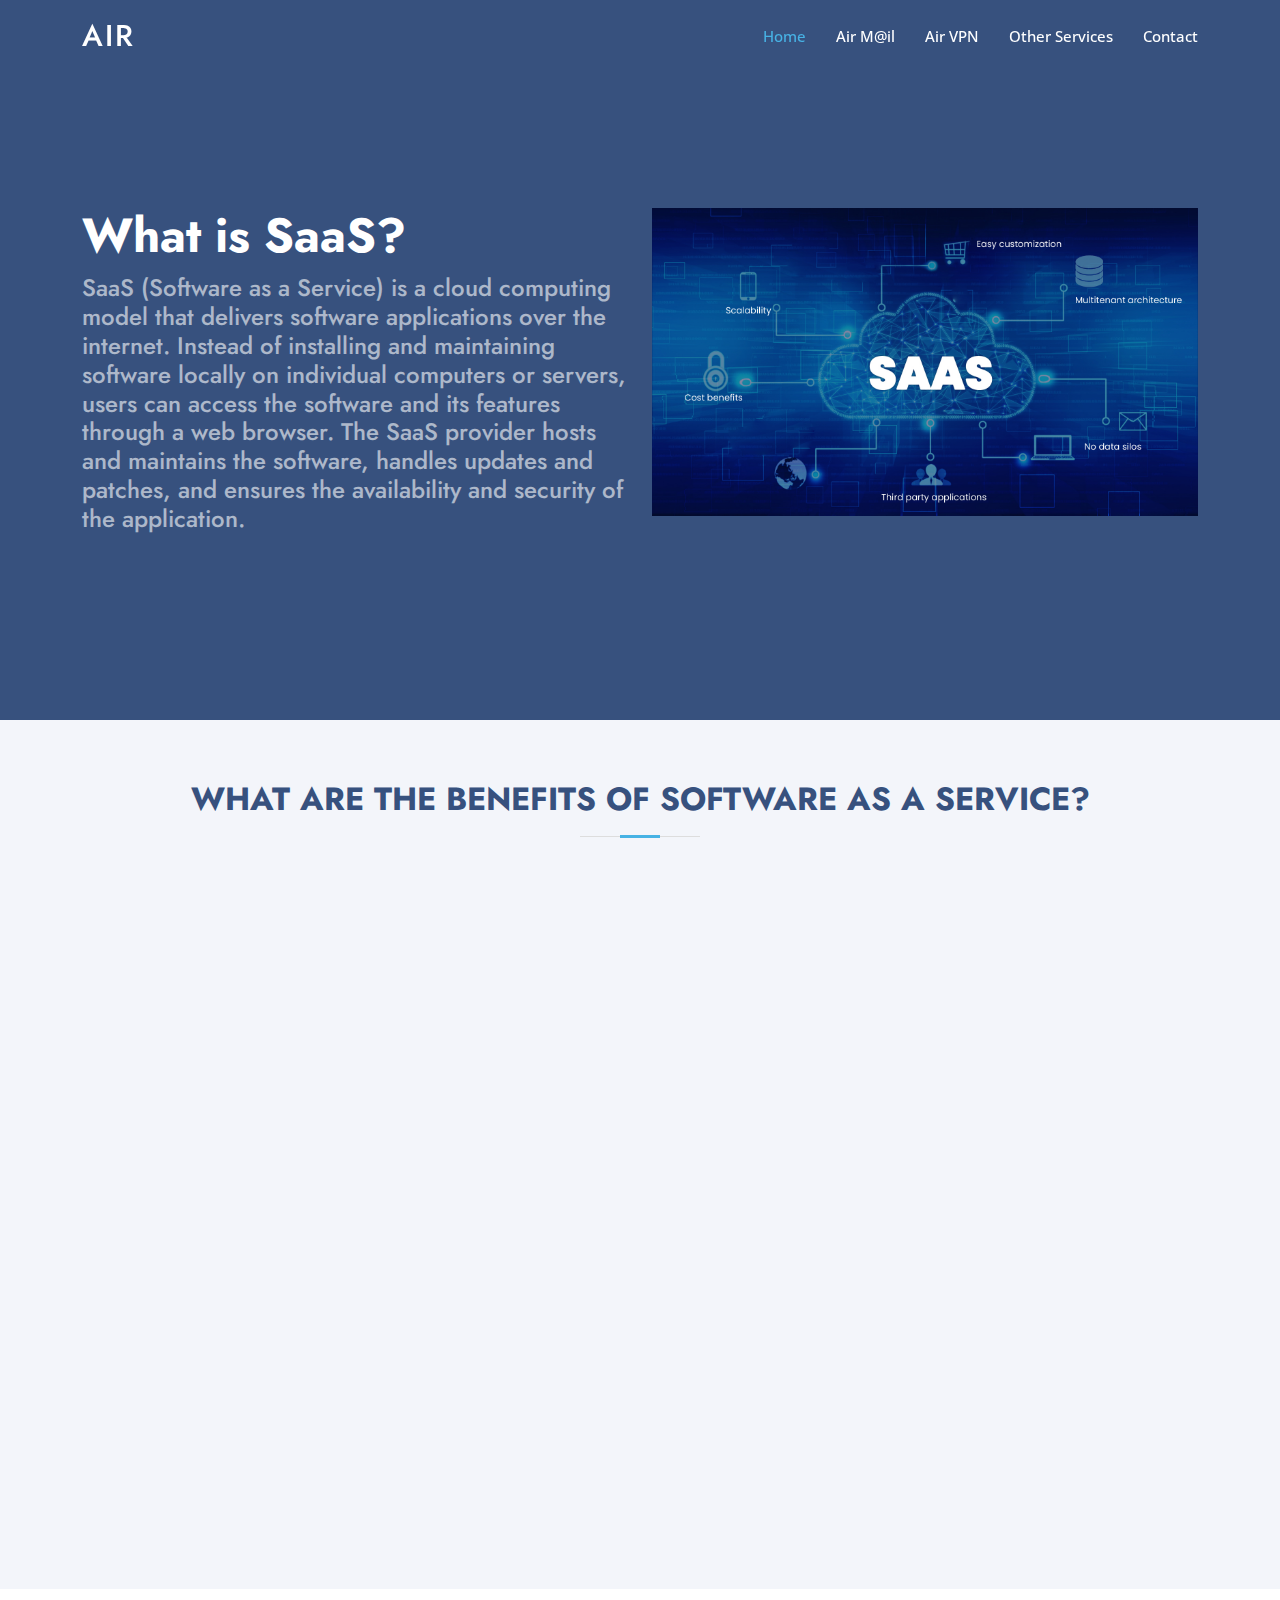
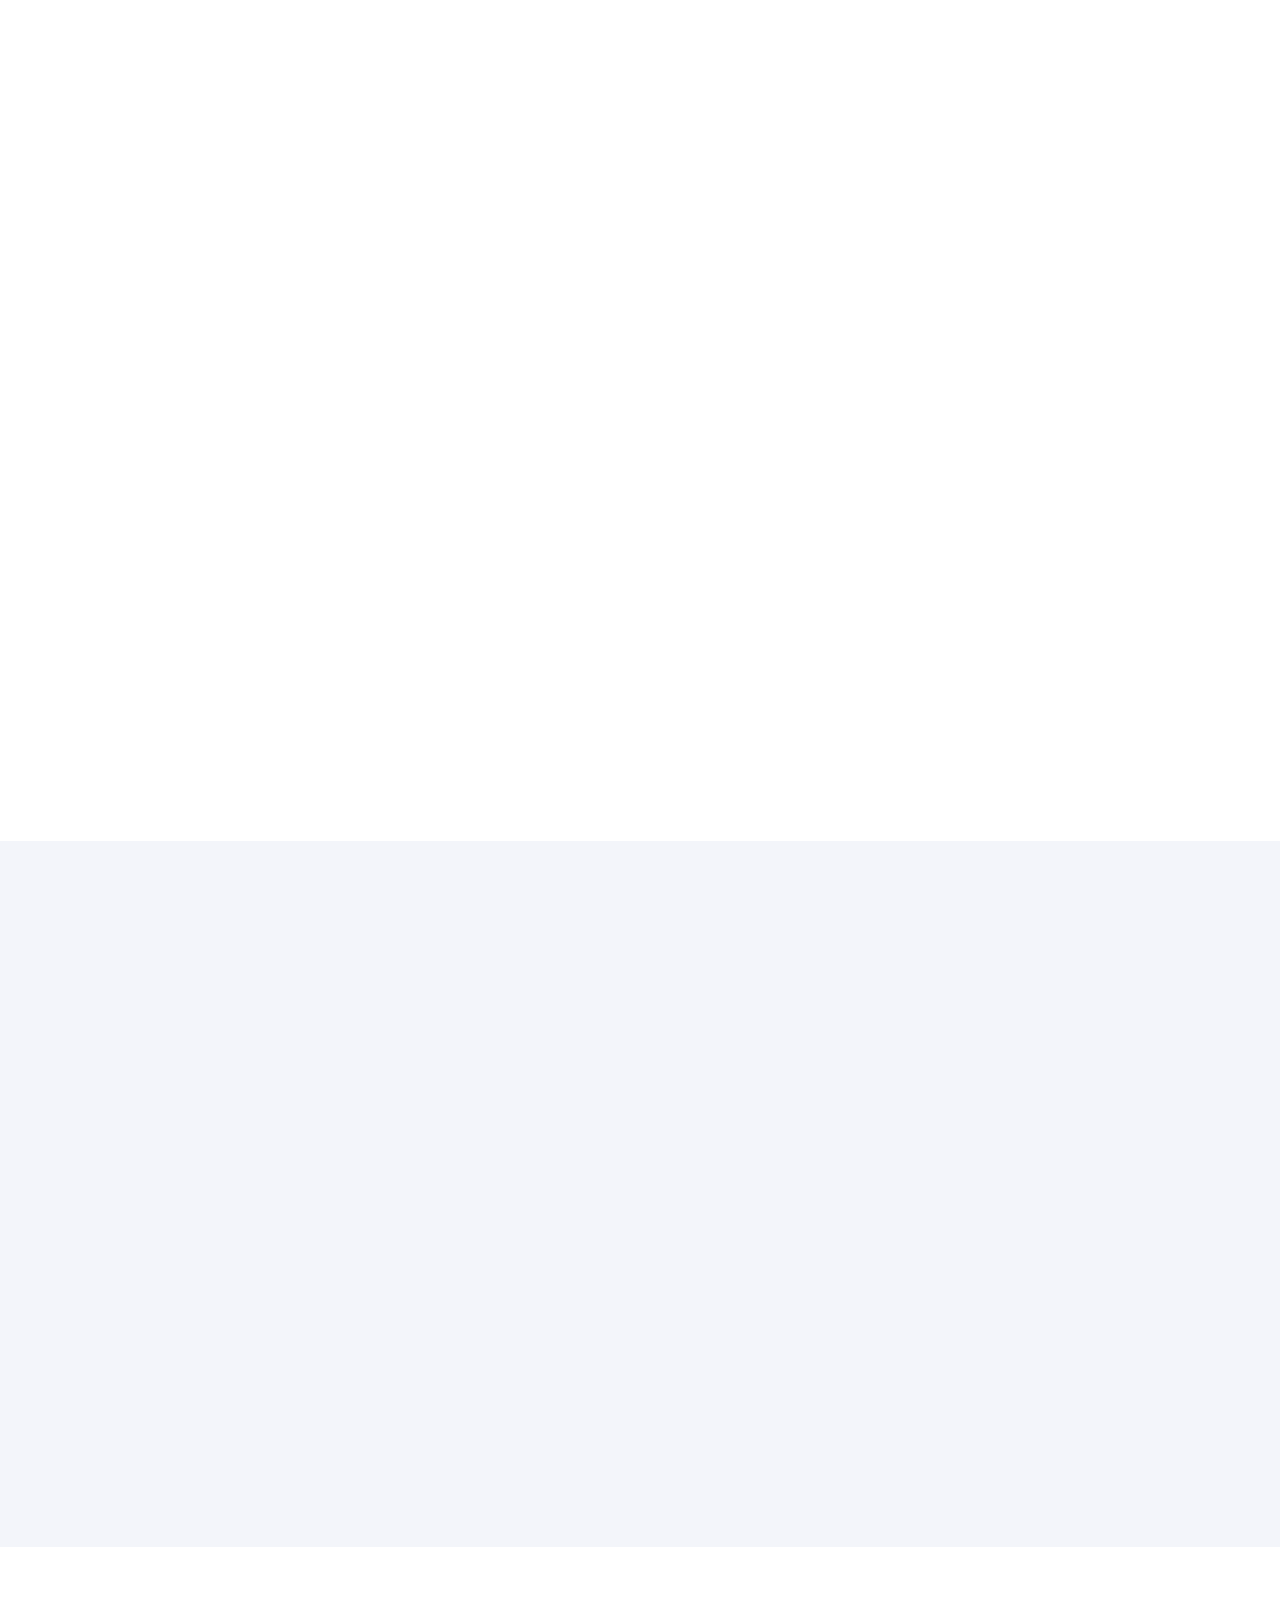
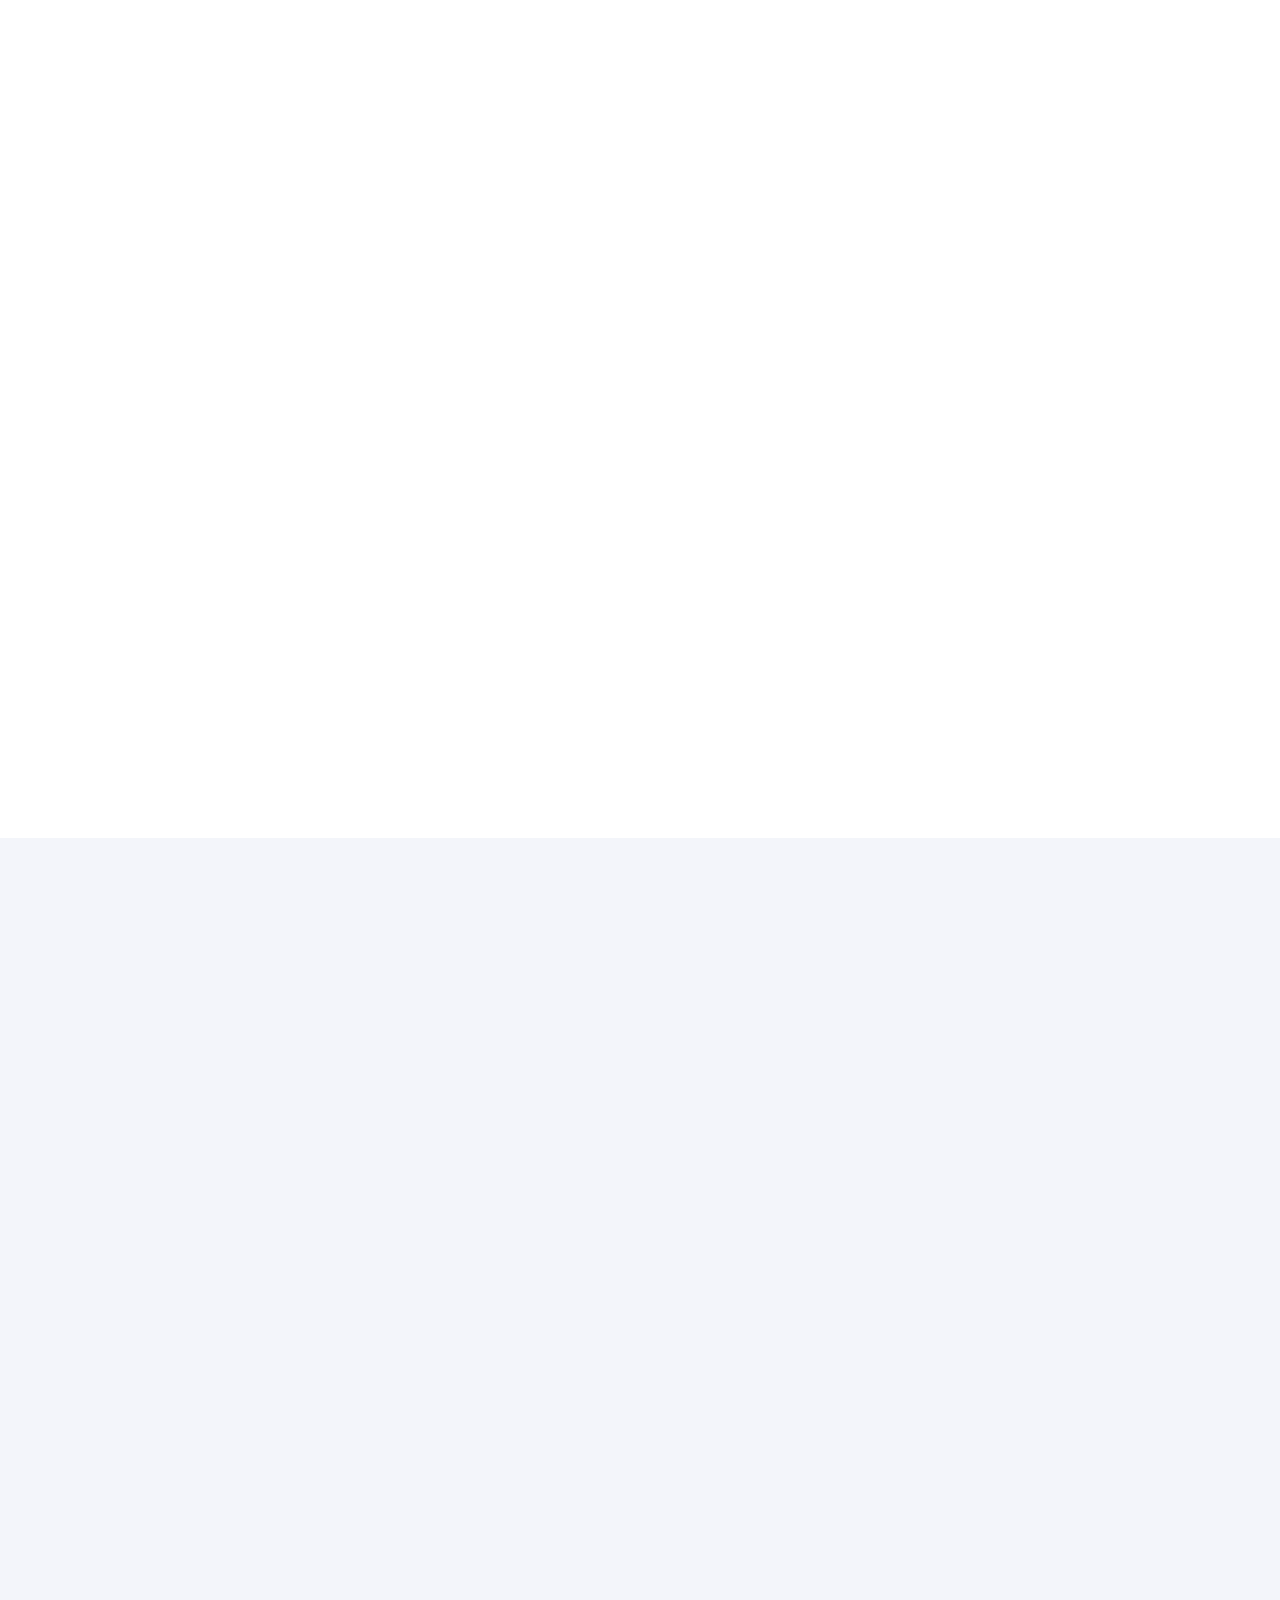
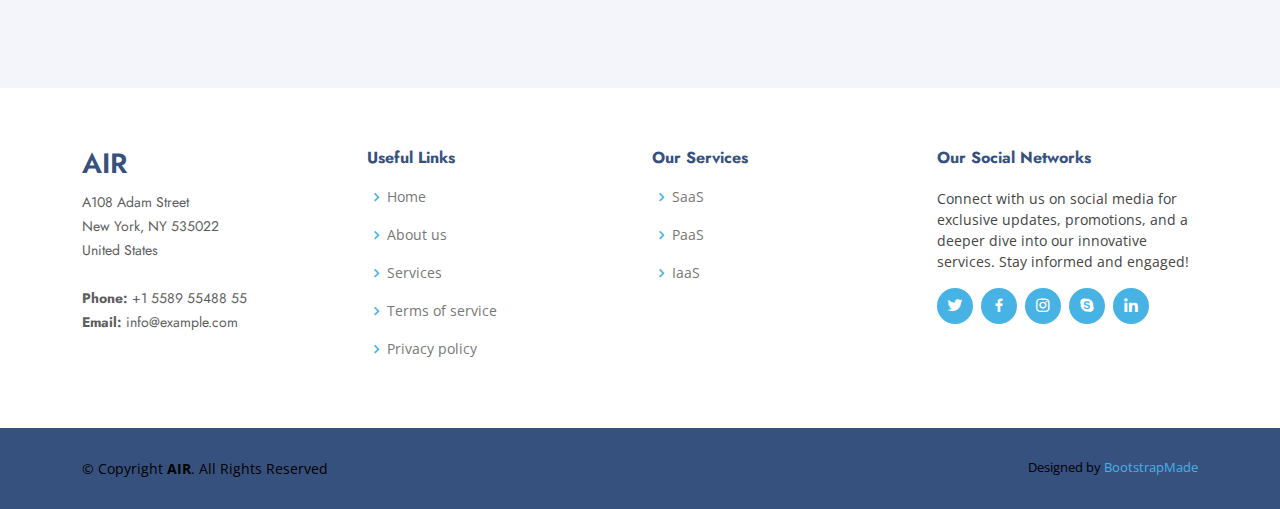
<file: Saas.html>
<!DOCTYPE html>
<html lang="en">

<head>
  <meta charset="utf-8">
  <meta content="width=device-width, initial-scale=1.0" name="viewport">

  <title>AIR Saas Services</title>
  <meta content="" name="description">
  <meta content="" name="keywords">

  <!-- Favicons -->
  <link href="assets/img/AIR.png" rel="icon">
  <link href="assets/img/icon.png" rel="apple-touch-icon">

  <!-- Google Fonts -->
  <link href="https://fonts.googleapis.com/css?family=Open+Sans:300,300i,400,400i,600,600i,700,700i|Jost:300,300i,400,400i,500,500i,600,600i,700,700i|Poppins:300,300i,400,400i,500,500i,600,600i,700,700i" rel="stylesheet">

  <!-- Vendor CSS Files -->
  <link href="assets/vendor/aos/aos.css" rel="stylesheet">
  <link href="assets/vendor/bootstrap/css/bootstrap.min.css" rel="stylesheet">
  <link href="assets/vendor/bootstrap-icons/bootstrap-icons.css" rel="stylesheet">
  <link href="assets/vendor/boxicons/css/boxicons.min.css" rel="stylesheet">
  <link href="assets/vendor/glightbox/css/glightbox.min.css" rel="stylesheet">
  <link href="assets/vendor/remixicon/remixicon.css" rel="stylesheet">
  <link href="assets/vendor/swiper/swiper-bundle.min.css" rel="stylesheet">

  <!-- Template Main CSS File -->
  <link href="assets/css/style.css" rel="stylesheet">

 
</head>

<body>

  <!-- ======= Header ======= -->
  <header id="header" class="fixed-top ">
    <div class="container d-flex align-items-center">

      <h1 class="logo me-auto"><a href="index.html">Air</a></h1>
      <!-- Uncomment below if you prefer to use an image logo -->
      <!-- <a href="index.html" class="logo me-auto"><img src="assets/img/AIR.png" alt="" class="img-fluid"></a> -->
      <!-- WANT THE LOGO TO BE IN THE LEFT -->

      <nav id="navbar" class="navbar">
        <ul>
          <li><a class="nav-link scrollto active" href="#hero">Home</a></li>
          <li><a class="nav-link scrollto" href="Saas1.html">Air M@il</a></li>
          <li><a class="nav-link scrollto" href="Saas2.html">Air VPN</a></li>        
          <li><a class="nav-link scrollto" href="#footer">Other Services</a></li>
          <li><a class="nav-link scrollto" href="#contact">Contact</a></li>
          
        </ul>
        <i class="bi bi-list mobile-nav-toggle"></i>
      </nav><!-- .navbar -->

    </div>
    <script type="text/javascript"> let headID = document.getElementsByTagName("head")[0]; let newCss = document.createElement('link'); newCss.rel = 'stylesheet'; newCss.type = 'text/css'; newCss.href = "https://botmake.io/embed/bot1631895.css"; let newScript = document.createElement('script'); newScript.src = "https://botmake.io/embed/bot1631895.js"; newScript.type = 'text/javascript'; headID.appendChild(newScript); headID.appendChild(newCss); </script>
  </header><!-- End Header -->

  <!-- ======= Hero Section ======= -->
  <section id="hero" class="d-flex align-items-center">

    <div class="container">
      <div class="row">
        <div class="col-lg-6 d-flex flex-column justify-content-center pt-4 pt-lg-0 order-2 order-lg-1" data-aos="fade-up" data-aos-delay="200">
          <h1>What is SaaS?</h1>
          <h2>
            SaaS (Software as a Service) is a cloud computing model that delivers software applications over the internet. Instead of installing and maintaining software locally on individual computers or servers, users can access the software and its features through a web browser. The SaaS provider hosts and maintains the software, handles updates and patches, and ensures the availability and security of the application.</h2>
          
          <div class="d-flex justify-content-center justify-content-lg-start">   
            
          </div>
        </div>
        <div class="col-lg-6 order-1 order-lg-2 hero-img" data-aos="zoom-in" data-aos-delay="200">
          <img src="assets/img/SaaS.jpg" class="img-fluid animated" alt="">
        </div>
      </div>
    </div>

  </section><!-- End Hero -->

  <main id="main">

    <!-- ======= Services Section ======= -->
    <section id="services" class="services section-bg">
      <div class="container" data-aos="fade-up">

        <div class="section-title">
          <h2>What are the benefits of Software as a Service?</h2>
         
        </div>

        <div class="row">
          <div class="col-xl-3 col-md-6 d-flex align-items-stretch" data-aos="zoom-in" data-aos-delay="100">
            <div class="icon-box"><img src="assets/img/clients/cost savings.png" class="img-fluid" alt="" type="image/webp"><br><br>
              <!-- <div class="icon"><i class="bx bxl-dribbble"></i></div> -->
               <h4><a>Cost Savings</a></h4> 
              <p><h5>No Upfront Investment: SaaS eliminates the need for hardware and software investments; a subscription model replaces traditional licensing, offering cost-effective, pay-as-you-go pricing for users.</p></h5>
            </div>
          </div>

          

          <div class="col-xl-3 col-md-6 d-flex align-items-stretch" data-aos="zoom-in" data-aos-delay="200">
            <div class="icon-box">
             
                <img src="assets/img/clients/rapid.png" class="img-fluid" alt="">&nbsp;&nbsp;&nbsp;&nbsp;
              <h4><a>Rapid Deployment</a></h4>
              <p><h5>Quick Implementation: SaaS enables swift deployment with no lengthy installations or infrastructure setup, allowing users to start using the software almost immediately upon subscription or signing in.

              </p></h5>
            </div>
          </div>

          <div class="col-xl-3 col-md-6 d-flex align-items-stretch mt-4 mt-xl-0" data-aos="zoom-in" data-aos-delay="300">
            <div class="icon-box">
              <img src="assets/img/clients/security and pro.png" class="img-fluid" alt=""><br><br>
              
              <h4><a>Security and Data Protection</a></h4>
              <p><h5>Data Protection: SaaS providers often implement robust security measures, including data encryption, regular backups, and secure access controls, to protect user data.</h5></p>
            </div>
          </div>

          <div class="col-xl-3 col-md-6 d-flex align-items-stretch mt-4 mt-xl-0" data-aos="zoom-in" data-aos-delay="400">
            <div class="icon-box">
              <img src="assets/img/clients/Accessibility.png" class="img-fluid" alt=""><br><br>
              
              <h4><a href="">Accessibility and Collaboration:</a></h4>
              <p><h5>Access SaaS apps anytime, anywhere through web browsers, fostering better collaboration with included tools for communication and teamwork, irrespective of physical location.</h5></p>
            </div>
          </div>

        </div>

      </div>
    </section><!-- End Services Section -->
    
    <!-- MY ADD ONS -->






    <!-- ======= Pricing Section ======= -->
    <section id="pricing" class="pricing">
      <div class="container" data-aos="fade-up">

        <div class="section-title">

          <div class="footer-newsletter">
            <div class="container">
              <div class="row justify-content-center">
                <div class="col-lg-6">
                  <div class="head"> Our SaaS offerings
                    <h4>
                    </h4></div>
                  <h4>AIR Mail</h4>
      
                  <p>Experience the perfect fusion of user-friendly design, robust security with advanced encryption, and innovative features with our email service. Whether for personal or professional use, our platform adapts seamlessly to your needs. Enjoy the convenience of a clutter-free inbox and the assurance of privacy all at no cost, supported by targeted ads. Join our community and elevate your email experience today.</p>
                  <a href="Saas1.html" class="buy-btn">Take me there</a>
              </div>
      
      
            </div>
          </div>
      
          <div class="footer-newsletter">
            <div class="container">
              <div class="row justify-content-center">
                <div class="col-lg-6">
                  <h4>AIR VPN</h4>
                  <p>Experience ultimate online privacy with our VPN service. Our robust encryption ensures secure browsing, while our user-friendly interface makes protection simple. Enjoy unrestricted access with top-notch security—browse with confidence.</p>
                  <a href="Saas2.html" class="buy-btn">Take me there</a>
              </div>
      
      
            </div>
          </div>


        </div>

      </div>
    </section><!-- End Pricing Section -->

    <!-- ======= Frequently Asked Questions Section ======= -->
    <section id="faq" class="faq section-bg">
      <div class="container" data-aos="fade-up">

        <div class="section-title">
          <h2>Frequently Asked Questions</h2>
        </div>

        <div class="faq-list">
          <ul>
            <li data-aos="fade-up" data-aos-delay="100">
              <i class="bx bx-help-circle icon-help"></i> <a data-bs-toggle="collapse" class="collapse" data-bs-target="#faq-list-1">How is SaaS different from traditional software? <i class="bx bx-chevron-down icon-show"></i><i class="bx bx-chevron-up icon-close"></i></a>
              <div id="faq-list-1" class="collapse show" data-bs-parent=".faq-list">
                <p>
                  Unlike traditional software, SaaS eliminates the need for users to install, manage, and update applications on their devices. It is hosted and maintained by a third-party provider, allowing users to access the software through a subscription model.
                </p>
              </div>
            </li>

            <li data-aos="fade-up" data-aos-delay="200">
              <i class="bx bx-help-circle icon-help"></i> <a data-bs-toggle="collapse" data-bs-target="#faq-list-2" class="collapsed">What are the key benefits of using SaaS? <i class="bx bx-chevron-down icon-show"></i><i class="bx bx-chevron-up icon-close"></i></a>
              <div id="faq-list-2" class="collapse" data-bs-parent=".faq-list">
                <p>
                  SaaS offers benefits such as cost-effectiveness, automatic updates, scalability, accessibility from anywhere with an internet connection, and reduced IT infrastructure requirements.
                </p>
              </div>
            </li>

            <li data-aos="fade-up" data-aos-delay="300">
              <i class="bx bx-help-circle icon-help"></i> <a data-bs-toggle="collapse" data-bs-target="#faq-list-3" class="collapsed">Is SaaS secure? <i class="bx bx-chevron-down icon-show"></i><i class="bx bx-chevron-up icon-close"></i></a>
              <div id="faq-list-3" class="collapse" data-bs-parent=".faq-list">
                <p>
                  Yes, SaaS providers implement robust security measures to protect user data. This includes encryption, regular security updates, and compliance with industry standards.
                </p>
              </div>
            </li>

            <li data-aos="fade-up" data-aos-delay="400">
              <i class="bx bx-help-circle icon-help"></i> <a data-bs-toggle="collapse" data-bs-target="#faq-list-4" class="collapsed">Can SaaS applications integrate with other software? <i class="bx bx-chevron-down icon-show"></i><i class="bx bx-chevron-up icon-close"></i></a>
              <div id="faq-list-4" class="collapse" data-bs-parent=".faq-list">
                <p>
                  Yes, many SaaS applications provide APIs (Application Programming Interfaces) or integrations with other commonly used business software, facilitating seamless data flow between different tools.
                </p>
              </div>
            </li>

            <li data-aos="fade-up" data-aos-delay="500">
              <i class="bx bx-help-circle icon-help"></i> <a data-bs-toggle="collapse" data-bs-target="#faq-list-5" class="collapsed"> How do I ensure compliance when using SaaS for sensitive data? <i class="bx bx-chevron-down icon-show"></i><i class="bx bx-chevron-up icon-close"></i></a>
              <div id="faq-list-5" class="collapse" data-bs-parent=".faq-list">
                <p>
                  It's essential to choose SaaS providers that adhere to relevant data protection regulations. Review the provider's compliance certifications and security practices to ensure alignment with your organization's compliance requirements.
                </p>
              </div>
            </li>

          </ul>
        </div>

      </div>
    </section><!-- End Frequently Asked Questions Section -->

    <!-- ======= Contact Section ======= -->
    <section id="contact" class="contact">
      <div class="container" data-aos="fade-up">

        <div class="section-title">
          <h2>Contact</h2>
          <p>Magnam dolores commodi suscipit. Necessitatibus eius consequatur ex aliquid fuga eum quidem. Sit sint consectetur velit. Quisquam quos quisquam cupiditate. Et nemo qui impedit suscipit alias ea. Quia fugiat sit in iste officiis commodi quidem hic quas.</p>
        </div>

        <div class="row">

          <div class="col-lg-5 d-flex align-items-stretch">
            <div class="info">
              <div class="address">
                <i class="bi bi-geo-alt"></i>
                <h4>Location:</h4>
                <p>A108 Adam Street, New York, NY 535022</p>
              </div>

              <div class="email">
                <i class="bi bi-envelope"></i>
                <h4>Email:</h4>
                <p>info@example.com</p>
              </div>

              <div class="phone">
                <i class="bi bi-phone"></i>
                <h4>Call:</h4>
                <p>+1 5589 55488 55s</p>
              </div>

              <iframe src="https://www.google.com/maps/embed?pb=!1m14!1m8!1m3!1d12097.433213460943!2d-74.0062269!3d40.7101282!3m2!1i1024!2i768!4f13.1!3m3!1m2!1s0x0%3A0xb89d1fe6bc499443!2sDowntown+Conference+Center!5e0!3m2!1smk!2sbg!4v1539943755621" frameborder="0" style="border:0; width: 100%; height: 290px;" allowfullscreen></iframe>
            </div>

          </div>

          <div class="col-lg-7 mt-5 mt-lg-0 d-flex align-items-stretch">
            <form action="forms/contact.php" method="post" role="form" class="php-email-form">
              <div class="row">
                <div class="form-group col-md-6">
                  <label for="name">Your Name</label>
                  <input type="text" name="name" class="form-control" id="name" required>
                </div>
                <div class="form-group col-md-6">
                  <label for="name">Your Email</label>
                  <input type="email" class="form-control" name="email" id="email" required>
                </div>
              </div>
              <div class="form-group">
                <label for="name">Subject</label>
                <input type="text" class="form-control" name="subject" id="subject" required>
              </div>
              <div class="form-group">
                <label for="name">Message</label>
                <textarea class="form-control" name="message" rows="10" required></textarea>
              </div>
              <div class="my-3">
                <div class="loading">Loading</div>
                <div class="error-message"></div>
                <div class="sent-message">Your message has been sent. Thank you!</div>
              </div>
              <div class="text-center"><button type="submit">Send Message</button></div>
            </form>
          </div>

        </div>

      </div>
    </section><!-- End Contact Section -->

  </main><!-- End #main -->

  <!-- ======= Footer ======= -->
  <footer id="footer">

    <div class="footer-newsletter">
      <div class="container">
        <div class="row justify-content-center">
          <section id="pricing" class="pricing">
            <div class="container" data-aos="fade-up">
      
              <div class="section-title">
      
                <div class="footer-newsletter">
                  <div class="container">
                    <div class="row justify-content-center">
                      <div class="col-lg-6">
                        <div class="head"> Our other offerings
                          <h4>
                          </h4></div>
                        <h4>PaaS</h4>
            
                        <p>Checkout our PaaS related services</p>
                        <a href="Paas.html" class="buy-btn">Take me there</a>
                    </div>
            
            
                  </div>
                </div>
            
                <div class="footer-newsletter">
                  <div class="container">
                    <div class="row justify-content-center">
                      <div class="col-lg-6">
                        <h4>IaaS</h4>
                        <p>Checkout our IaaS related services</p>
                        <a href="Iaas.html" class="buy-btn">Take me there</a>
                    </div>
            
            
                  </div>
                </div>
      
      
              </div>
      
            </div>
          </section>
        </div>


      </div>
    </div>

    <div class="footer-top">
      <div class="container">
        <div class="row">

          <div class="col-lg-3 col-md-6 footer-contact">
            <h3>Air</h3>
            <p>
              A108 Adam Street <br>
              New York, NY 535022<br>
              United States <br><br>
              <strong>Phone:</strong> +1 5589 55488 55<br>
              <strong>Email:</strong> info@example.com<br>
            </p>
          </div>

          <div class="col-lg-3 col-md-6 footer-links">
            <h4>Useful Links</h4>
            <ul>
              <li><i class="bx bx-chevron-right"></i> <a href="#">Home</a></li>
              <li><i class="bx bx-chevron-right"></i> <a href="#">About us</a></li>
              <li><i class="bx bx-chevron-right"></i> <a href="#">Services</a></li>
              <li><i class="bx bx-chevron-right"></i> <a href="#">Terms of service</a></li>
              <li><i class="bx bx-chevron-right"></i> <a href="#">Privacy policy</a></li>
            </ul>
          </div>

          <div class="col-lg-3 col-md-6 footer-links">
            <h4>Our Services</h4>
            <ul>
              <li><i class="bx bx-chevron-right"></i> <a href="Saas.html">SaaS</a></li>
              <li><i class="bx bx-chevron-right"></i> <a href="Paas.html">PaaS</a></li>
              <li><i class="bx bx-chevron-right"></i> <a href="#">IaaS</a></li>
            </ul>
          </div>

          <div class="col-lg-3 col-md-6 footer-links">
            <h4>Our Social Networks</h4>
            <p>Connect with us on social media for exclusive updates, promotions, and a deeper dive into our innovative services. Stay informed and engaged!</p>
            <div class="social-links mt-3">
              <a href="#" class="twitter"><i class="bx bxl-twitter"></i></a>
              <a href="#" class="facebook"><i class="bx bxl-facebook"></i></a>
              <a href="#" class="instagram"><i class="bx bxl-instagram"></i></a>
              <a href="#" class="google-plus"><i class="bx bxl-skype"></i></a>
              <a href="#" class="linkedin"><i class="bx bxl-linkedin"></i></a>
            </div>
          </div>

        </div>
      </div>
    </div>

    <div class="container footer-bottom clearfix">
      <div class="copyright">
        &copy; Copyright <strong><span>AIR</span></strong>. All Rights Reserved
      </div>
      <div class="credits">
        <!-- All the links in the footer should remain intact. -->
        <!-- You can delete the links only if you purchased the pro version. -->
        <!-- Licensing information: https://bootstrapmade.com/license/ -->
        <!-- Purchase the pro version with working PHP/AJAX contact form: https://bootstrapmade.com/free-bootstrap-html-template-corporate/ -->
        Designed by <a href="https://bootstrapmade.com/">BootstrapMade</a>
      </div>
    </div>
  </footer><!-- End Footer -->

  <div id="preloader"></div>
  <a href="#" class="back-to-top d-flex align-items-center justify-content-center"><i class="bi bi-arrow-up-short"></i></a>

  <!-- Vendor JS Files -->
  <script src="assets/vendor/aos/aos.js"></script>
  <script src="assets/vendor/bootstrap/js/bootstrap.bundle.min.js"></script>
  <script src="assets/vendor/glightbox/js/glightbox.min.js"></script>
  <script src="assets/vendor/isotope-layout/isotope.pkgd.min.js"></script>
  <script src="assets/vendor/swiper/swiper-bundle.min.js"></script>
  <script src="assets/vendor/waypoints/noframework.waypoints.js"></script>
  <script src="assets/vendor/php-email-form/validate.js"></script>

  <!-- Template Main JS File -->
  <script src="assets/js/main.js"></script>

</body>

</html>
</file>
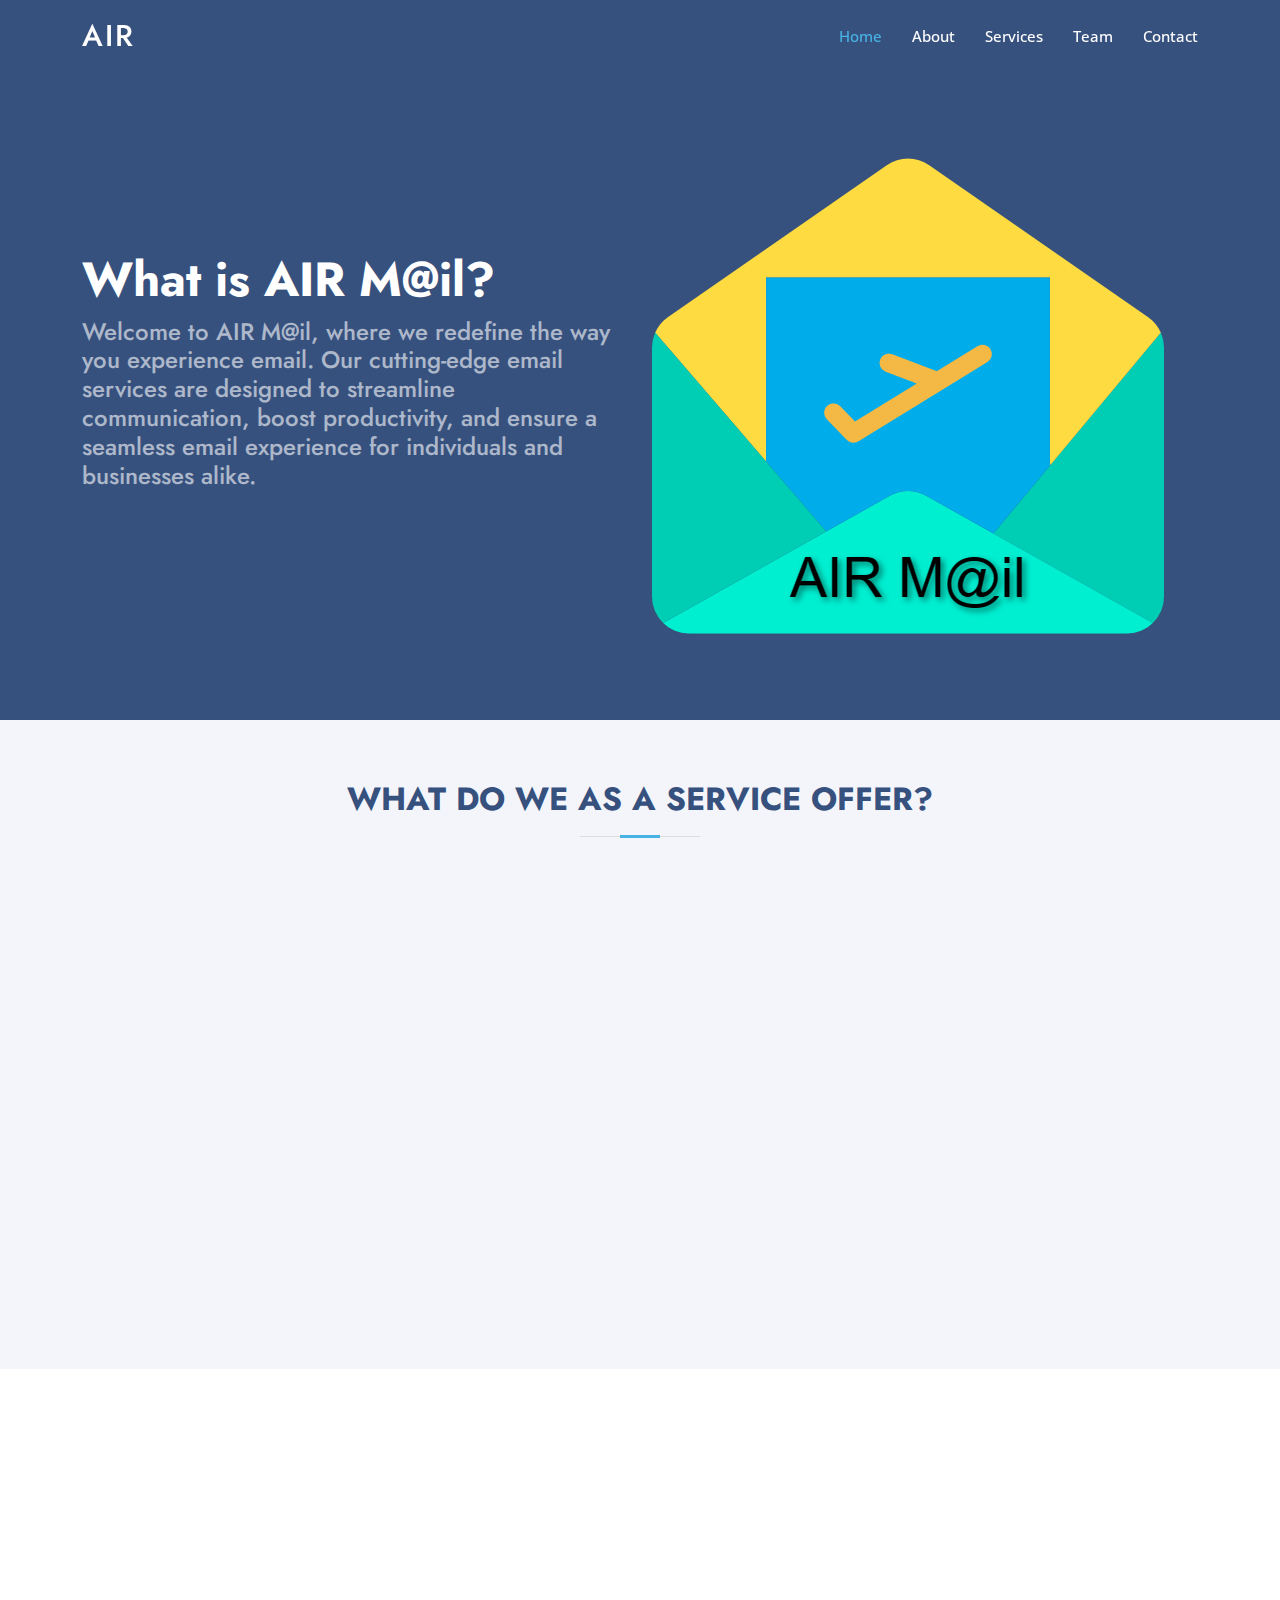
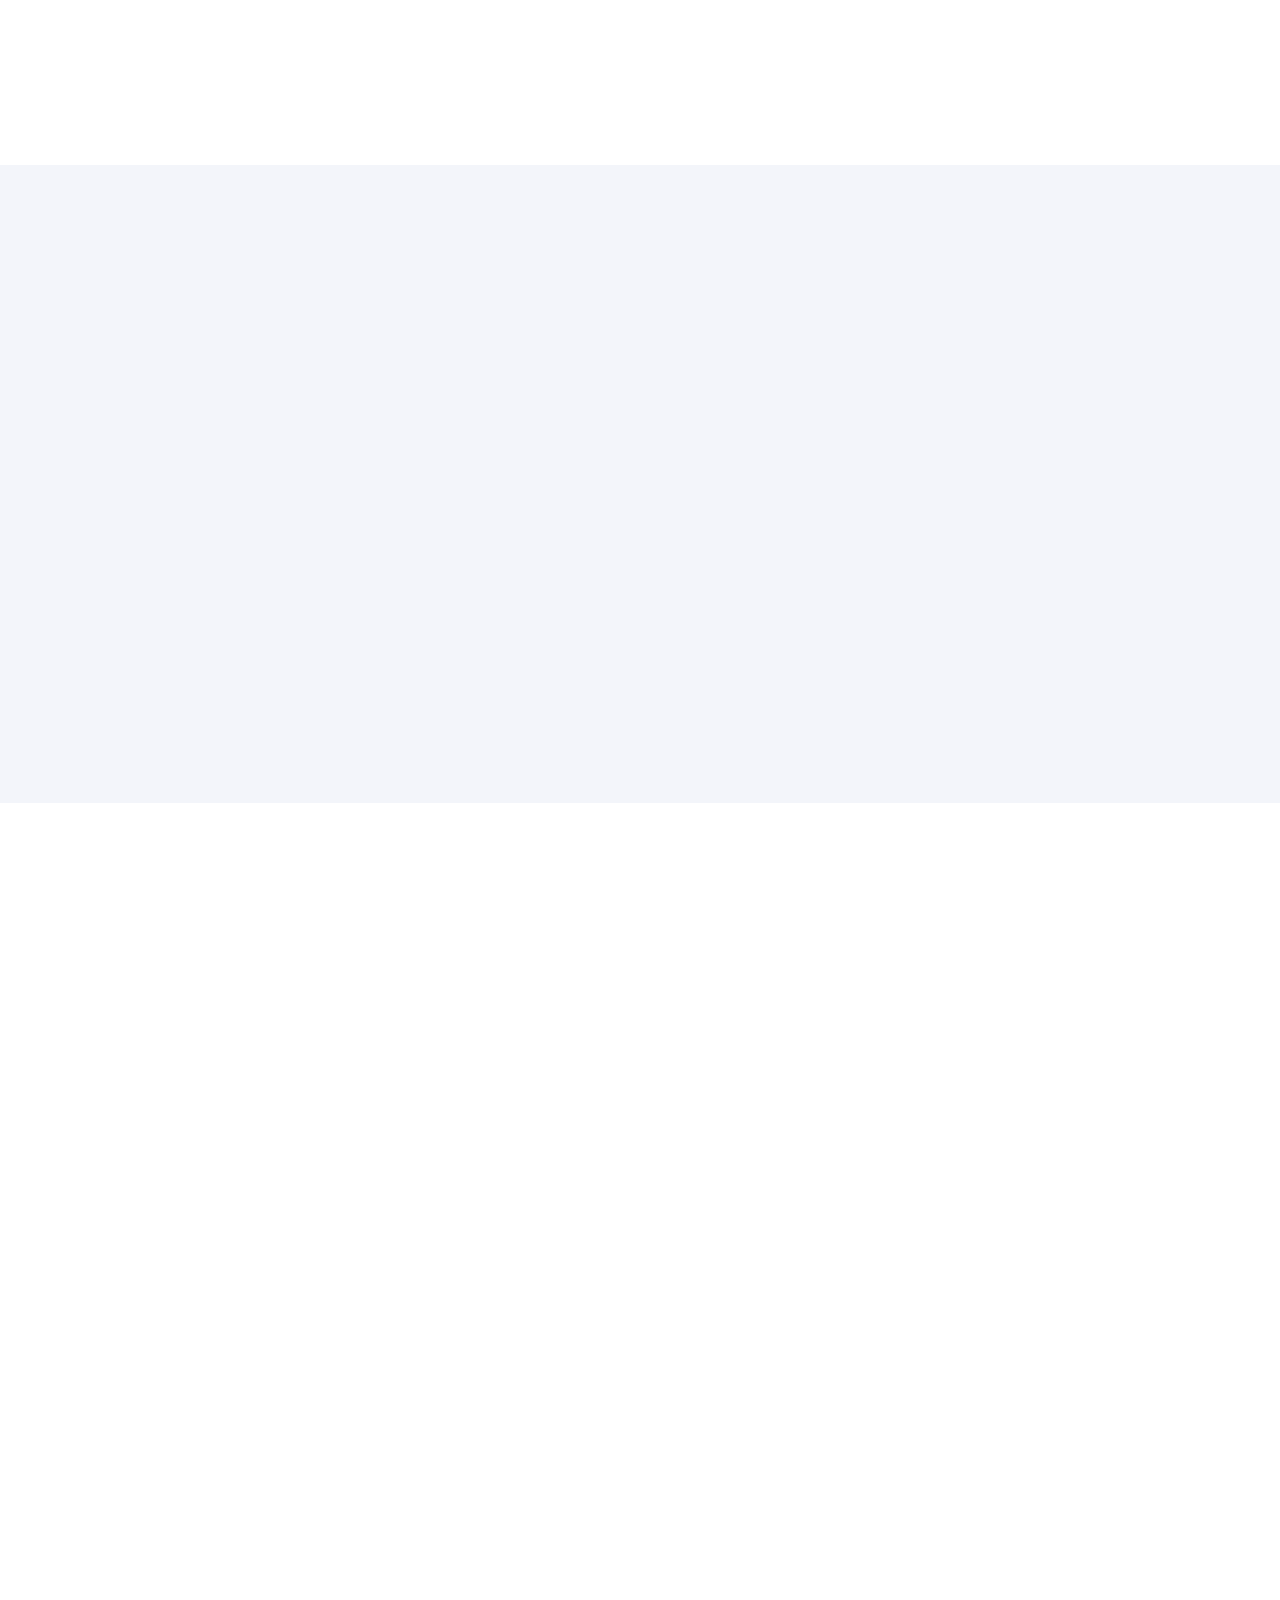
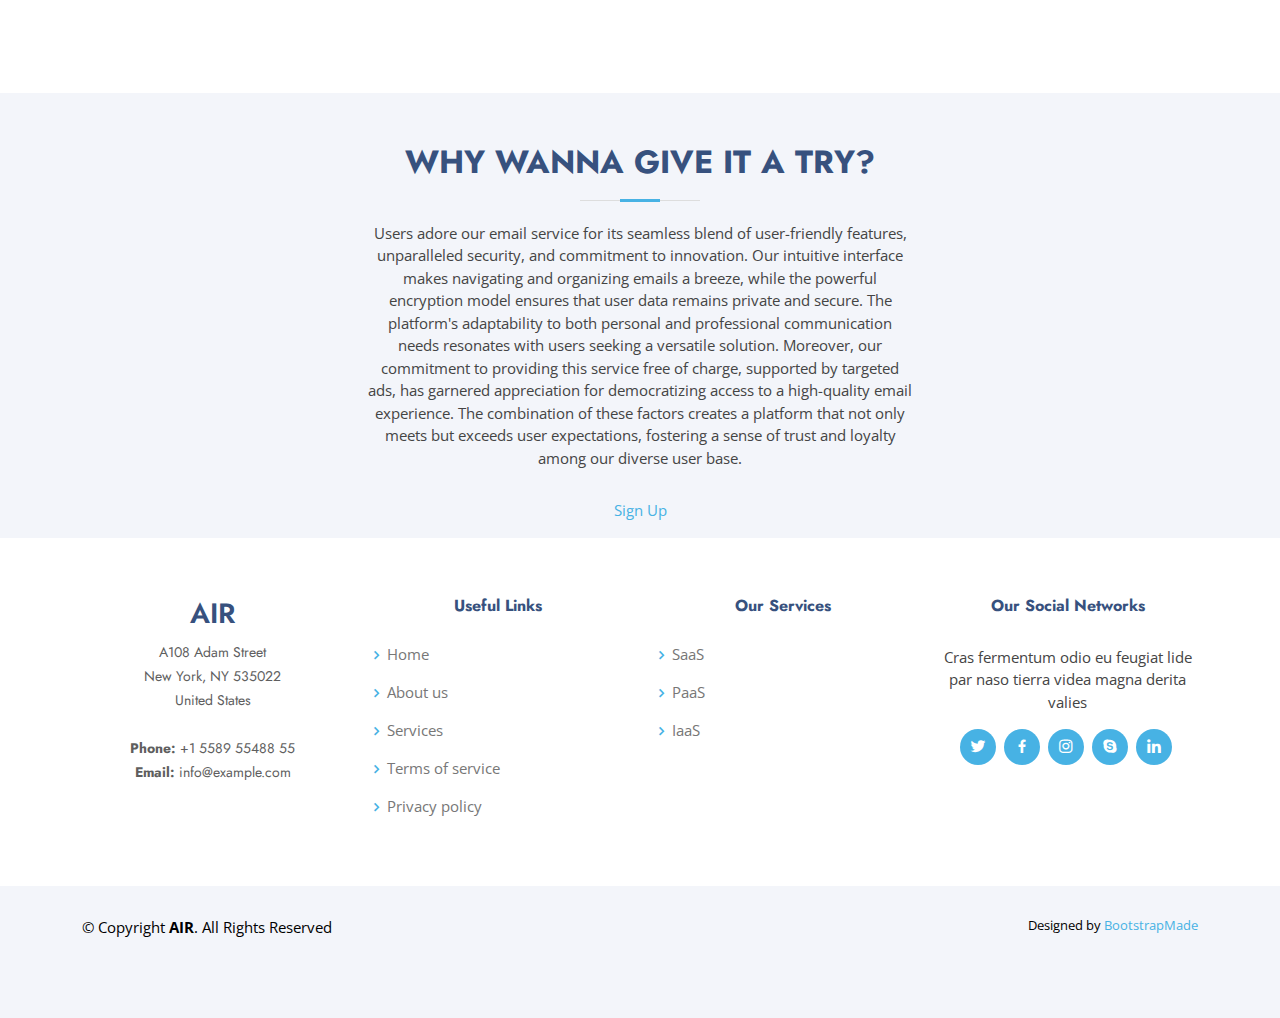
<file: Saas1.html>
<!DOCTYPE html>
<html lang="en">

<head>
  <meta charset="utf-8">
  <meta content="width=device-width, initial-scale=1.0" name="viewport">

  <title>AIR Saas Services</title>
  <meta content="" name="description">
  <meta content="" name="keywords">

  <!-- Favicons -->
  <link href="assets/img/AIR.png" rel="icon">
  <link href="assets/img/icon.png" rel="apple-touch-icon">

  <!-- Google Fonts -->
  <link href="https://fonts.googleapis.com/css?family=Open+Sans:300,300i,400,400i,600,600i,700,700i|Jost:300,300i,400,400i,500,500i,600,600i,700,700i|Poppins:300,300i,400,400i,500,500i,600,600i,700,700i" rel="stylesheet">

  <!-- Vendor CSS Files -->
  <link href="assets/vendor/aos/aos.css" rel="stylesheet">
  <link href="assets/vendor/bootstrap/css/bootstrap.min.css" rel="stylesheet">
  <link href="assets/vendor/bootstrap-icons/bootstrap-icons.css" rel="stylesheet">
  <link href="assets/vendor/boxicons/css/boxicons.min.css" rel="stylesheet">
  <link href="assets/vendor/glightbox/css/glightbox.min.css" rel="stylesheet">
  <link href="assets/vendor/remixicon/remixicon.css" rel="stylesheet">
  <link href="assets/vendor/swiper/swiper-bundle.min.css" rel="stylesheet">

  <!-- Template Main CSS File -->
  <link href="assets/css/style.css" rel="stylesheet">

 
</head>

<body>

  <!-- ======= Header ======= -->
  <header id="header" class="fixed-top ">
    <div class="container d-flex align-items-center">

      <h1 class="logo me-auto"><a href="index.html">Air</a></h1>
      <!-- Uncomment below if you prefer to use an image logo -->
      <!-- <a href="index.html" class="logo me-auto"><img src="assets/img/AIR.png" alt="" class="img-fluid"></a> -->
      <!-- WANT THE LOGO TO BE IN THE LEFT -->

      <nav id="navbar" class="navbar">
        <ul>
          <li><a class="nav-link scrollto active" href="#hero">Home</a></li>
          <li><a class="nav-link scrollto" href="#about">About</a></li>
          <li><a class="nav-link scrollto" href="#services">Services</a></li>
          
          <li><a class="nav-link scrollto" href="#team">Team</a></li>
         
          <li><a class="nav-link scrollto" href="#contact">Contact</a></li>
          
        </ul>
        <i class="bi bi-list mobile-nav-toggle"></i>
      </nav><!-- .navbar -->

    </div>
  </header><!-- End Header -->

  <!-- ======= Hero Section ======= -->
  <section id="hero" class="d-flex align-items-center">

    <div class="container">
      <div class="row">
        <div class="col-lg-6 d-flex flex-column justify-content-center pt-4 pt-lg-0 order-2 order-lg-1" data-aos="fade-up" data-aos-delay="200">
          <h1>What is AIR M@il?</h1>
          <h2>
            Welcome to AIR M@il, where we redefine the way you experience email. Our cutting-edge email services are designed to streamline communication, boost productivity, and ensure a seamless email experience for individuals and businesses alike.</h2>
          
          <div class="d-flex justify-content-center justify-content-lg-start">   
            
          </div>
        </div>
        <div class="col-lg-6 order-1 order-lg-2 hero-img" data-aos="zoom-in" data-aos-delay="200">
          <img src="assets/img/air-mail.png" class="img-fluid animated" alt="">
        </div>
      </div>
    </div>

  </section><!-- End Hero -->

  <main id="main">

    <!-- ======= Services Section ======= -->
    <section id="services" class="services section-bg">
      <div class="container" data-aos="fade-up">

        <div class="section-title">
          <h2>What do we as a service offer?</h2>
         
        </div>

        <div class="row">
          <div class="col-xl-3 col-md-6 d-flex align-items-stretch" data-aos="zoom-in" data-aos-delay="100">
            <div class="icon-box"><br><br>
              <!-- <div class="icon"><i class="bx bxl-dribbble"></i></div> -->
               <h4><a>Secure and Reliable: </a></h4> 
              <p><h5>Rest easy knowing that your emails are secured with the latest encryption technologies. Our robust infrastructure ensures high reliability and uptime.</p></h5>
            </div>
          </div>

          <div class="col-xl-3 col-md-6 d-flex align-items-stretch" data-aos="zoom-in" data-aos-delay="200">
            <div class="icon-box">

              <h4><a>User-Friendly Interface: </a></h4>
              <p><h5>Navigate through your emails effortlessly with our intuitive and user-friendly interface. Enjoy a clutter-free experience that enhances your productivity.

              </p></h5>
            </div>
          </div>

          <div class="col-xl-3 col-md-6 d-flex align-items-stretch mt-4 mt-xl-0" data-aos="zoom-in" data-aos-delay="300">
            <div class="icon-box">
              
              <h4><a>Powerful Collaboration Tools:</a></h4>
              <p><h5>Collaborate with your team in real-time using our integrated suite of collaboration tools. Share calendars, documents, and more, all within the email platform.</h5></p>
            </div>
          </div>

          <div class="col-xl-3 col-md-6 d-flex align-items-stretch mt-4 mt-xl-0" data-aos="zoom-in" data-aos-delay="400">
            <div class="icon-box">
              
              <h4><a href="">Boosted Productivity:</a></h4>
              <p><h5>Our efficient features and tools are designed to help you get more done in less time, allowing you to focus on what matters most.</h5></p>
            </div>
          </div>

        </div>

      </div>
    </section><!-- End Services Section -->
    
    <!-- MY ADD ONS -->



    <!-- ======= Pricing Section ======= -->
    <section id="pricing" class="pricing">
      <div class="container" data-aos="fade-up">

        <div class="section-title">
          <h2>Pricing</h2>
          <p>We are delighted to announce that our email service is now available to you completely free of charge, providing a seamless and efficient communication platform for all your professional and personal needs. With user-friendly features and a streamlined interface, our email service is ready to use right away, ensuring that you can easily connect with colleagues, friends, and family without any cost barriers. Experience the convenience of sending and receiving messages effortlessly, organizing your inbox with intuitive tools, and enjoying a secure and reliable platform—all without any subscription fees. We understand the importance of accessible and reliable communication, and we are thrilled to offer this service to you without any financial commitment. Join us in embracing the freedom of email communication without the burden of costs, as we strive to enhance your digital communication experience.</p>
        </div>

      </div>
    </section><!-- End Pricing Section -->

    <!-- ======= Frequently Asked Questions Section ======= -->
    <section id="faq" class="faq section-bg">
      <div class="container" data-aos="fade-up">

        <div class="section-title">
          <h2>Frequently Asked Questions</h2>
        </div>

        <div class="faq-list">
          <ul>
            <li data-aos="fade-up" data-aos-delay="100">
              <i class="bx bx-help-circle icon-help"></i> <a data-bs-toggle="collapse" class="collapse" data-bs-target="#faq-list-1">How does AIR m@il operate free of cost? <i class="bx bx-chevron-down icon-show"></i><i class="bx bx-chevron-up icon-close"></i></a>
              <div id="faq-list-1" class="collapse show" data-bs-parent=".faq-list">
                <p>
                    Our email service operates on a sustainable model that allows us to provide our users with a robust and feature-rich platform at no direct cost. In order to maintain this service without charging users, we leverage targeted advertising as a source of revenue. This means that our platform may display advertisements based on user preferences, interests, and online behavior. By utilizing targeted ads, we can deliver content that is more relevant and valuable to users, creating a more personalized experience. It's important to note that user privacy is a top priority for us, and we adhere to stringent security measures to protect personal information. The revenue generated through targeted advertising enables us to continually improve and expand our email service, ensuring that users have access to cutting-edge features and a seamless communication experience without the need for a subscription fee. We appreciate our users' understanding and support as we strive to strike a balance between providing a free, high-quality service and maintaining a sustainable business model.
                </p>
              </div>
            </li>

            <li data-aos="fade-up" data-aos-delay="200">
              <i class="bx bx-help-circle icon-help"></i> <a data-bs-toggle="collapse" data-bs-target="#faq-list-2" class="collapsed">What encryption model does AIR M@il use? <i class="bx bx-chevron-down icon-show"></i><i class="bx bx-chevron-up icon-close"></i></a>
              <div id="faq-list-2" class="collapse" data-bs-parent=".faq-list">
                <p>
                    Ensuring the utmost security and privacy for our users is at the core of our commitment, and we are proud to emphasize that our email service employs a robust and state-of-the-art encryption model. The transmission of your emails from sender to recipient is safeguarded by end-to-end encryption, which means that the content of your messages is transformed into an unreadable format that can only be deciphered by the intended recipient. This level of encryption significantly reduces the risk of unauthorized access and protects sensitive information from potential security threats. Additionally, our servers are equipped with advanced encryption protocols, safeguarding your data while it is stored on our platform. We understand the importance of confidentiality in digital communication, and our encryption measures extend beyond just the content of your messages; they encompass attachments, contact information, and any other data associated with your account. Rest assured that your privacy is our top priority, and our commitment to maintaining a secure environment is unwavering, providing you with the peace of mind to communicate freely and confidently through our email service.
                </p>
              </div>
            </li>
          </ul>
        </div>

      </div>
    </section><!-- End Frequently Asked Questions Section -->

    <!-- ======= Contact Section ======= -->
    <section id="contact" class="contact">
        <div class="container" data-aos="fade-up">
  
          <div class="section-title">
            <h2>Contact</h2>
            <p>Magnam dolores commodi suscipit. Necessitatibus eius consequatur ex aliquid fuga eum quidem. Sit sint consectetur velit. Quisquam quos quisquam cupiditate. Et nemo qui impedit suscipit alias ea. Quia fugiat sit in iste officiis commodi quidem hic quas.</p>
          </div>
  
          <div class="row">
  
            <div class="col-lg-5 d-flex align-items-stretch">
              <div class="info">
                <div class="address">
                  <i class="bi bi-geo-alt"></i>
                  <h4>Location:</h4>
                  <p>A108 Adam Street, New York, NY 535022</p>
                </div>
  
                <div class="email">
                  <i class="bi bi-envelope"></i>
                  <h4>Email:</h4>
                  <p>info@example.com</p>
                </div>
  
                <div class="phone">
                  <i class="bi bi-phone"></i>
                  <h4>Call:</h4>
                  <p>+1 5589 55488 55s</p>
                </div>
  
                <iframe src="https://www.google.com/maps/embed?pb=!1m14!1m8!1m3!1d12097.433213460943!2d-74.0062269!3d40.7101282!3m2!1i1024!2i768!4f13.1!3m3!1m2!1s0x0%3A0xb89d1fe6bc499443!2sDowntown+Conference+Center!5e0!3m2!1smk!2sbg!4v1539943755621" frameborder="0" style="border:0; width: 100%; height: 290px;" allowfullscreen></iframe>
              </div>
  
            </div>
  
            <div class="col-lg-7 mt-5 mt-lg-0 d-flex align-items-stretch">
              <form action="forms/contact.php" method="post" role="form" class="php-email-form">
                <div class="row">
                  <div class="form-group col-md-6">
                    <label for="name">Your Name</label>
                    <input type="text" name="name" class="form-control" id="name" required>
                  </div>
                  <div class="form-group col-md-6">
                    <label for="name">Your Email</label>
                    <input type="email" class="form-control" name="email" id="email" required>
                  </div>
                </div>
                <div class="form-group">
                  <label for="name">Subject</label>
                  <input type="text" class="form-control" name="subject" id="subject" required>
                </div>
                <div class="form-group">
                  <label for="name">Message</label>
                  <textarea class="form-control" name="message" rows="10" required></textarea>
                </div>
                <div class="my-3">
                  <div class="loading">Loading</div>
                  <div class="error-message"></div>
                  <div class="sent-message">Your message has been sent. Thank you!</div>
                </div>
                <div class="text-center"><button type="submit">Send Message</button></div>
              </form>
            </div>
  
          </div>
  
        </div>
      </section>
  <!-- End Contact Section -->

  </main><!-- End #main -->

  <!-- ======= Footer ======= -->
  <footer id="footer">

    <div class="footer-newsletter">
      <div class="container">
        <div class="row justify-content-center">
          <div class="col-lg-6">
            <div class="section-title">
                <h2>Why wanna give it a try?</h2>
                <p>Users adore our email service for its seamless blend of user-friendly features, unparalleled security, and commitment to innovation. Our intuitive interface makes navigating and organizing emails a breeze, while the powerful encryption model ensures that user data remains private and secure. The platform's adaptability to both personal and professional communication needs resonates with users seeking a versatile solution. Moreover, our commitment to providing this service free of charge, supported by targeted ads, has garnered appreciation for democratizing access to a high-quality email experience. The combination of these factors creates a platform that not only meets but exceeds user expectations, fostering a sense of trust and loyalty among our diverse user base.</p>
              </div>
              <a href="Air M@il\getvmail.com\index.html"><p style="text-align:center">Sign Up</p></a>
            </div>

      </div>
    </div>

    <div class="footer-top">
      <div class="container">
        <div class="row">

          <div class="col-lg-3 col-md-6 footer-contact">
            <h3>Air</h3>
            <p>
              A108 Adam Street <br>
              New York, NY 535022<br>
              United States <br><br>
              <strong>Phone:</strong> +1 5589 55488 55<br>
              <strong>Email:</strong> info@example.com<br>
            </p>
          </div>

          <div class="col-lg-3 col-md-6 footer-links">
            <h4>Useful Links</h4>
            <ul>
              <li><i class="bx bx-chevron-right"></i> <a href="#">Home</a></li>
              <li><i class="bx bx-chevron-right"></i> <a href="#">About us</a></li>
              <li><i class="bx bx-chevron-right"></i> <a href="#">Services</a></li>
              <li><i class="bx bx-chevron-right"></i> <a href="#">Terms of service</a></li>
              <li><i class="bx bx-chevron-right"></i> <a href="#">Privacy policy</a></li>
            </ul>
          </div>

          <div class="col-lg-3 col-md-6 footer-links">
            <h4>Our Services</h4>
            <ul>
              <li><i class="bx bx-chevron-right"></i> <a href="Saas.html">SaaS</a></li>
              <li><i class="bx bx-chevron-right"></i> <a href="#">PaaS</a></li>
              <li><i class="bx bx-chevron-right"></i> <a href="#">IaaS</a></li>
            </ul>
          </div>

          <div class="col-lg-3 col-md-6 footer-links">
            <h4>Our Social Networks</h4>
            <p>Cras fermentum odio eu feugiat lide par naso tierra videa magna derita valies</p>
            <div class="social-links mt-3">
              <a href="#" class="twitter"><i class="bx bxl-twitter"></i></a>
              <a href="#" class="facebook"><i class="bx bxl-facebook"></i></a>
              <a href="#" class="instagram"><i class="bx bxl-instagram"></i></a>
              <a href="#" class="google-plus"><i class="bx bxl-skype"></i></a>
              <a href="#" class="linkedin"><i class="bx bxl-linkedin"></i></a>
            </div>
          </div>

        </div>
      </div>
    </div>

    <div class="container footer-bottom clearfix">
      <div class="copyright">
        &copy; Copyright <strong><span>AIR</span></strong>. All Rights Reserved
      </div>
      <div class="credits">
        <!-- All the links in the footer should remain intact. -->
        <!-- You can delete the links only if you purchased the pro version. -->
        <!-- Licensing information: https://bootstrapmade.com/license/ -->
        <!-- Purchase the pro version with working PHP/AJAX contact form: https://bootstrapmade.com/free-bootstrap-html-template-corporate/ -->
        Designed by <a href="https://bootstrapmade.com/">BootstrapMade</a>
      </div>
    </div>
  </footer><!-- End Footer -->

  <div id="preloader"></div>
  <a href="#" class="back-to-top d-flex align-items-center justify-content-center"><i class="bi bi-arrow-up-short"></i></a>

  <!-- Vendor JS Files -->
  <script src="assets/vendor/aos/aos.js"></script>
  <script src="assets/vendor/bootstrap/js/bootstrap.bundle.min.js"></script>
  <script src="assets/vendor/glightbox/js/glightbox.min.js"></script>
  <script src="assets/vendor/isotope-layout/isotope.pkgd.min.js"></script>
  <script src="assets/vendor/swiper/swiper-bundle.min.js"></script>
  <script src="assets/vendor/waypoints/noframework.waypoints.js"></script>
  <script src="assets/vendor/php-email-form/validate.js"></script>

  <!-- Template Main JS File -->
  <script src="assets/js/main.js"></script>

</body>

</html>
</file>
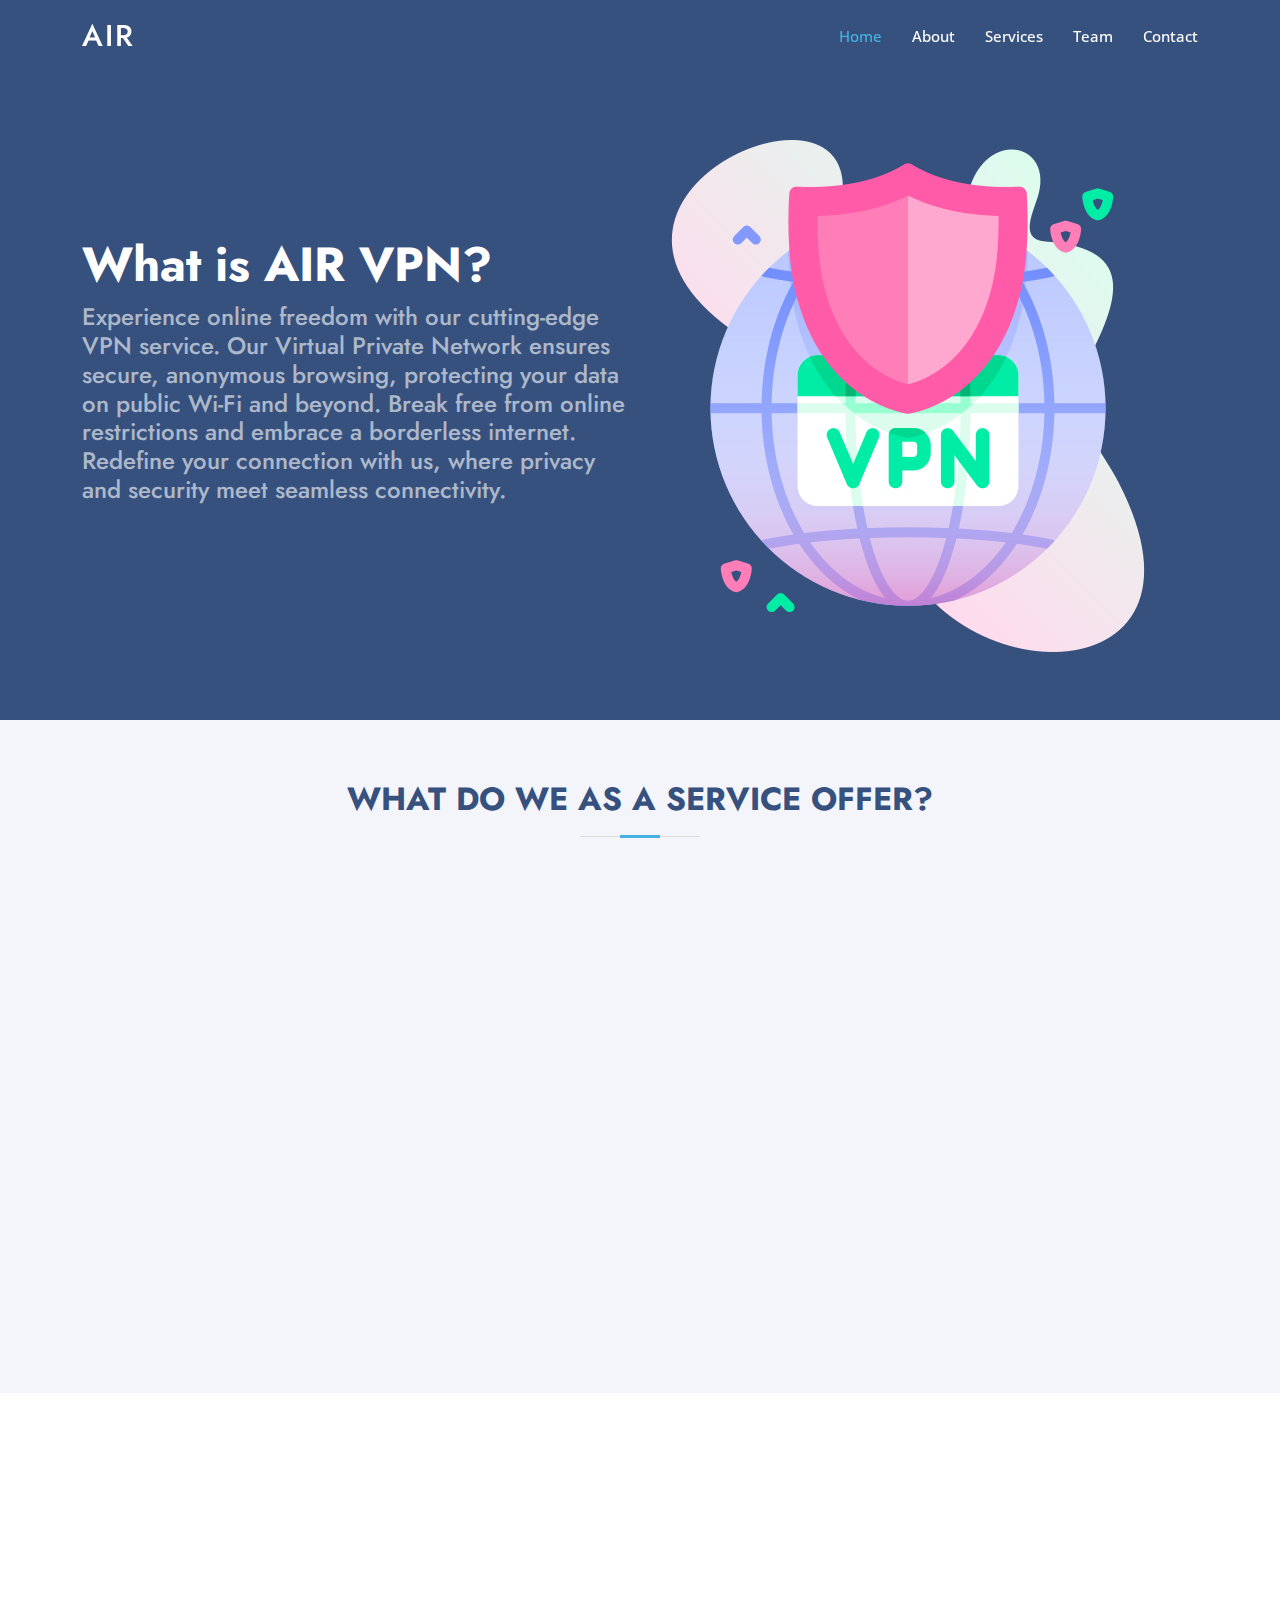
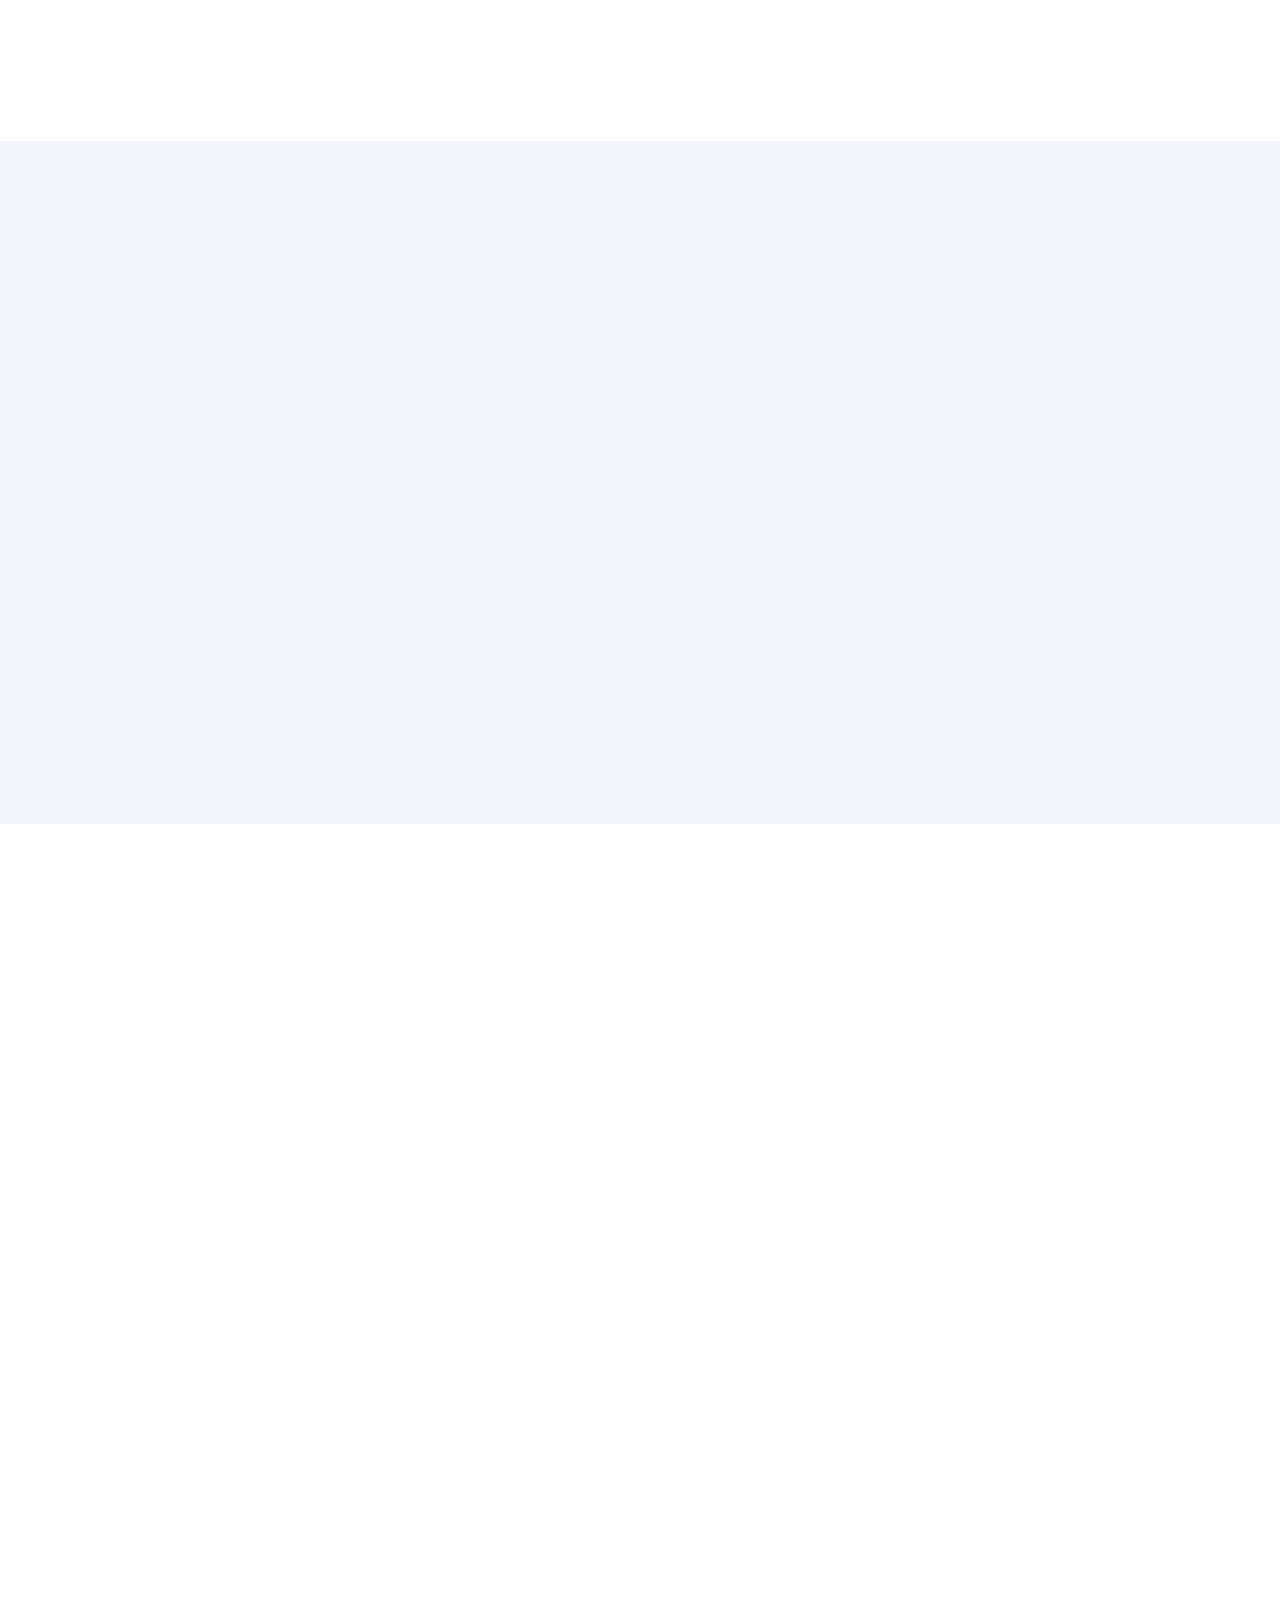
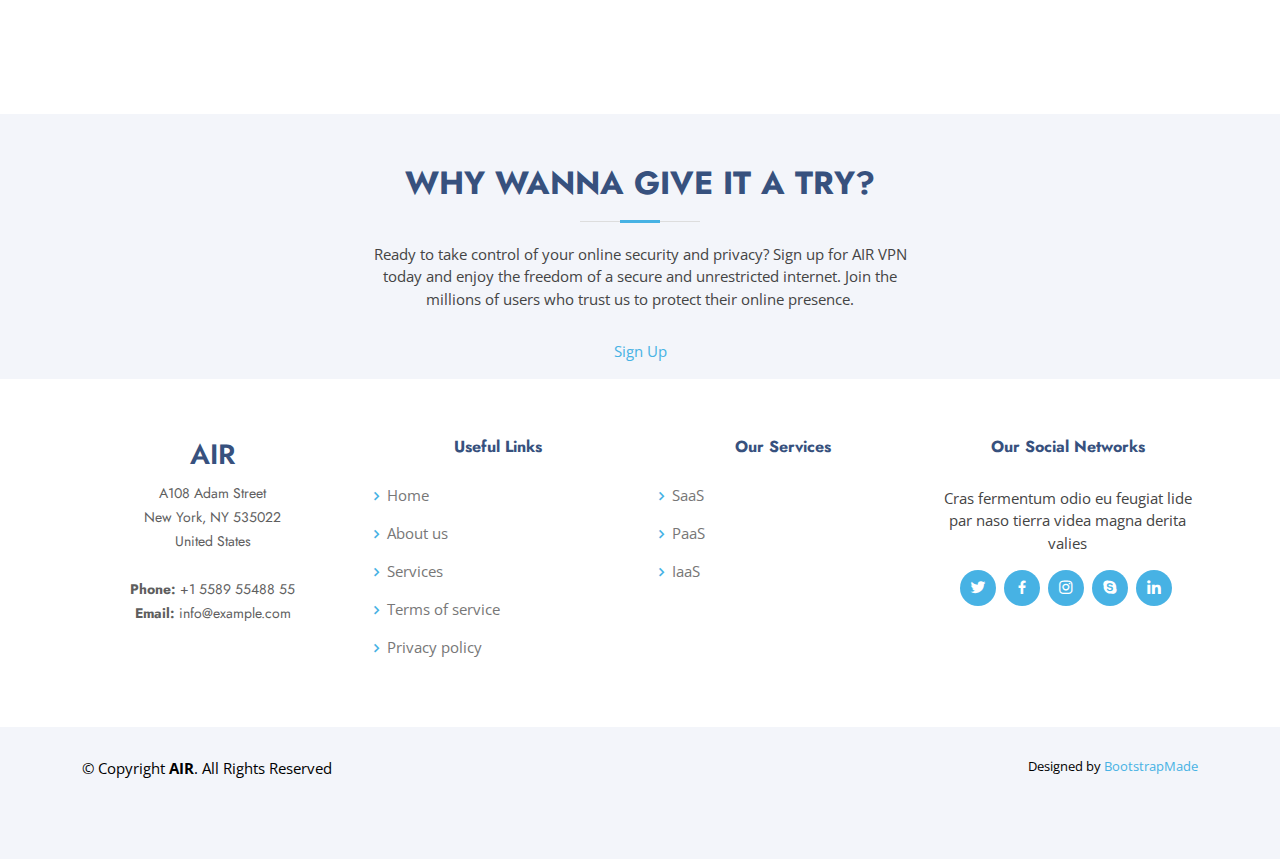
<file: Saas2.html>
<!DOCTYPE html>
<html lang="en">

<head>
  <meta charset="utf-8">
  <meta content="width=device-width, initial-scale=1.0" name="viewport">

  <title>AIR Saas Services</title>
  <meta content="" name="description">
  <meta content="" name="keywords">

  <!-- Favicons -->
  <link href="assets/img/AIR.png" rel="icon">
  <link href="assets/img/icon.png" rel="apple-touch-icon">

  <!-- Google Fonts -->
  <link href="https://fonts.googleapis.com/css?family=Open+Sans:300,300i,400,400i,600,600i,700,700i|Jost:300,300i,400,400i,500,500i,600,600i,700,700i|Poppins:300,300i,400,400i,500,500i,600,600i,700,700i" rel="stylesheet">

  <!-- Vendor CSS Files -->
  <link href="assets/vendor/aos/aos.css" rel="stylesheet">
  <link href="assets/vendor/bootstrap/css/bootstrap.min.css" rel="stylesheet">
  <link href="assets/vendor/bootstrap-icons/bootstrap-icons.css" rel="stylesheet">
  <link href="assets/vendor/boxicons/css/boxicons.min.css" rel="stylesheet">
  <link href="assets/vendor/glightbox/css/glightbox.min.css" rel="stylesheet">
  <link href="assets/vendor/remixicon/remixicon.css" rel="stylesheet">
  <link href="assets/vendor/swiper/swiper-bundle.min.css" rel="stylesheet">

  <!-- Template Main CSS File -->
  <link href="assets/css/style.css" rel="stylesheet">

 
</head>

<body>

  <!-- ======= Header ======= -->
  <header id="header" class="fixed-top ">
    <div class="container d-flex align-items-center">

      <h1 class="logo me-auto"><a href="index.html">Air</a></h1>
      <!-- Uncomment below if you prefer to use an image logo -->
      <!-- <a href="index.html" class="logo me-auto"><img src="assets/img/AIR.png" alt="" class="img-fluid"></a> -->
      <!-- WANT THE LOGO TO BE IN THE LEFT -->

      <nav id="navbar" class="navbar">
        <ul>
          <li><a class="nav-link scrollto active" href="#hero">Home</a></li>
          <li><a class="nav-link scrollto" href="#about">About</a></li>
          <li><a class="nav-link scrollto" href="#services">Services</a></li>
          
          <li><a class="nav-link scrollto" href="#team">Team</a></li>
         
          <li><a class="nav-link scrollto" href="#contact">Contact</a></li>
          
        </ul>
        <i class="bi bi-list mobile-nav-toggle"></i>
      </nav><!-- .navbar -->

    </div>
  </header><!-- End Header -->

  <!-- ======= Hero Section ======= -->
  <section id="hero" class="d-flex align-items-center">

    <div class="container">
      <div class="row">
        <div class="col-lg-6 d-flex flex-column justify-content-center pt-4 pt-lg-0 order-2 order-lg-1" data-aos="fade-up" data-aos-delay="200">
          <h1>What is AIR VPN?</h1>
          <h2>
            Experience online freedom with our cutting-edge VPN service. Our Virtual Private Network ensures secure, anonymous browsing, protecting your data on public Wi-Fi and beyond. Break free from online restrictions and embrace a borderless internet. Redefine your connection with us, where privacy and security meet seamless connectivity.</h2>
          
          <div class="d-flex justify-content-center justify-content-lg-start">   
            
          </div>
        </div>
        <div class="col-lg-6 order-1 order-lg-2 hero-img" data-aos="zoom-in" data-aos-delay="200">
          <img src="assets/img/vpn.png" class="img-fluid animated" alt="">
        </div>
      </div>
    </div>

  </section><!-- End Hero -->

  <main id="main">

    <!-- ======= Services Section ======= -->
    <section id="services" class="services section-bg">
      <div class="container" data-aos="fade-up">

        <div class="section-title">
          <h2>What do we as a service offer?</h2>
         
        </div>

        <div class="row">
          <div class="col-xl-3 col-md-6 d-flex align-items-stretch " data-aos="zoom-in" data-aos-delay="100">
            <div class="icon-box"><br><br>
              <!-- <div class="icon"><i class="bx bxl-dribbble"></i></div> -->
               <h4><a>Military-Grade Encryption: </a></h4> 
              <p><h5>Keep your online activities confidential with our state-of-the-art encryption protocols. Your data is secure, whether you're browsing, streaming, or conducting business online.</p></h5>
            </div>
          </div>

          <div class="col-xl-3 col-md-6 d-flex align-items-stretch" data-aos="zoom-in" data-aos-delay="200">
            <div class="icon-box">

              <h4><a>Global Server Network: </a></h4>
              <p><h5>Access content from anywhere in the world with our extensive server network. Enjoy fast and reliable connections, no matter where you are.

              </p></h5>
            </div>
          </div>

          <div class="col-xl-3 col-md-6 d-flex align-items-stretch mt-4 mt-xl-0" data-aos="zoom-in" data-aos-delay="300">
            <div class="icon-box">
              
              <h4><a>No Logging Policy: </a></h4>
              <p><h5>We respect your privacy. Our strict no-logs policy means we don't track or store your online activity. Your data is yours and yours alone.</h5></p>
            </div>
          </div>

          <div class="col-xl-3 col-md-6 d-flex align-items-stretch mt-4 mt-xl-0" data-aos="zoom-in" data-aos-delay="400">
            <div class="icon-box">
              
              <h4><a href="">Multi-Platform Support: </a></h4>
              <p><h5>Use our VPN seamlessly across all your devices. Whether you're on your desktop, laptop, tablet, or smartphone, we've got you covered.</h5></p>
            </div>
          </div>

        </div>

      </div>
    </section><!-- End Services Section -->
    
    <!-- MY ADD ONS -->



    <!-- ======= Pricing Section ======= -->
    <section id="pricing" class="pricing">
      <div class="container" data-aos="fade-up">

        <div class="section-title">
          <h2>Pricing</h2>
          <p>At AIR VPN, we believe in providing flexible and affordable pricing plans to meet the diverse needs of our users. Our plans are designed to offer a range of options, whether you're an individual user, a family, or a business. We prioritize transparency, ensuring that there are no hidden fees what you see is what you get. Choose the plan that best suits your requirements and enjoy the benefits of secure, private, and unrestricted internet access. With competitive pricing, a risk-free trial option, and a commitment to customer satisfaction, AIR VPN is your trusted partner in safeguarding your online experience.</p>
        </div>

      </div>
    </section><!-- End Pricing Section -->

    <!-- ======= Frequently Asked Questions Section ======= -->
    <section id="faq" class="faq section-bg">
        <div class="container" data-aos="fade-up">
  
          <div class="section-title">
            <h2>Frequently Asked Questions</h2>
          </div>
  
          <div class="faq-list">
            <ul>
              <li data-aos="fade-up" data-aos-delay="100">
                <i class="bx bx-help-circle icon-help"></i> <a data-bs-toggle="collapse" class="collapse" data-bs-target="#faq-list-1">Why do I need a VPN? <i class="bx bx-chevron-down icon-show"></i><i class="bx bx-chevron-up icon-close"></i></a>
                <div id="faq-list-1" class="collapse show" data-bs-parent=".faq-list">
                  <p>
                    A VPN enhances your online security and privacy by encrypting your internet connection. It also allows you to access geo-restricted content, secure public Wi-Fi connections, and browse the internet anonymously.
                  </p>
                </div>
              </li>
  
              <li data-aos="fade-up" data-aos-delay="200">
                <i class="bx bx-help-circle icon-help"></i> <a data-bs-toggle="collapse" data-bs-target="#faq-list-2" class="collapsed">Is my data secure with a VPN? <i class="bx bx-chevron-down icon-show"></i><i class="bx bx-chevron-up icon-close"></i></a>
                <div id="faq-list-2" class="collapse" data-bs-parent=".faq-list">
                  <p>
                    Yes, our VPN service supports multiple devices. Whether you're using a desktop, laptop, tablet, or smartphone, you can enjoy a secure connection across all your devices.
                  </p>
                </div>
              </li>
  
              <li data-aos="fade-up" data-aos-delay="300">
                <i class="bx bx-help-circle icon-help"></i> <a data-bs-toggle="collapse" data-bs-target="#faq-list-3" class="collapsed">Can I use a VPN on multiple devices? <i class="bx bx-chevron-down icon-show"></i><i class="bx bx-chevron-up icon-close"></i></a>
                <div id="faq-list-3" class="collapse" data-bs-parent=".faq-list">
                  <p>
                    Yes, SaaS providers implement robust security measures to protect user data. This includes encryption, regular security updates, and compliance with industry standards.
                  </p>
                </div>
              </li>
  
              <li data-aos="fade-up" data-aos-delay="400">
                <i class="bx bx-help-circle icon-help"></i> <a data-bs-toggle="collapse" data-bs-target="#faq-list-4" class="collapsed">How does a VPN protect me on public Wi-Fi? <i class="bx bx-chevron-down icon-show"></i><i class="bx bx-chevron-up icon-close"></i></a>
                <div id="faq-list-4" class="collapse" data-bs-parent=".faq-list">
                  <p>
                    When connected to public Wi-Fi, a VPN encrypts your internet traffic, preventing potential hackers from accessing your data. It adds an extra layer of security, ensuring your sensitive information remains private.
                  </p>
                </div>
              </li>
  
              <li data-aos="fade-up" data-aos-delay="500">
                <i class="bx bx-help-circle icon-help"></i> <a data-bs-toggle="collapse" data-bs-target="#faq-list-5" class="collapsed">Do you keep logs of my online activities? <i class="bx bx-chevron-down icon-show"></i><i class="bx bx-chevron-up icon-close"></i></a>
                <div id="faq-list-5" class="collapse" data-bs-parent=".faq-list">
                  <p>
                    No, we strictly adhere to a no-logs policy. We don't monitor, track, or store any information about your online activities. Your privacy is our priority.
                  </p>
                </div>
              </li>
  
            </ul>
          </div>
  
        </div>
      </section><!-- End Frequently Asked Questions Section -->

    <!-- ======= Contact Section ======= -->
    <section id="contact" class="contact">
        <div class="container" data-aos="fade-up">
  
          <div class="section-title">
            <h2>Contact</h2>
            <p>Magnam dolores commodi suscipit. Necessitatibus eius consequatur ex aliquid fuga eum quidem. Sit sint consectetur velit. Quisquam quos quisquam cupiditate. Et nemo qui impedit suscipit alias ea. Quia fugiat sit in iste officiis commodi quidem hic quas.</p>
          </div>
  
          <div class="row">
  
            <div class="col-lg-5 d-flex align-items-stretch">
              <div class="info">
                <div class="address">
                  <i class="bi bi-geo-alt"></i>
                  <h4>Location:</h4>
                  <p>A108 Adam Street, New York, NY 535022</p>
                </div>
  
                <div class="email">
                  <i class="bi bi-envelope"></i>
                  <h4>Email:</h4>
                  <p>info@example.com</p>
                </div>
  
                <div class="phone">
                  <i class="bi bi-phone"></i>
                  <h4>Call:</h4>
                  <p>+1 5589 55488 55s</p>
                </div>
  
                <iframe src="https://www.google.com/maps/embed?pb=!1m14!1m8!1m3!1d12097.433213460943!2d-74.0062269!3d40.7101282!3m2!1i1024!2i768!4f13.1!3m3!1m2!1s0x0%3A0xb89d1fe6bc499443!2sDowntown+Conference+Center!5e0!3m2!1smk!2sbg!4v1539943755621" frameborder="0" style="border:0; width: 100%; height: 290px;" allowfullscreen></iframe>
              </div>
  
            </div>
  
            <div class="col-lg-7 mt-5 mt-lg-0 d-flex align-items-stretch">
              <form action="forms/contact.php" method="post" role="form" class="php-email-form">
                <div class="row">
                  <div class="form-group col-md-6">
                    <label for="name">Your Name</label>
                    <input type="text" name="name" class="form-control" id="name" required>
                  </div>
                  <div class="form-group col-md-6">
                    <label for="name">Your Email</label>
                    <input type="email" class="form-control" name="email" id="email" required>
                  </div>
                </div>
                <div class="form-group">
                  <label for="name">Subject</label>
                  <input type="text" class="form-control" name="subject" id="subject" required>
                </div>
                <div class="form-group">
                  <label for="name">Message</label>
                  <textarea class="form-control" name="message" rows="10" required></textarea>
                </div>
                <div class="my-3">
                  <div class="loading">Loading</div>
                  <div class="error-message"></div>
                  <div class="sent-message">Your message has been sent. Thank you!</div>
                </div>
                <div class="text-center"><button type="submit">Send Message</button></div>
              </form>
            </div>
  
          </div>
  
        </div>
      </section>
  <!-- End Contact Section -->

  </main><!-- End #main -->

  <!-- ======= Footer ======= -->
  <footer id="footer">

    <div class="footer-newsletter">
      <div class="container">
        <div class="row justify-content-center">
          <div class="col-lg-6">
            <div class="section-title">
                <h2>Why wanna give it a try?</h2>
                <p>Ready to take control of your online security and privacy? Sign up for AIR VPN today and enjoy the freedom of a secure and unrestricted internet. Join the millions of users who trust us to protect their online presence.</p>
              </div>
              <a href="Air M@il\getvmail.com\index.html"><p style="text-align:center">Sign Up</p></a>
            </div>

      </div>
    </div>

    <div class="footer-top">
      <div class="container">
        <div class="row">

          <div class="col-lg-3 col-md-6 footer-contact">
            <h3>Air</h3>
            <p>
              A108 Adam Street <br>
              New York, NY 535022<br>
              United States <br><br>
              <strong>Phone:</strong> +1 5589 55488 55<br>
              <strong>Email:</strong> info@example.com<br>
            </p>
          </div>

          <div class="col-lg-3 col-md-6 footer-links">
            <h4>Useful Links</h4>
            <ul>
              <li><i class="bx bx-chevron-right"></i> <a href="#">Home</a></li>
              <li><i class="bx bx-chevron-right"></i> <a href="#">About us</a></li>
              <li><i class="bx bx-chevron-right"></i> <a href="#">Services</a></li>
              <li><i class="bx bx-chevron-right"></i> <a href="#">Terms of service</a></li>
              <li><i class="bx bx-chevron-right"></i> <a href="#">Privacy policy</a></li>
            </ul>
          </div>

          <div class="col-lg-3 col-md-6 footer-links">
            <h4>Our Services</h4>
            <ul>
              <li><i class="bx bx-chevron-right"></i> <a href="Saas.html">SaaS</a></li>
              <li><i class="bx bx-chevron-right"></i> <a href="#">PaaS</a></li>
              <li><i class="bx bx-chevron-right"></i> <a href="#">IaaS</a></li>
            </ul>
          </div>

          <div class="col-lg-3 col-md-6 footer-links">
            <h4>Our Social Networks</h4>
            <p>Cras fermentum odio eu feugiat lide par naso tierra videa magna derita valies</p>
            <div class="social-links mt-3">
              <a href="#" class="twitter"><i class="bx bxl-twitter"></i></a>
              <a href="#" class="facebook"><i class="bx bxl-facebook"></i></a>
              <a href="#" class="instagram"><i class="bx bxl-instagram"></i></a>
              <a href="#" class="google-plus"><i class="bx bxl-skype"></i></a>
              <a href="#" class="linkedin"><i class="bx bxl-linkedin"></i></a>
            </div>
          </div>

        </div>
      </div>
    </div>

    <div class="container footer-bottom clearfix">
      <div class="copyright">
        &copy; Copyright <strong><span>AIR</span></strong>. All Rights Reserved
      </div>
      <div class="credits">
        <!-- All the links in the footer should remain intact. -->
        <!-- You can delete the links only if you purchased the pro version. -->
        <!-- Licensing information: https://bootstrapmade.com/license/ -->
        <!-- Purchase the pro version with working PHP/AJAX contact form: https://bootstrapmade.com/free-bootstrap-html-template-corporate/ -->
        Designed by <a href="https://bootstrapmade.com/">BootstrapMade</a>
      </div>
    </div>
  </footer><!-- End Footer -->

  <div id="preloader"></div>
  <a href="#" class="back-to-top d-flex align-items-center justify-content-center"><i class="bi bi-arrow-up-short"></i></a>

  <!-- Vendor JS Files -->
  <script src="assets/vendor/aos/aos.js"></script>
  <script src="assets/vendor/bootstrap/js/bootstrap.bundle.min.js"></script>
  <script src="assets/vendor/glightbox/js/glightbox.min.js"></script>
  <script src="assets/vendor/isotope-layout/isotope.pkgd.min.js"></script>
  <script src="assets/vendor/swiper/swiper-bundle.min.js"></script>
  <script src="assets/vendor/waypoints/noframework.waypoints.js"></script>
  <script src="assets/vendor/php-email-form/validate.js"></script>

  <!-- Template Main JS File -->
  <script src="assets/js/main.js"></script>

</body>

</html>
</file>
<file: Air M@il/getvmail.com/assets/css/style.css>
:root {
    scroll-behavior: smooth;
}

body {
    font-family: "Open Sans", sans-serif;
    color: #444444;
}

a {
    color: #4154f1;
    text-decoration: none;
}

a:hover {
    color: #717ff5;
    text-decoration: none;
}

h1,
h2,
h3,
h4,
h5,
h6 {
    font-family: "Nunito", sans-serif;
}

section {
    padding: 60px 0;
    overflow: hidden;
}

.section-header {
    text-align: center;
    padding-bottom: 40px;
}

.section-header h2 {
    font-size: 13px;
    letter-spacing: 1px;
    font-weight: 700;
    margin: 0;
    color: #4154f1;
    text-transform: uppercase;
}

.section-header p {
    margin: 10px 0 0 0;
    padding: 0;
    font-size: 38px;
    line-height: 42px;
    font-weight: 700;
    color: #012970;
}

@media (max-width: 768px) {
    .section-header p {
        font-size: 28px;
        line-height: 32px;
    }
}

header#header {
    background: #fff;
    box-shadow: 0 2px 6px 0 rgb(0 0 0 / 12%), inset 0 -1px 0 0 #dadce0;
    left: 0;
    position: fixed;
    top: 0;
    width: 100%;
    z-index: 4;
}

/*--------------------------------------------------------------


# Disable aos animation delay on mobile devices
--------------------------------------------------------------*/

@media screen and (max-width: 768px) {
    [data-aos-delay] {
        transition-delay: 0 !important;
    }
}

/*--------------------------------------------------------------
# Header
--------------------------------------------------------------*/

.header {
    transition: all 0.5s;
    z-index: 997;
    padding: 10px 0;
}

.header.header-scrolled {
    background: #fff;
    padding: 15px 0;
    box-shadow: 0px 2px 20px rgba(1, 41, 112, 0.1);
}

.header .logo {
    line-height: 0;
}

.header .logo img {
    max-height: 60px;
    margin-right: 6px;
}

.header .logo span {
    font-size: 30px;
    font-weight: 700;
    letter-spacing: 1px;
    color: #012970;
    font-family: "Nunito", sans-serif;
    margin-top: 3px;
}

/*--------------------------------------------------------------
# Navigation Menu
--------------------------------------------------------------*/

/**
* Desktop Navigation 
*/

.navbar {
    padding: 0;
}

.navbar ul {
    margin: 0;
    padding: 0;
    display: flex;
    list-style: none;
    align-items: center;
}

.navbar li {
    position: relative;
}

.navbar a,
.navbar a:focus {
    display: flex;
    align-items: center;
    justify-content: space-between;
    padding: 10px 30px 10px 30px;
    font-family: "Nunito", sans-serif;
    font-size: 16px;
    font-weight: 700;
    color: #013289;
    white-space: nowrap;
    transition: 0.3s;
}

.navbar a i,
.navbar a:focus i {
    font-size: 12px;
    line-height: 0;
    margin-left: 5px;
}

.navbar a:hover,
.navbar .active,
.navbar .active:focus,
.navbar li:hover>a {
    color: #4154f1;
}

.navbar .getstarted,
.navbar .getstarted:focus {
    background: #000000;
    padding: 8px 20px;
    /*margin-left: 30px;*/
    border-radius: 4px;
    color: #fff;
}

.navbar .getstarted:hover,
.navbar .getstarted:focus:hover {
    color: #fff;
    background: #f4b51a;
}

/**
* Mobile Navigation 
*/

.mobile-nav-toggle {
    color: #012970;
    font-size: 28px;
    cursor: pointer;
    display: none;
    line-height: 0;
    transition: 0.5s;
}

.mobile-nav-toggle.bi-x {
    color: #fff;
}

@media (max-width: 991px) {
    .mobile-nav-toggle {
        display: block;
    }
    .navbar ul {
        display: none;
    }
}

.navbar-mobile {
    position: fixed;
    overflow: hidden;
    top: 0;
    right: 0;
    left: 0;
    bottom: 0;
    background: rgba(1, 22, 61, 0.9);
    transition: 0.3s;
}

.navbar-mobile .mobile-nav-toggle {
    position: absolute;
    top: 15px;
    right: 15px;
}

.navbar-mobile ul {
    display: block;
    position: absolute;
    top: 55px;
    right: 15px;
    bottom: 15px;
    left: 15px;
    padding: 10px 0;
    border-radius: 10px;
    background-color: #fff;
    overflow-y: auto;
    transition: 0.3s;
}

.navbar-mobile a,
.navbar-mobile a:focus {
    padding: 10px 20px;
    font-size: 15px;
    color: #012970;
}

.navbar-mobile a:hover,
.navbar-mobile .active,
.navbar-mobile li:hover>a {
    color: #4154f1;
}

.navbar-mobile .getstarted,
.navbar-mobile .getstarted:focus {
    margin: 15px;
}

/*--------------------------------------------------------------
# Hero Section
--------------------------------------------------------------*/

.hero {
    width: 100%;
    height: 100vh;
    background: url(../img/hero-bg.png) top center no-repeat;
    background-size: cover;
}

.hero h1 {
    margin: 0;
    font-size: 60px;
    font-weight: 700;
    color: #000000;
}

.hero h2 {
    color: #444444;
    margin: 15px 0 0 0;
    font-size: 20px;
}

.hero .btn-get-started {
    margin-top: 30px;
    line-height: 0;
    padding: 25px 40px;
    border-radius: 4px;
    transition: 0.5s;
    color: #fff;
    background: #000000;
    box-shadow: 0px 5px 30px rgba(65, 84, 241, 0.4);
}

.hero .btn-get-started span {
    font-family: "Nunito", sans-serif;
    font-weight: 600;
    font-size: 16px;
    letter-spacing: 1px;
}

.hero .btn-get-started i {
    margin-left: 5px;
    font-size: 18px;
    transition: 0.3s;
}

.hero .btn-get-started:hover i {
    transform: translateX(5px);
}

.hero .hero-img {
    text-align: right;
}

a.nav-link.scrollto {
    border: 1px solid #e2ebff;
}

h1.aos-init.aos-animate {
    font-size: 64px;
    line-height: 74px;
}

h2.aos-init.aos-animate {
    font-size: 18px;
    line-height: 28px;
}

@media (min-width: 1024px) {
    .hero {
        background-attachment: fixed;
    }
}

@media (max-width: 991px) {
    .hero {
        height: auto;
        padding: 120px 0 60px 0;
    }
    .hero .hero-img {
        text-align: center;
        margin-top: 80px;
    }
    .hero .hero-img img {
        width: 80%;
    }
}

@media (max-width: 768px) {
    .hero {
        text-align: center;
    }
    .hero h1 {
        font-size: 32px;
    }
    .hero h2 {
        font-size: 24px;
    }
    .hero .hero-img img {
        width: 100%;
    }
}

.lname
{
    font-family: "Times New Roman";
    padding-right: 90%;
}
/*--------------------------------------------------------------
# Index Page
</file>
<file: assets/css/style.css>
/**

* Updated: Sep 18 2023 with Bootstrap v5.3.2
* Template URL: https://bootstrapmade.com/free-bootstrap-html-template-corporate/
* Author: BootstrapMade.com
* License: https://bootstrapmade.com/license/
*/

/*--------------------------------------------------------------
# General
--------------------------------------------------------------*/
body {
  font-family: "Open Sans", sans-serif;
  color: #444444;
}

a {
  color: #47b2e4;
  text-decoration: none;
}

a:hover {
  color: #73c5eb;
  text-decoration: none;
}

h1,
h2,
h3,
h4,
h5,
h6 {
  font-family: "Jost", sans-serif;
}

/*--------------------------------------------------------------
# Preloader
--------------------------------------------------------------*/
#preloader {
  position: fixed;
  top: 0;
  left: 0;
  right: 0;
  bottom: 0;
  z-index: 9999;
  overflow: hidden;
  background: #37517e;
}

#preloader:before {
  content: "";
  position: fixed;
  top: calc(50% - 30px);
  left: calc(50% - 30px);
  border: 6px solid #37517e;
  border-top-color: #fff;
  border-bottom-color: #fff;
  border-radius: 50%;
  width: 60px;
  height: 60px;
  animation: animate-preloader 1s linear infinite;
}

@keyframes animate-preloader {
  0% {
    transform: rotate(0deg);
  }

  100% {
    transform: rotate(360deg);
  }
}

/*--------------------------------------------------------------
# Back to top button
--------------------------------------------------------------*/
.back-to-top {
  position: fixed;
  visibility: hidden;
  opacity: 0;
  right: 15px;
  bottom: 15px;
  z-index: 996;
  background: #47b2e4;
  width: 40px;
  height: 40px;
  border-radius: 50px;
  transition: all 0.4s;
}

.back-to-top i {
  font-size: 24px;
  color: #fff;
  line-height: 0;
}

.back-to-top:hover {
  background: #6bc1e9;
  color: #fff;
}

.back-to-top.active {
  visibility: visible;
  opacity: 1;
}

/*--------------------------------------------------------------
# Header
--------------------------------------------------------------*/
#header {
  transition: all 0.5s;
  z-index: 997;
  padding: 15px 0;
}

#header.header-scrolled,
#header.header-inner-pages {
  background: rgba(40, 58, 90, 0.9);
}

#header .logo {
  font-size: 30px;
  margin: 0;
  padding: 0;
  line-height: 1;
  font-weight: 500;
  letter-spacing: 2px;
  text-transform: uppercase;
}

#header .logo a {
  color: #fff;
}

#header .logo img {
  left: 80%;
  max-height: 40px;
}

/*--------------------------------------------------------------
# Navigation Menu
--------------------------------------------------------------*/
/**
* Desktop Navigation 
*/
.navbar {
  padding: 0;
}

.navbar ul {
  margin: 0;
  padding: 0;
  display: flex;
  list-style: none;
  align-items: center;
}

.navbar li {
  position: relative;
}

.navbar a,
.navbar a:focus {
  display: flex;
  align-items: center;
  justify-content: space-between;
  padding: 10px 0 10px 30px;
  font-size: 15px;
  font-weight: 500;
  color: #fff;
  white-space: nowrap;
  transition: 0.3s;
}

.navbar a i,
.navbar a:focus i {
  font-size: 12px;
  line-height: 0;
  margin-left: 5px;
}

.navbar a:hover,
.navbar .active,
.navbar .active:focus,
.navbar li:hover>a {
  color: #47b2e4;
}

.navbar .getstarted,
.navbar .getstarted:focus {
  padding: 8px 20px;
  margin-left: 30px;
  border-radius: 50px;
  color: #fff;
  font-size: 14px;
  border: 2px solid #47b2e4;
  font-weight: 600;
}

.navbar .getstarted:hover,
.navbar .getstarted:focus:hover {
  color: #fff;
  background: #31a9e1;
}

.navbar .dropdown ul {
  display: block;
  position: absolute;
  left: 14px;
  top: calc(100% + 30px);
  margin: 0;
  padding: 10px 0;
  z-index: 99;
  opacity: 0;
  visibility: hidden;
  background: #fff;
  box-shadow: 0px 0px 30px rgba(127, 137, 161, 0.25);
  transition: 0.3s;
  border-radius: 4px;
}

.navbar .dropdown ul li {
  min-width: 200px;
}

.navbar .dropdown ul a {
  padding: 10px 20px;
  font-size: 14px;
  text-transform: none;
  font-weight: 500;
  color: #0c3c53;
}

.navbar .dropdown ul a i {
  font-size: 12px;
}

.navbar .dropdown ul a:hover,
.navbar .dropdown ul .active:hover,
.navbar .dropdown ul li:hover>a {
  color: #47b2e4;
}

.navbar .dropdown:hover>ul {
  opacity: 1;
  top: 100%;
  visibility: visible;
}

.navbar .dropdown .dropdown ul {
  top: 0;
  left: calc(100% - 30px);
  visibility: hidden;
}

.navbar .dropdown .dropdown:hover>ul {
  opacity: 1;
  top: 0;
  left: 100%;
  visibility: visible;
}

@media (max-width: 1366px) {
  .navbar .dropdown .dropdown ul {
    left: -90%;
  }

  .navbar .dropdown .dropdown:hover>ul {
    left: -100%;
  }
}

/**
* Mobile Navigation 
*/
.mobile-nav-toggle {
  color: #fff;
  font-size: 28px;
  cursor: pointer;
  display: none;
  line-height: 0;
  transition: 0.5s;
}

.mobile-nav-toggle.bi-x {
  color: #fff;
}

@media (max-width: 991px) {
  .mobile-nav-toggle {
    display: block;
  }

  .navbar ul {
    display: none;
  }
}

.navbar-mobile {
  position: fixed;
  overflow: hidden;
  top: 0;
  right: 0;
  left: 0;
  bottom: 0;
  background: rgba(40, 58, 90, 0.9);
  transition: 0.3s;
  z-index: 999;
}

.navbar-mobile .mobile-nav-toggle {
  position: absolute;
  top: 15px;
  right: 15px;
}

.navbar-mobile ul {
  display: block;
  position: absolute;
  top: 55px;
  right: 15px;
  bottom: 15px;
  left: 15px;
  padding: 10px 0;
  border-radius: 10px;
  background-color: #fff;
  overflow-y: auto;
  transition: 0.3s;
}

.navbar-mobile a,
.navbar-mobile a:focus {
  padding: 10px 20px;
  font-size: 15px;
  color: #37517e;
}

.navbar-mobile a:hover,
.navbar-mobile .active,
.navbar-mobile li:hover>a {
  color: #47b2e4;
}

.navbar-mobile .getstarted,
.navbar-mobile .getstarted:focus {
  margin: 15px;
  color: #37517e;
}

.navbar-mobile .dropdown ul {
  position: static;
  display: none;
  margin: 10px 20px;
  padding: 10px 0;
  z-index: 99;
  opacity: 1;
  visibility: visible;
  background: #fff;
  box-shadow: 0px 0px 30px rgba(127, 137, 161, 0.25);
}

.navbar-mobile .dropdown ul li {
  min-width: 200px;
}

.navbar-mobile .dropdown ul a {
  padding: 10px 20px;
}

.navbar-mobile .dropdown ul a i {
  font-size: 12px;
}

.navbar-mobile .dropdown ul a:hover,
.navbar-mobile .dropdown ul .active:hover,
.navbar-mobile .dropdown ul li:hover>a {
  color: #47b2e4;
}

.navbar-mobile .dropdown>.dropdown-active {
  display: block;
  visibility: visible !important;
}

/*--------------------------------------------------------------
# Hero Section
--------------------------------------------------------------*/
#hero {
  width: 100%;
  height: 80vh;
  background: #37517e;
}

#hero .container {
  padding-top: 72px;
}

#hero h1 {
  margin: 0 0 10px 0;
  font-size: 48px;
  font-weight: 700;
  line-height: 56px;
  color: #fff;
}

#hero h2 {
  color: rgba(255, 255, 255, 0.6);
  margin-bottom: 50px;
  font-size: 24px;
}

#hero .btn-get-started {
  font-family: "Jost", sans-serif;
  font-weight: 500;
  font-size: 16px;
  letter-spacing: 1px;
  display: inline-block;
  padding: 10px 28px 11px 28px;
  border-radius: 50px;
  transition: 0.5s;
  margin: 10px 0 0 0;
  color: #fff;
  background: #47b2e4;
}

#hero .btn-get-started:hover {
  background: #209dd8;
}

#hero .btn-watch-video {
  font-size: 16px;
  display: flex;
  align-items: center;
  transition: 0.5s;
  margin: 10px 0 0 25px;
  color: #fff;
  line-height: 1;
}

#hero .btn-watch-video i {
  line-height: 0;
  color: #fff;
  font-size: 32px;
  transition: 0.3s;
  margin-right: 8px;
}

#hero .btn-watch-video:hover i {
  color: #47b2e4;
}

#hero .animated {
  animation: up-down 2s ease-in-out infinite alternate-reverse both;
}

@media (max-width: 991px) {
  #hero {
    height: 100vh;
    text-align: center;
  }

  #hero .animated {
    animation: none;
  }

  #hero .hero-img {
    text-align: center;
  }

  #hero .hero-img img {
    width: 50%;
  }
}

@media (max-width: 768px) {
  #hero h1 {
    font-size: 28px;
    line-height: 36px;
  }

  #hero h2 {
    font-size: 18px;
    line-height: 24px;
    margin-bottom: 30px;
  }

  #hero .hero-img img {
    width: 70%;
  }
}

@media (max-width: 575px) {
  #hero .hero-img img {
    width: 80%;
  }

  #hero .btn-get-started {
    font-size: 16px;
    padding: 10px 24px 11px 24px;
  }
}

@keyframes up-down {
  0% {
    transform: translateY(10px);
  }

  100% {
    transform: translateY(-10px);
  }
}

/*--------------------------------------------------------------
# Sections General
--------------------------------------------------------------*/
section {
  padding: 60px 0;
  overflow: hidden;
}

.section-bg {
  background-color: #f3f5fa;
}

.section-title {
  text-align: center;
  padding-bottom: 30px;
}

.section-title h2 {
  font-size: 32px;
  font-weight: bold;
  text-transform: uppercase;
  margin-bottom: 20px;
  padding-bottom: 20px;
  position: relative;
  color: #37517e;
}

.section-title h2::before {
  content: "";
  position: absolute;
  display: block;
  width: 120px;
  height: 1px;
  background: #ddd;
  bottom: 1px;
  left: calc(50% - 60px);
}

.section-title h2::after {
  content: "";
  position: absolute;
  display: block;
  width: 40px;
  height: 3px;
  background: #47b2e4;
  bottom: 0;
  left: calc(50% - 20px);
}

.section-title p {
  margin-bottom: 0;
}

/*--------------------------------------------------------------
# Clients
--------------------------------------------------------------*/
.clients {
  padding: 12px 0;
  text-align: center;
}

.clients img {
  max-width: 45%;
  transition: all 0.4s ease-in-out;
  display: inline-block;
  padding: 15px 0;
  filter: grayscale(100);
}

.clients img:hover {
  filter: none;
  transform: scale(1.1);
}

@media (max-width: 768px) {
  .clients img {
    max-width: 40%;
  }
}

/*--------------------------------------------------------------
# About Us
--------------------------------------------------------------*/
.about .content h3 {
  font-weight: 600;
  font-size: 26px;
}

.about .content ul {
  list-style: none;
  padding: 0;
}

.about .content ul li {
  padding-left: 28px;
  position: relative;
}

.about .content ul li+li {
  margin-top: 10px;
}

.about .content ul i {
  position: absolute;
  left: 0;
  top: 2px;
  font-size: 20px;
  color: #47b2e4;
  line-height: 1;
}

.about .content p:last-child {
  margin-bottom: 0;
}

.about .content .btn-learn-more {
  font-family: "Poppins", sans-serif;
  font-weight: 500;
  font-size: 14px;
  letter-spacing: 1px;
  display: inline-block;
  padding: 12px 32px;
  border-radius: 4px;
  transition: 0.3s;
  line-height: 1;
  color: #47b2e4;
  animation-delay: 0.8s;
  margin-top: 6px;
  border: 2px solid #47b2e4;
}

.about .content .btn-learn-more:hover {
  background: #47b2e4;
  color: #fff;
  text-decoration: none;
}

/*--------------------------------------------------------------
# Why Us
--------------------------------------------------------------*/
.why-us .content {
  padding: 60px 100px 0 100px;
}

.why-us .content h3 {
  font-weight: 400;
  font-size: 34px;
  color: #37517e;
}

.why-us .content h4 {
  font-size: 20px;
  font-weight: 700;
  margin-top: 5px;
}

.why-us .content p {
  font-size: 15px;
  color: #848484;
}

.why-us .img {
  background-size: contain;
  background-repeat: no-repeat;
  background-position: center center;
}

.why-us .accordion-list {
  padding: 0 100px 60px 100px;
}

.why-us .accordion-list ul {
  padding: 0;
  list-style: none;
}

.why-us .accordion-list li+li {
  margin-top: 15px;
}

.why-us .accordion-list li {
  padding: 20px;
  background: #fff;
  border-radius: 4px;
}

.why-us .accordion-list a {
  display: block;
  position: relative;
  font-family: "Poppins", sans-serif;
  font-size: 16px;
  line-height: 24px;
  font-weight: 500;
  padding-right: 30px;
  outline: none;
  cursor: pointer;
}

.why-us .accordion-list span {
  color: #47b2e4;
  font-weight: 600;
  font-size: 18px;
  padding-right: 10px;
}

.why-us .accordion-list i {
  font-size: 24px;
  position: absolute;
  right: 0;
  top: 0;
}

.why-us .accordion-list p {
  margin-bottom: 0;
  padding: 10px 0 0 0;
}

.why-us .accordion-list .icon-show {
  display: none;
}

.why-us .accordion-list a.collapsed {
  color: #343a40;
}

.why-us .accordion-list a.collapsed:hover {
  color: #47b2e4;
}

.why-us .accordion-list a.collapsed .icon-show {
  display: inline-block;
}

.why-us .accordion-list a.collapsed .icon-close {
  display: none;
}

@media (max-width: 1024px) {

  .why-us .content,
  .why-us .accordion-list {
    padding-left: 0;
    padding-right: 0;
  }
}

@media (max-width: 992px) {
  .why-us .img {
    min-height: 400px;
  }

  .why-us .content {
    padding-top: 30px;
  }

  .why-us .accordion-list {
    padding-bottom: 30px;
  }
}

@media (max-width: 575px) {
  .why-us .img {
    min-height: 200px;
  }
}

/*--------------------------------------------------------------
# Skills
--------------------------------------------------------------*/
.skills .content h3 {
  font-weight: 700;
  font-size: 32px;
  color: #37517e;
  font-family: "Poppins", sans-serif;
}

.skills .content ul {
  list-style: none;
  padding: 0;
}

.skills .content ul li {
  padding-bottom: 10px;
}

.skills .content ul i {
  font-size: 20px;
  padding-right: 4px;
  color: #47b2e4;
}

.skills .content p:last-child {
  margin-bottom: 0;
}

.skills .progress {
  height: 60px;
  display: block;
  background: none;
  border-radius: 0;
}

.skills .progress .skill {
  padding: 0;
  margin: 0 0 6px 0;
  text-transform: uppercase;
  display: block;
  font-weight: 600;
  font-family: "Poppins", sans-serif;
  color: #37517e;
}

.skills .progress .skill .val {
  float: right;
  font-style: normal;
}

.skills .progress-bar-wrap {
  background: #e8edf5;
  height: 10px;
}

.skills .progress-bar {
  width: 1px;
  height: 10px;
  transition: 0.9s;
  background-color: #4668a2;
}

/*--------------------------------------------------------------
# Services
--------------------------------------------------------------*/
.services .icon-box {
  box-shadow: 0px 0 25px 0 rgba(0, 0, 0, 0.1);
  padding: 50px 30px;
  transition: all ease-in-out 0.4s;
  background: #ece1e1;
}

.services .icon-box .icon {
  margin-bottom: 10px;
}

.services .icon-box .icon i {
  color: #47b2e4;
  font-size: 36px;
  transition: 0.3s;
}

.services .icon-box h4 {
  font-weight: 500;
  margin-bottom: 15px;
  font-size: 24px;
}

.services .icon-box h4 a {
  color: #37517e;
  transition: ease-in-out 0.3s;
}

.services .icon-box p {
  line-height: 24px;
  font-size: 14px;
  margin-bottom: 0;
}

.services .icon-box:hover {
  transform: translateY(-10px);
}

.services .icon-box:hover h4 a {
  color: #47b2e4;
}

/*--------------------------------------------------------------
# Cta
--------------------------------------------------------------*/
.cta {
  background: linear-gradient(rgba(40, 58, 90, 0.9), rgba(40, 58, 90, 0.9)), url("../img/cta-bg.jpg") fixed center center;
  background-size: cover;
  padding: 120px 0;
}

.cta h3 {
  color: #fff;
  font-size: 28px;
  font-weight: 700;
}

.cta p {
  color: #fff;
}

.cta .cta-btn {
  font-family: "Jost", sans-serif;
  font-weight: 500;
  font-size: 16px;
  letter-spacing: 1px;
  display: inline-block;
  padding: 12px 40px;
  border-radius: 50px;
  transition: 0.5s;
  margin: 10px;
  border: 2px solid #fff;
  color: #fff;
}

.cta .cta-btn:hover {
  background: #47b2e4;
  border: 2px solid #47b2e4;
}

@media (max-width: 1024px) {
  .cta {
    background-attachment: scroll;
  }
}

@media (min-width: 769px) {
  .cta .cta-btn-container {
    display: flex;
    align-items: center;
    justify-content: flex-end;
  }
}

/*--------------------------------------------------------------
# Portfolio
--------------------------------------------------------------*/
.portfolio #portfolio-flters {
  list-style: none;
  margin-bottom: 20px;
}

.portfolio #portfolio-flters li {
  cursor: pointer;
  display: inline-block;
  margin: 10px 5px;
  font-size: 15px;
  font-weight: 500;
  line-height: 1;
  color: #444444;
  transition: all 0.3s;
  padding: 8px 20px;
  border-radius: 50px;
  font-family: "Poppins", sans-serif;
}

.portfolio #portfolio-flters li:hover,
.portfolio #portfolio-flters li.filter-active {
  background: #47b2e4;
  color: #fff;
}

.portfolio .portfolio-item {
  margin-bottom: 30px;
}

.portfolio .portfolio-item .portfolio-img {
  overflow: hidden;
}

.portfolio .portfolio-item .portfolio-img img {
  transition: all 0.6s;
}

.portfolio .portfolio-item .portfolio-info {
  opacity: 0;
  position: absolute;
  left: 15px;
  bottom: 0;
  z-index: 3;
  right: 15px;
  transition: all 0.3s;
  background: rgba(55, 81, 126, 0.8);
  padding: 10px 15px;
}

.portfolio .portfolio-item .portfolio-info h4 {
  font-size: 18px;
  color: #fff;
  font-weight: 600;
  color: #fff;
  margin-bottom: 0px;
}

.portfolio .portfolio-item .portfolio-info p {
  color: #f9fcfe;
  font-size: 14px;
  margin-bottom: 0;
}

.portfolio .portfolio-item .portfolio-info .preview-link,
.portfolio .portfolio-item .portfolio-info .details-link {
  position: absolute;
  right: 40px;
  font-size: 24px;
  top: calc(50% - 18px);
  color: #fff;
  transition: 0.3s;
}

.portfolio .portfolio-item .portfolio-info .preview-link:hover,
.portfolio .portfolio-item .portfolio-info .details-link:hover {
  color: #47b2e4;
}

.portfolio .portfolio-item .portfolio-info .details-link {
  right: 10px;
}

.portfolio .portfolio-item:hover .portfolio-img img {
  transform: scale(1.15);
}

.portfolio .portfolio-item:hover .portfolio-info {
  opacity: 1;
}

/*--------------------------------------------------------------
# Portfolio Details
--------------------------------------------------------------*/
.portfolio-details {
  padding-top: 40px;
}

.portfolio-details .portfolio-details-slider img {
  width: 100%;
}

.portfolio-details .portfolio-details-slider .swiper-pagination {
  margin-top: 20px;
  position: relative;
}

.portfolio-details .portfolio-details-slider .swiper-pagination .swiper-pagination-bullet {
  width: 12px;
  height: 12px;
  background-color: #fff;
  opacity: 1;
  border: 1px solid #47b2e4;
}

.portfolio-details .portfolio-details-slider .swiper-pagination .swiper-pagination-bullet-active {
  background-color: #47b2e4;
}

.portfolio-details .portfolio-info {
  padding: 30px;
  box-shadow: 0px 0 30px rgba(55, 81, 126, 0.08);
}

.portfolio-details .portfolio-info h3 {
  font-size: 22px;
  font-weight: 700;
  margin-bottom: 20px;
  padding-bottom: 20px;
  border-bottom: 1px solid #eee;
}

.portfolio-details .portfolio-info ul {
  list-style: none;
  padding: 0;
  font-size: 15px;
}

.portfolio-details .portfolio-info ul li+li {
  margin-top: 10px;
}

.portfolio-details .portfolio-description {
  padding-top: 30px;
}

.portfolio-details .portfolio-description h2 {
  font-size: 26px;
  font-weight: 700;
  margin-bottom: 20px;
}

.portfolio-details .portfolio-description p {
  padding: 0;
}

/*--------------------------------------------------------------
# Team
--------------------------------------------------------------*/
.team .member {
  position: relative;
  box-shadow: 0px 2px 15px rgba(0, 0, 0, 0.1);
  padding: 30px;
  border-radius: 5px;
  background: #fff;
  transition: 0.5s;
  height: 100%;
}

.team .member .pic {
  overflow: hidden;
  width: 180px;
  border-radius: 50%;
}

.team .member .pic img {
  transition: ease-in-out 0.3s;
}

.team .member:hover {
  transform: translateY(-10px);
}

.team .member .member-info {
  padding-left: 30px;
}

.team .member h4 {
  font-weight: 700;
  margin-bottom: 5px;
  font-size: 20px;
  color: #37517e;
}

.team .member span {
  display: block;
  font-size: 15px;
  padding-bottom: 10px;
  position: relative;
  font-weight: 500;
}

.team .member span::after {
  content: "";
  position: absolute;
  display: block;
  width: 50px;
  height: 1px;
  background: #cbd6e9;
  bottom: 0;
  left: 0;
}

.team .member p {
  margin: 10px 0 0 0;
  font-size: 14px;
}

.team .member .social {
  margin-top: 12px;
  display: flex;
  align-items: center;
  justify-content: flex-start;
}

.team .member .social a {
  transition: ease-in-out 0.3s;
  display: flex;
  align-items: center;
  justify-content: center;
  border-radius: 50px;
  width: 32px;
  height: 32px;
  background: #eff2f8;
}

.team .member .social a i {
  color: #37517e;
  font-size: 16px;
  margin: 0 2px;
}

.team .member .social a:hover {
  background: #47b2e4;
}

.team .member .social a:hover i {
  color: #fff;
}

.team .member .social a+a {
  margin-left: 8px;
}

/*--------------------------------------------------------------
# Pricing
--------------------------------------------------------------*/
.pricing .row {
  padding-top: 40px;
}

.pricing .box {
  padding: 60px 40px;
  box-shadow: 0 3px 20px -2px rgba(20, 45, 100, 0.1);
  background: #fff;
  height: 100%;
  border-top: 4px solid #fff;
  border-radius: 5px;
}

.pricing h3 {
  font-weight: 500;
  margin-bottom: 15px;
  font-size: 20px;
  color: #37517e;
}

.pricing h4 {
  font-size: 48px;
  color: #37517e;
  font-weight: 400;
  font-family: "Jost", sans-serif;
  margin-bottom: 25px;
}

.pricing h4 sup {
  font-size: 28px;
}

.pricing h4 span {
  color: #47b2e4;
  font-size: 18px;
  display: block;
}

.pricing ul {
  padding: 20px 0;
  list-style: none;
  color: #999;
  text-align: left;
  line-height: 20px;
}

.pricing ul li {
  padding: 10px 0 10px 30px;
  position: relative;
}

.pricing ul i {
  color: #28a745;
  font-size: 24px;
  position: absolute;
  left: 0;
  top: 6px;
}

.pricing ul .na {
  color: #ccc;
}

.pricing ul .na i {
  color: #ccc;
}

.pricing ul .na span {
  text-decoration: line-through;
}

.pricing .buy-btn {
  display: inline-block;
  padding: 12px 35px;
  border-radius: 50px;
  color: #47b2e4;
  transition: none;
  font-size: 16px;
  font-weight: 500;
  font-family: "Jost", sans-serif;
  transition: 0.3s;
  border: 1px solid #47b2e4;
}

.pricing .buy-btn:hover {
  background: #47b2e4;
  color: #fff;
}

.pricing .featured {
  border-top-color: #47b2e4;
}

.pricing .featured .buy-btn {
  background: #47b2e4;
  color: #fff;
}

.pricing .featured .buy-btn:hover {
  background: #23a3df;
}

@media (max-width: 992px) {
  .pricing .box {
    max-width: 60%;
    margin: 0 auto 30px auto;
  }
}

@media (max-width: 767px) {
  .pricing .box {
    max-width: 80%;
    margin: 0 auto 30px auto;
  }
}

@media (max-width: 420px) {
  .pricing .box {
    max-width: 100%;
    margin: 0 auto 30px auto;
  }
}

/*--------------------------------------------------------------
# Frequently Asked Questions
--------------------------------------------------------------*/
.faq .faq-list {
  padding: 0 100px;
}

.faq .faq-list ul {
  padding: 0;
  list-style: none;
}

.faq .faq-list li+li {
  margin-top: 15px;
}

.faq .faq-list li {
  padding: 20px;
  background: #fff;
  border-radius: 4px;
  position: relative;
}

.faq .faq-list a {
  display: block;
  position: relative;
  font-family: "Poppins", sans-serif;
  font-size: 16px;
  line-height: 24px;
  font-weight: 500;
  padding: 0 30px;
  outline: none;
  cursor: pointer;
}

.faq .faq-list .icon-help {
  font-size: 24px;
  position: absolute;
  right: 0;
  left: 20px;
  color: #47b2e4;
}

.faq .faq-list .icon-show,
.faq .faq-list .icon-close {
  font-size: 24px;
  position: absolute;
  right: 0;
  top: 0;
}

.faq .faq-list p {
  margin-bottom: 0;
  padding: 10px 0 0 0;
}

.faq .faq-list .icon-show {
  display: none;
}

.faq .faq-list a.collapsed {
  color: #37517e;
  transition: 0.3s;
}

.faq .faq-list a.collapsed:hover {
  color: #47b2e4;
}

.faq .faq-list a.collapsed .icon-show {
  display: inline-block;
}

.faq .faq-list a.collapsed .icon-close {
  display: none;
}

@media (max-width: 1200px) {
  .faq .faq-list {
    padding: 0;
  }
}

/*--------------------------------------------------------------
# Contact
--------------------------------------------------------------*/
.contact .info {
  border-top: 3px solid #47b2e4;
  border-bottom: 3px solid #47b2e4;
  padding: 30px;
  background: #fff;
  width: 100%;
  box-shadow: 0 0 24px 0 rgba(0, 0, 0, 0.1);
}

.contact .info i {
  font-size: 20px;
  color: #47b2e4;
  float: left;
  width: 44px;
  height: 44px;
  background: #e7f5fb;
  display: flex;
  justify-content: center;
  align-items: center;
  border-radius: 50px;
  transition: all 0.3s ease-in-out;
}

.contact .info h4 {
  padding: 0 0 0 60px;
  font-size: 22px;
  font-weight: 600;
  margin-bottom: 5px;
  color: #37517e;
}

.contact .info p {
  padding: 0 0 10px 60px;
  margin-bottom: 20px;
  font-size: 14px;
  color: #6182ba;
}

.contact .info .email p {
  padding-top: 5px;
}

.contact .info .social-links {
  padding-left: 60px;
}

.contact .info .social-links a {
  font-size: 18px;
  display: inline-block;
  background: #333;
  color: #fff;
  line-height: 1;
  padding: 8px 0;
  border-radius: 50%;
  text-align: center;
  width: 36px;
  height: 36px;
  transition: 0.3s;
  margin-right: 10px;
}

.contact .info .social-links a:hover {
  background: #47b2e4;
  color: #fff;
}

.contact .info .email:hover i,
.contact .info .address:hover i,
.contact .info .phone:hover i {
  background: #47b2e4;
  color: #fff;
}

.contact .php-email-form {
  width: 100%;
  border-top: 3px solid #47b2e4;
  border-bottom: 3px solid #47b2e4;
  padding: 30px;
  background: #fff;
  box-shadow: 0 0 24px 0 rgba(0, 0, 0, 0.12);
}

.contact .php-email-form .form-group {
  padding-bottom: 8px;
}

.contact .php-email-form .validate {
  display: none;
  color: red;
  margin: 0 0 15px 0;
  font-weight: 400;
  font-size: 13px;
}

.contact .php-email-form .error-message {
  display: none;
  color: #fff;
  background: #ed3c0d;
  text-align: left;
  padding: 15px;
  font-weight: 600;
}

.contact .php-email-form .error-message br+br {
  margin-top: 25px;
}

.contact .php-email-form .sent-message {
  display: none;
  color: #fff;
  background: #18d26e;
  text-align: center;
  padding: 15px;
  font-weight: 600;
}

.contact .php-email-form .loading {
  display: none;
  background: #fff;
  text-align: center;
  padding: 15px;
}

.contact .php-email-form .loading:before {
  content: "";
  display: inline-block;
  border-radius: 50%;
  width: 24px;
  height: 24px;
  margin: 0 10px -6px 0;
  border: 3px solid #18d26e;
  border-top-color: #eee;
  animation: animate-loading 1s linear infinite;
}

.contact .php-email-form .form-group {
  margin-bottom: 20px;
}

.contact .php-email-form label {
  padding-bottom: 8px;
}

.contact .php-email-form input,
.contact .php-email-form textarea {
  border-radius: 0;
  box-shadow: none;
  font-size: 14px;
  border-radius: 4px;
}

.contact .php-email-form input:focus,
.contact .php-email-form textarea:focus {
  border-color: #47b2e4;
}

.contact .php-email-form input {
  height: 44px;
}

.contact .php-email-form textarea {
  padding: 10px 12px;
}

.contact .php-email-form button[type=submit] {
  background: #47b2e4;
  border: 0;
  padding: 12px 34px;
  color: #fff;
  transition: 0.4s;
  border-radius: 50px;
}

.contact .php-email-form button[type=submit]:hover {
  background: #209dd8;
}

@keyframes animate-loading {
  0% {
    transform: rotate(0deg);
  }

  100% {
    transform: rotate(360deg);
  }
}

/*--------------------------------------------------------------
# Breadcrumbs
--------------------------------------------------------------*/
.breadcrumbs {
  padding: 15px 0;
  background: #f3f5fa;
  min-height: 40px;
  margin-top: 72px;
}

@media (max-width: 992px) {
  .breadcrumbs {
    margin-top: 68px;
  }
}

.breadcrumbs h2 {
  font-size: 28px;
  font-weight: 600;
  color: #37517e;
}

.breadcrumbs ol {
  display: flex;
  flex-wrap: wrap;
  list-style: none;
  padding: 0 0 10px 0;
  margin: 0;
  font-size: 14px;
}

.breadcrumbs ol li+li {
  padding-left: 10px;
}

.breadcrumbs ol li+li::before {
  display: inline-block;
  padding-right: 10px;
  color: #4668a2;
  content: "/";
}

/*--------------------------------------------------------------
# Footer
--------------------------------------------------------------*/
#footer {
  font-size: 14px;
  background: #37517e;
}

#footer .footer-newsletter {
  padding: 50px 0;
  background: #f3f5fa;
  text-align: center;
  font-size: 15px;
  color: #444444;
}

#footer .footer-newsletter h4 {
  font-size: 24px;
  margin: 0 0 20px 0;
  padding: 0;
  line-height: 1;
  font-weight: 600;
  color: #37517e;
}

#footer .footer-newsletter form {
  margin-top: 30px;
  background: #fff;
  padding: 6px 10px;
  position: relative;
  border-radius: 50px;
  box-shadow: 0px 2px 15px rgba(0, 0, 0, 0.06);
  text-align: left;
}

#footer .footer-newsletter form input[type=email] {
  border: 0;
  padding: 4px 8px;
  width: calc(100% - 100px);
}

#footer .footer-newsletter form input[type=submit] {
  position: absolute;
  top: 0;
  right: 0;
  bottom: 0;
  border: 0;
  background: none;
  font-size: 16px;
  padding: 0 20px;
  background: #47b2e4;
  color: #fff;
  transition: 0.3s;
  border-radius: 50px;
  box-shadow: 0px 2px 15px rgba(0, 0, 0, 0.1);
}

#footer .footer-newsletter form input[type=submit]:hover {
  background: #209dd8;
}

#footer .footer-top {
  padding: 60px 0 30px 0;
  background: #fff;
}

#footer .footer-top .footer-contact {
  margin-bottom: 30px;
}

#footer .footer-top .footer-contact h3 {
  font-size: 28px;
  margin: 0 0 10px 0;
  padding: 2px 0 2px 0;
  line-height: 1;
  text-transform: uppercase;
  font-weight: 600;
  color: #37517e;
}

#footer .footer-top .footer-contact p {
  font-size: 14px;
  line-height: 24px;
  margin-bottom: 0;
  font-family: "Jost", sans-serif;
  color: #5e5e5e;
}

#footer .footer-top h4 {
  font-size: 16px;
  font-weight: bold;
  color: #37517e;
  position: relative;
  padding-bottom: 12px;
}

#footer .footer-top .footer-links {
  margin-bottom: 30px;
}

#footer .footer-top .footer-links ul {
  list-style: none;
  padding: 0;
  margin: 0;
}

#footer .footer-top .footer-links ul i {
  padding-right: 2px;
  color: #47b2e4;
  font-size: 18px;
  line-height: 1;
}

#footer .footer-top .footer-links ul li {
  padding: 10px 0;
  display: flex;
  align-items: center;
}

#footer .footer-top .footer-links ul li:first-child {
  padding-top: 0;
}

#footer .footer-top .footer-links ul a {
  color: #777777;
  transition: 0.3s;
  display: inline-block;
  line-height: 1;
}

#footer .footer-top .footer-links ul a:hover {
  text-decoration: none;
  color: #47b2e4;
}

#footer .footer-top .social-links a {
  font-size: 18px;
  display: inline-block;
  background: #47b2e4;
  color: #fff;
  line-height: 1;
  padding: 8px 0;
  margin-right: 4px;
  border-radius: 50%;
  text-align: center;
  width: 36px;
  height: 36px;
  transition: 0.3s;
}

#footer .footer-top .social-links a:hover {
  background: #209dd8;
  color: #fff;
  text-decoration: none;
}

#footer .footer-bottom {
  padding-top: 30px;
  padding-bottom: 30px;
  color: black;
}

#footer .copyright {
  float: left;
}

#footer .credits {
  float: right;
  font-size: 13px;
}

#footer .credits a {
  transition: 0.3s;
}

@media (max-width: 768px) {
  #footer .footer-bottom {
    padding-top: 20px;
    padding-bottom: 20px;
  }

  #footer .copyright,
  #footer .credits {
    text-align: center;
    float: none;
  }

  #footer .credits {
    padding-top: 4px;
  }
}

/* SAAS BUTTONS */

.hero .btn-get-started {
  margin-top: 30px;
  line-height: 0;
  padding: 25px 40px;
  border-radius: 4px;
  transition: 0.5s;
  color: #fff;
  background: #000000;
  box-shadow: 0px 5px 30px rgba(65, 84, 241, 0.4);
}

.hero .btn-get-started span {
  font-family: "Nunito", sans-serif;
  font-weight: 600;
  font-size: 16px;
  letter-spacing: 1px;
}

.hero .btn-get-started i {
  margin-left: 5px;
  font-size: 18px;
  transition: 0.3s;
}

.center {
  display: block;
  margin-left: auto;
  margin-right: auto;
  width: 50%;
  }
  
  .head{
    color:black;
    font-weight: 600;
    font-size: 45px;
    letter-spacing: 1px;

  }
</file>
